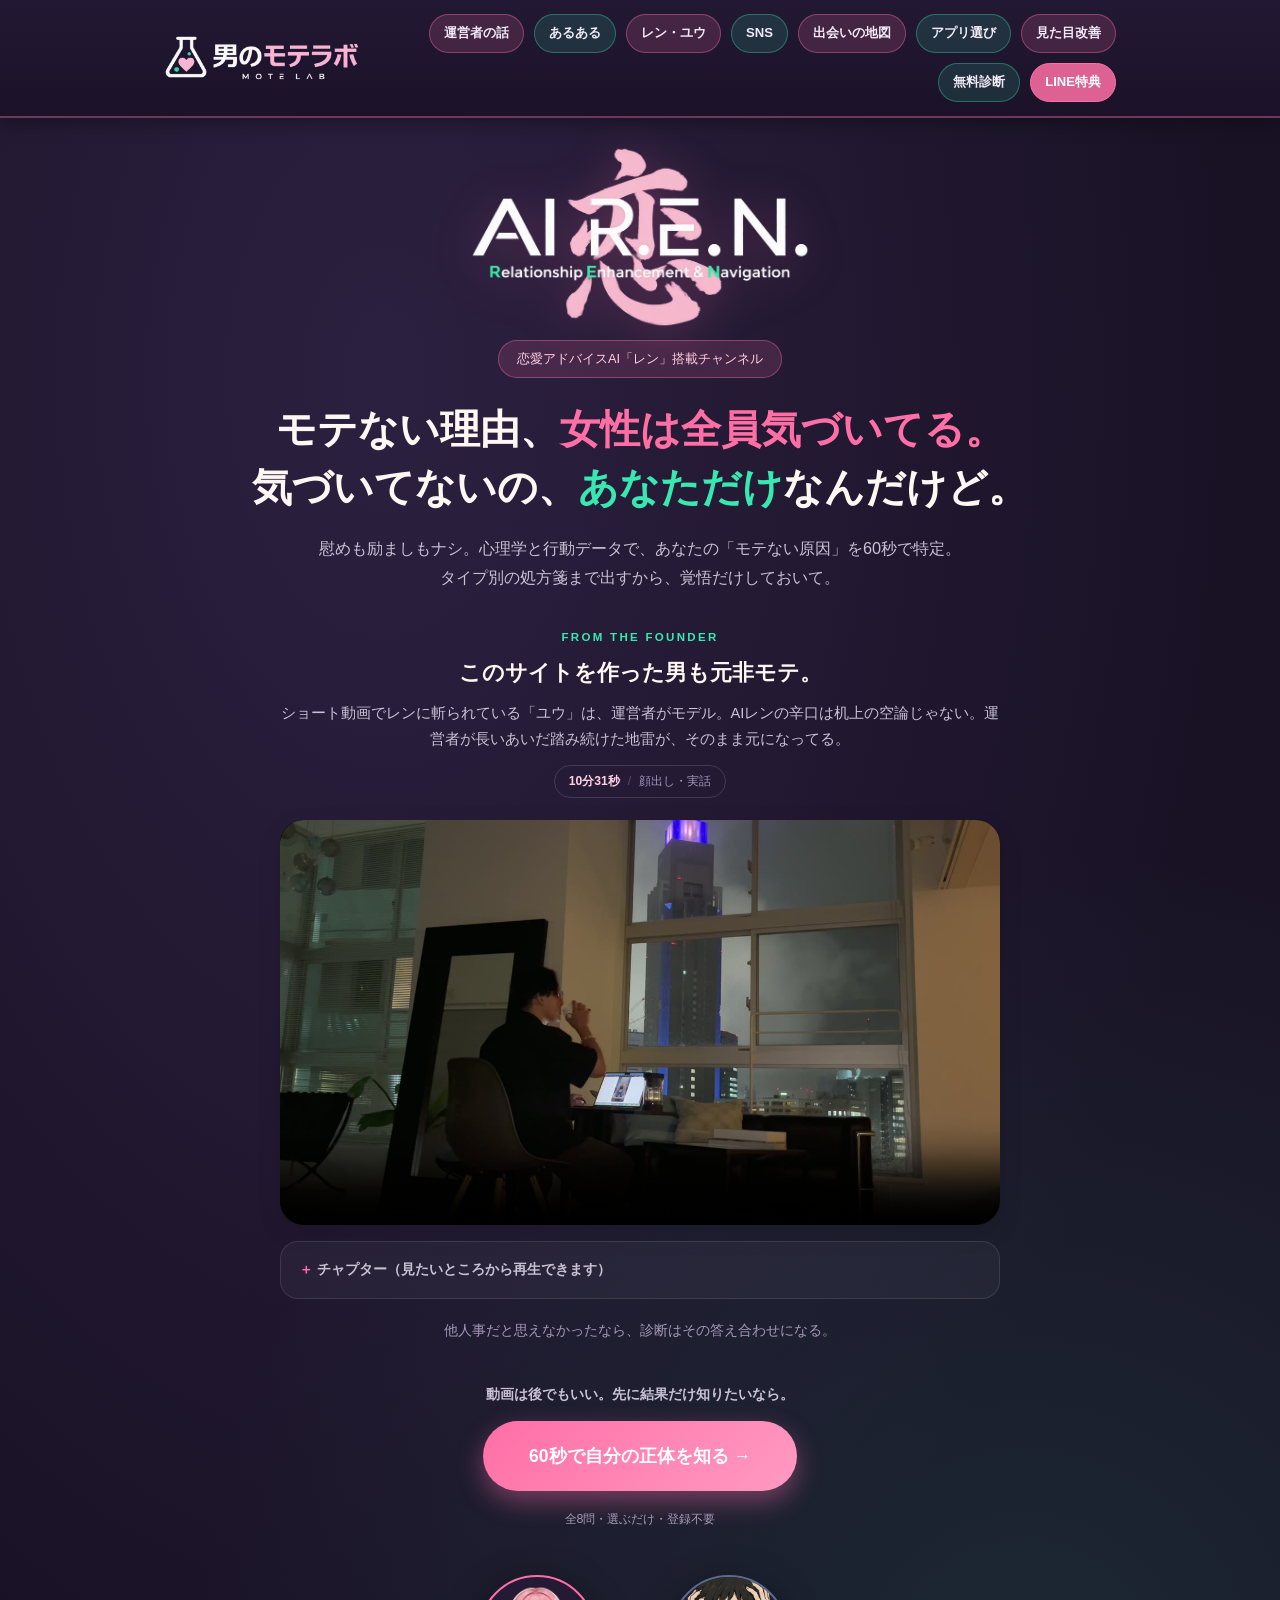
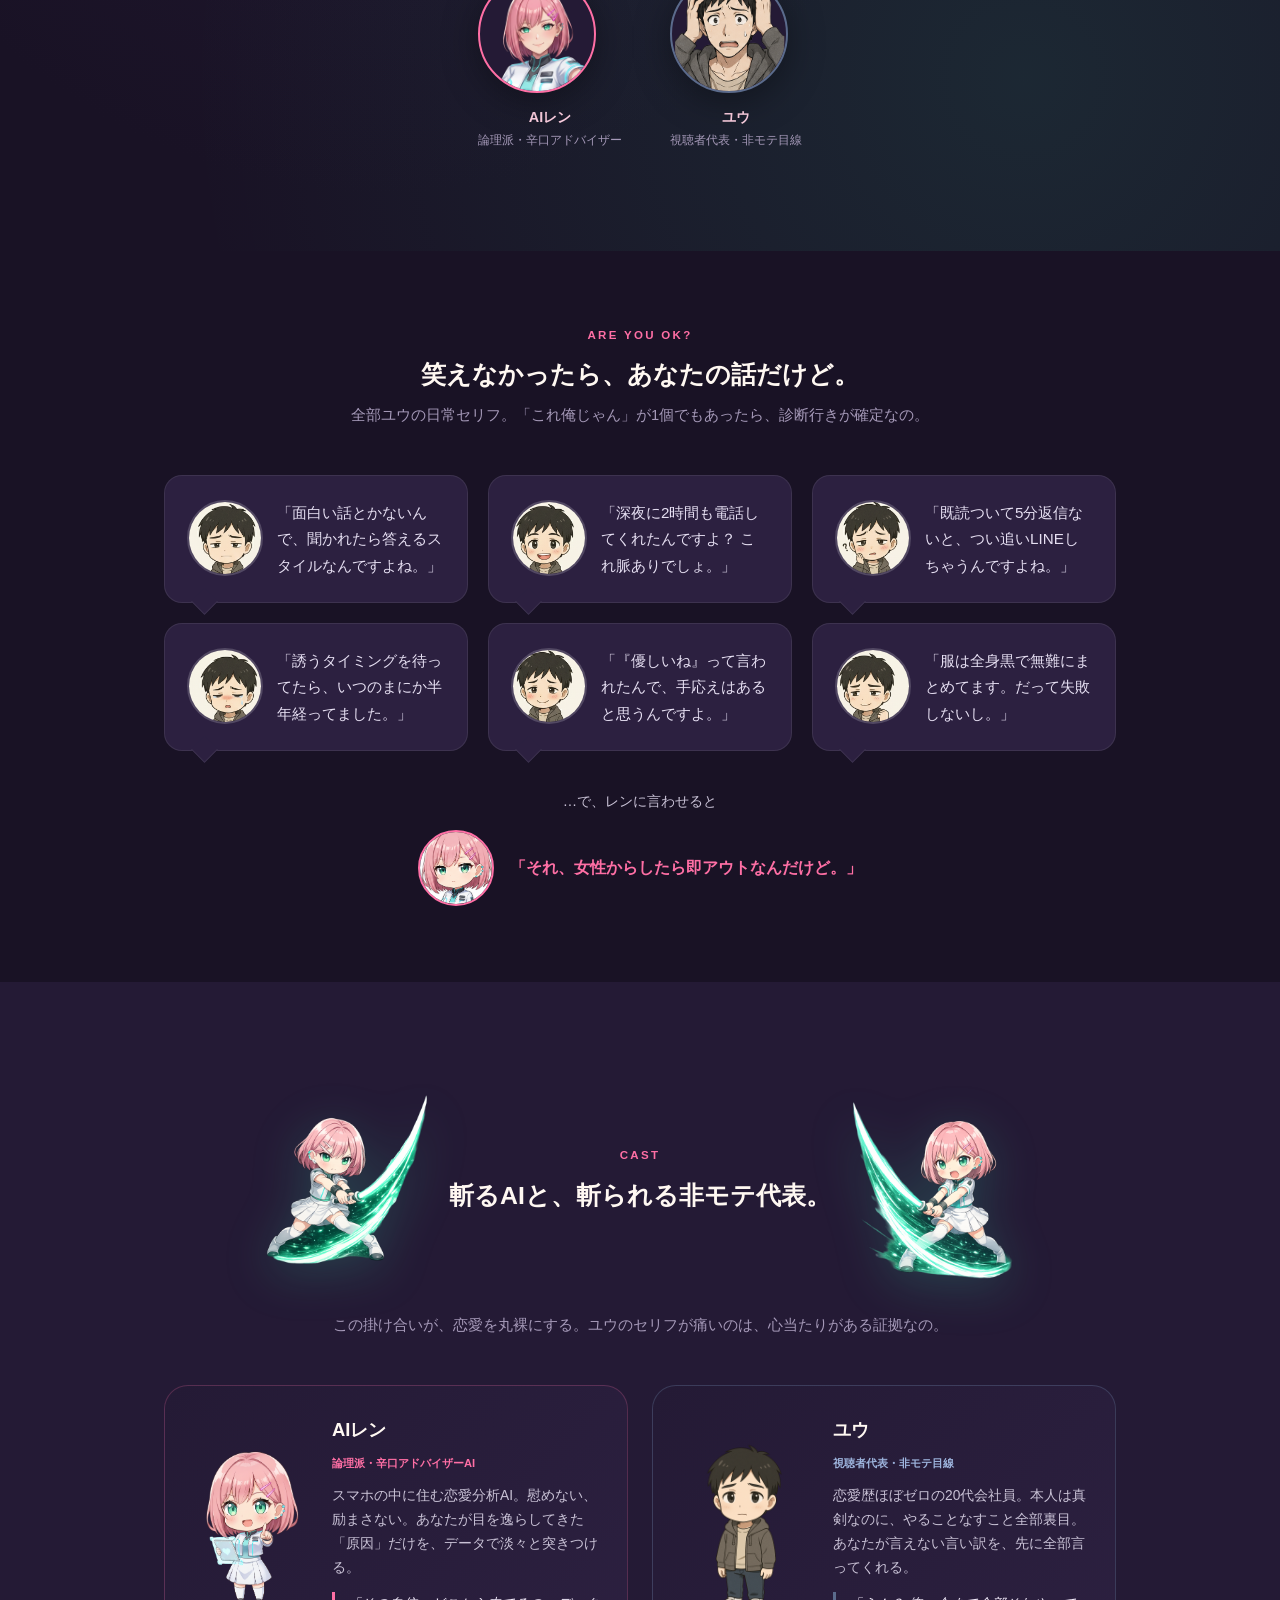
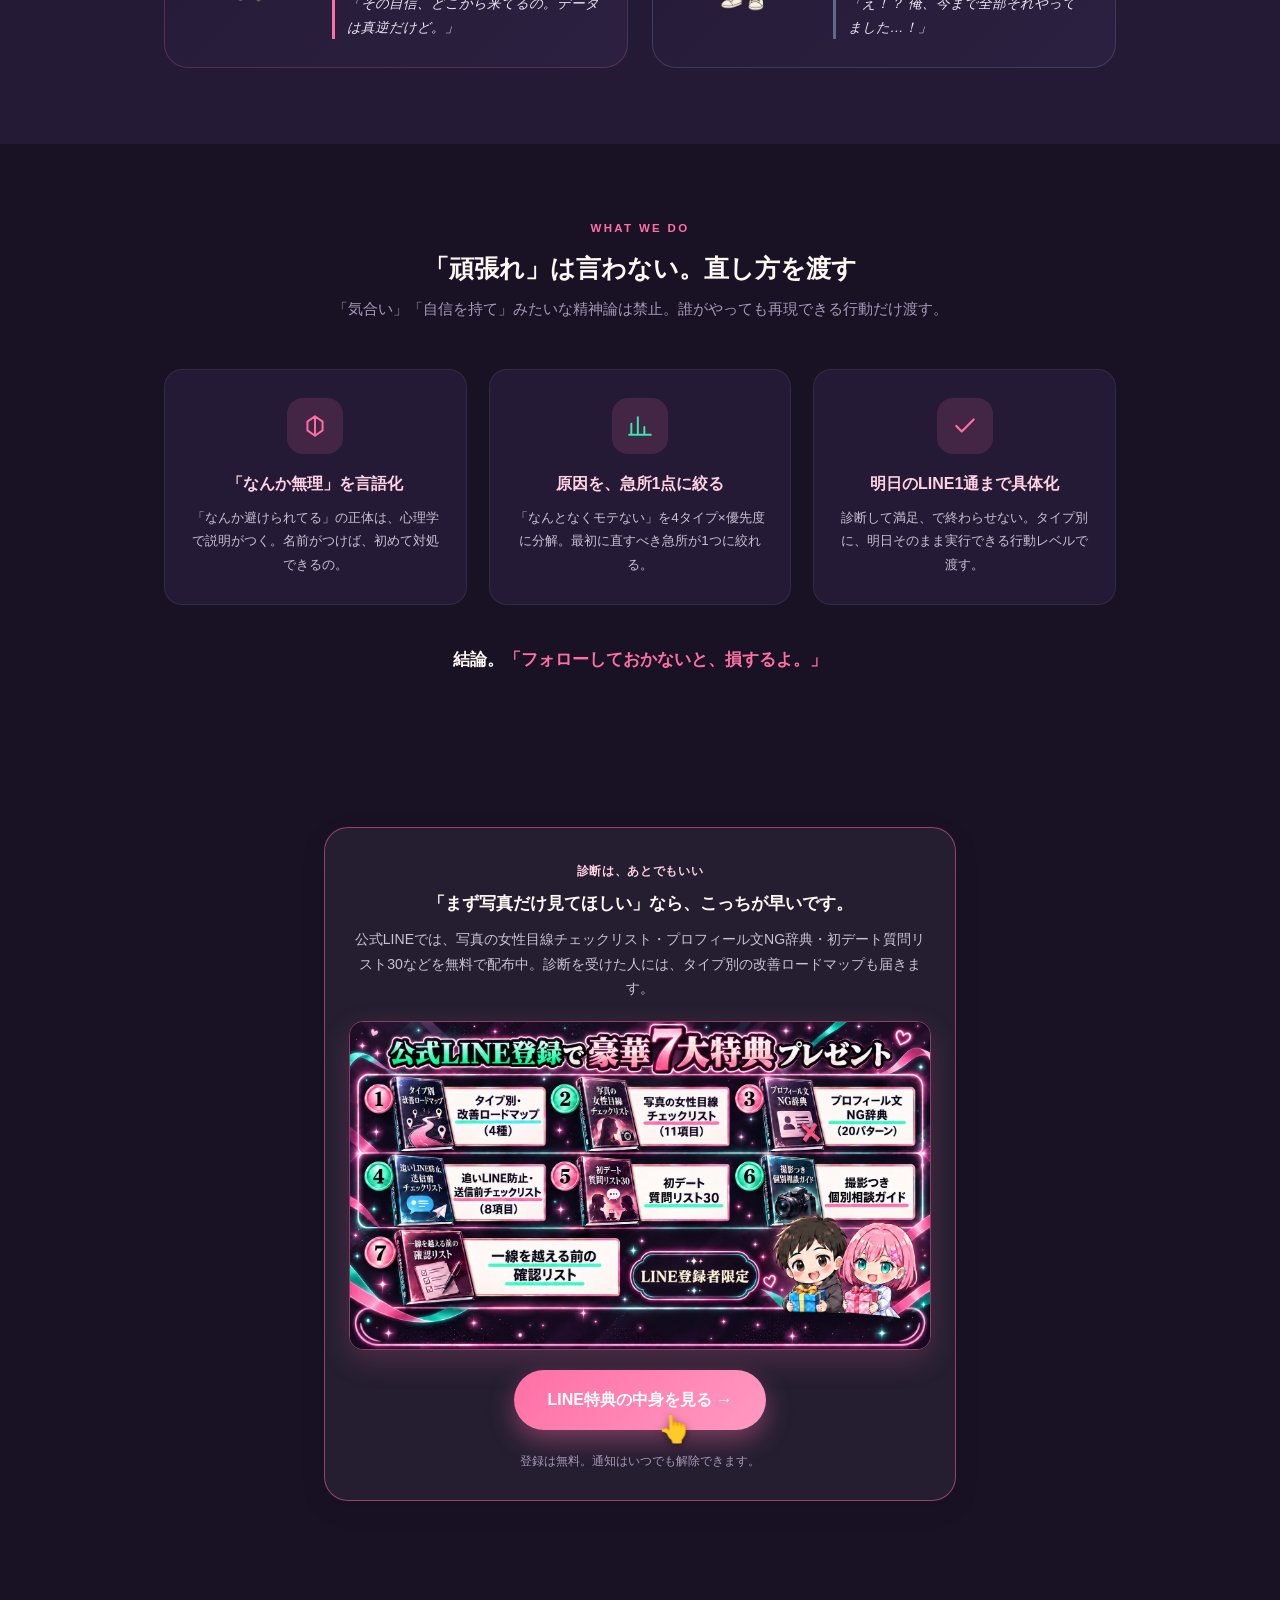
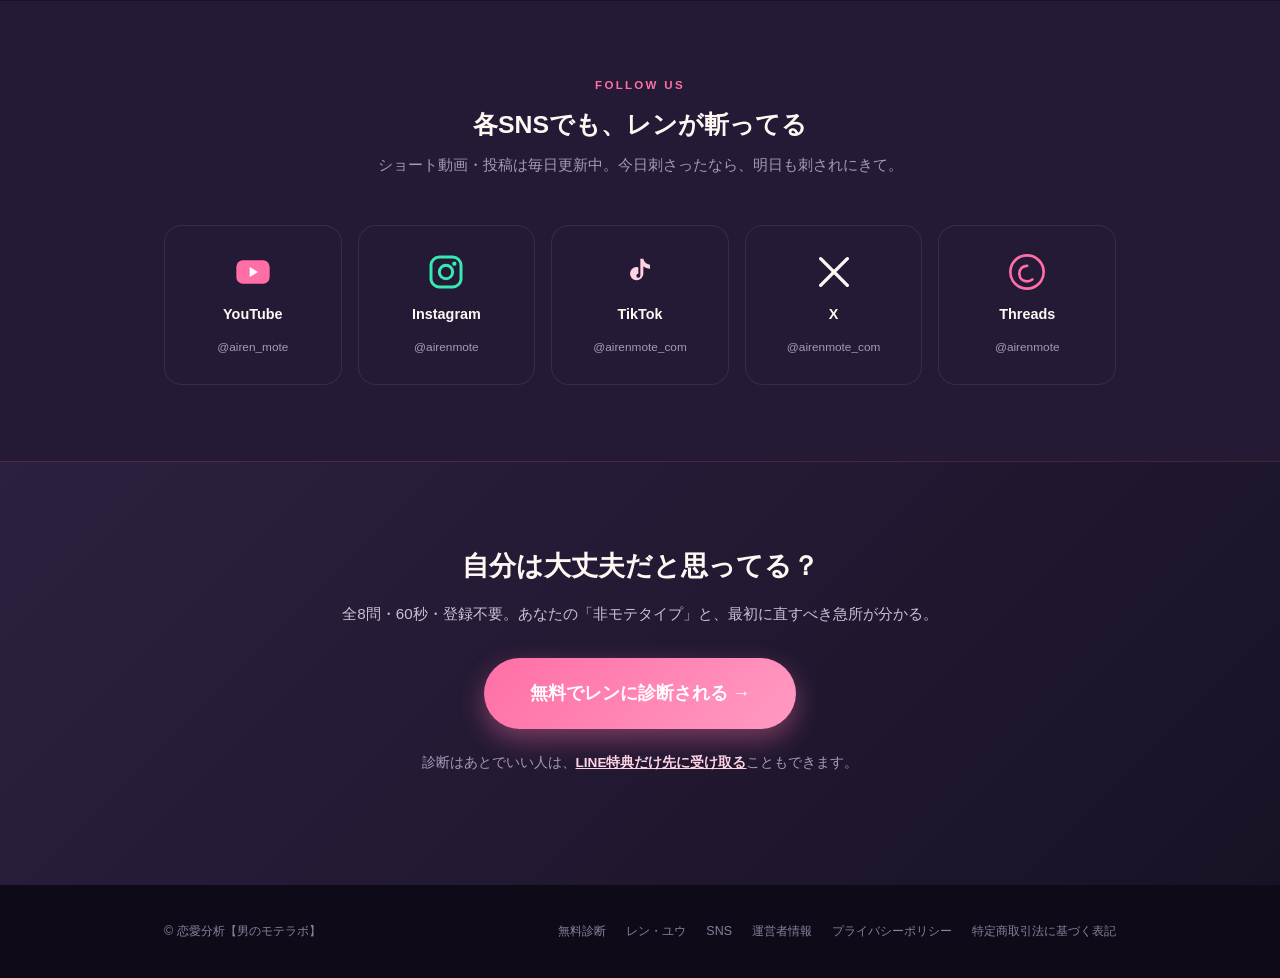
<file: index.html>
<!DOCTYPE html>
<html lang="ja">
<head>
<meta charset="UTF-8">
<meta name="viewport" content="width=device-width, initial-scale=1.0">
<title>恋愛分析【男のモテラボ】AIレン｜その非モテ、60秒でズバッと診断</title>
<link rel="canonical" href="https://airenmote.com/">
<meta name="description" content="心理学・行動科学ベースで「なぜモテないか」を言語化。AIレンが辛口で診断・改善アクションまでナビゲート。まずは60秒の無料診断から。">
<link rel="stylesheet" href="style.css?v=20260926b">
<link rel="icon" href="/favicon.ico" sizes="48x48">
<link rel="icon" href="/favicon-96x96.png" type="image/png" sizes="96x96">
<link rel="apple-touch-icon" href="/apple-touch-icon.png">
<link rel="manifest" href="/site.webmanifest">
<meta name="theme-color" content="#191225">
<style>
/* ===== メニューの「押せます」ヒント（2026-10-03）===== */
.nav-links{ position:relative; }
/* 指アイコンを末尾に足すため、LINE特典の色指定を :last-of-type でも当てる（style.css の :last-child と同じ値） */
.nav-links a:last-of-type{ background:rgba(255,111,165,.85); border:1px solid var(--c-pink); color:#fff; }
.nav-links a:last-of-type:hover{ background:rgba(255,111,165,.35); color:#fff; }
.nav-links a{ position:relative; overflow:hidden; }
.nav-links a.nav-hint{ animation:navPop .55s ease-out; box-shadow:0 0 0 2px rgba(255,255,255,.55), 0 0 16px rgba(255,111,165,.75); color:#fff; }
.nav-links a.nav-hint::after{ content:""; position:absolute; top:0; bottom:0; left:-60%; width:50%; background:linear-gradient(110deg,transparent,rgba(255,255,255,.6),transparent); animation:navShine .55s ease-out forwards; pointer-events:none; }
@keyframes navPop{ 0%{ transform:scale(1); } 35%{ transform:scale(1.09); } 100%{ transform:scale(1); } }
@keyframes navShine{ to{ left:120%; } }
.nav-finger{ position:absolute; z-index:60; left:0; top:0; font-size:22px; line-height:1; pointer-events:none; opacity:0; filter:drop-shadow(0 2px 4px rgba(0,0,0,.55)); transition:left .32s ease, top .32s ease, opacity .3s; }
.nav-finger.on{ opacity:1; }
.nav-finger.tap{ animation:navTap .32s ease-out; }
@keyframes navTap{ 0%{ transform:translateY(0); } 45%{ transform:translateY(-6px) scale(.9); } 100%{ transform:translateY(0); } }
@media (max-width:560px){ .nav-finger{ font-size:18px; } }
@media (prefers-reduced-motion: reduce){ .nav-finger{ display:none; } .nav-links a.nav-hint{ animation:none; } .nav-links a.nav-hint::after{ display:none; } }
</style>
</head>
<body>

<header class="site-header">
  <div class="container">
    <a href="/" class="logo logo-img" aria-label="男のモテラボ トップへ">
      <picture>
        <source srcset="images/logo-motelab.webp?v=20260926" type="image/webp">
        <img src="images/logo-motelab.png?v=20260926" alt="男のモテラボ MOTE LAB" width="640" height="150">
      </picture>
    </a>
    <nav class="nav-links">
      <a href="#video">運営者の話</a>
      <a href="#aruaru">あるある</a>
      <a href="#character">レン・ユウ</a>
      <a href="#sns">SNS</a>
      <a href="/deai-guide">出会いの地図</a>
      <a href="/apps">アプリ選び</a>
      <a href="/mitame">見た目改善</a>
      <a href="/diagnosis">無料診断</a>
      <a href="/line-tokuten">LINE特典</a>
    </nav>
  </div>
</header>

<!-- ヒーロー -->
<section class="hero hero--logo">
  <div class="container">
    <div class="hero-airen">
      <picture>
        <source srcset="images/logo-airen.webp?v=20260928" type="image/webp">
        <img src="images/logo-airen.png?v=20260928" alt="AI R.E.N. 恋 Relationship Enhancement &amp; Navigation" width="720" height="385">
      </picture>
    </div>
    <span class="tagline">恋愛アドバイスAI「レン」搭載チャンネル</span>
    <h1>モテない理由、<span class="accent">女性は全員気づいてる。</span><br>気づいてないの、<span class="em">あなただけ</span>なんだけど。</h1>
    <p class="sub">慰めも励ましもナシ。心理学と行動データで、あなたの「モテない原因」を60秒で特定。<br>タイプ別の処方箋まで出すから、覚悟だけしておいて。</p>

    <div class="hero-video" id="video">
      <div class="hero-video-head">
        <small>FROM THE FOUNDER</small>
        <h2>このサイトを作った男も元非モテ。</h2>
        <p class="hero-video-lead">ショート動画でレンに斬られている「ユウ」は、運営者がモデル。AIレンの辛口は机上の空論じゃない。運営者が長いあいだ踏み続けた地雷が、そのまま元になってる。</p>
        <p class="video-meta"><span class="video-dur">10分31秒</span><span class="video-sep">/</span>顔出し・実話</p>
      </div>

      <div class="video-embed">
        <video id="founderVideo" controls playsinline preload="none" poster="images/video-poster.jpg?v=20260915" title="運営者が語る、男のモテラボを作った理由">
          <source src="https://videos.airenmote.com/web-intro-720p-v2.mp4" type="video/mp4">
          お使いのブラウザは動画の再生に対応していません。
        </video>
      </div>

      <details class="video-chapters">
        <summary>チャプター（見たいところから再生できます）</summary>
        <ul id="chapterList">
          <li><button type="button" data-t="0">0:00</button><span>ごあいさつ／この動画で話すこと</span></li>
          <li><button type="button" data-t="140">2:20</button><span>① 私の敗北の歴史</span></li>
          <li><button type="button" data-t="254">4:14</button><span>② 戦歴と、今の実際の成果</span></li>
          <li><button type="button" data-t="330">5:30</button><span>運営者ユウのマッチングアプリの管理画面公開</span></li>
          <li><button type="button" data-t="408">6:48</button><span>③ 既存の恋愛サロン・学習コンテンツとの違い</span></li>
          <li><button type="button" data-t="568">9:28</button><span>モテラボとAIレンが目指すもの</span></li>
          <li><button type="button" data-t="592">9:52</button><span>まずは無料60秒診断から</span></li>
        </ul>
      </details>

      <p class="video-note">他人事だと思えなかったなら、診断はその答え合わせになる。</p>
    </div>

    <p class="hero-fork-label">動画は後でもいい。先に結果だけ知りたいなら。</p>
    <div class="hero-cta">
      <a href="/diagnosis" class="btn-primary big">60秒で自分の正体を知る →</a>
    </div>
    <p class="hero-note">全8問・選ぶだけ・登録不要</p>

    <div class="hero-avatars">
      <div class="avatar-card">
        <img src="images/ren-avatar.png" alt="AIレン" class="avatar-img">
        <div class="avatar-name">AIレン</div>
        <div class="avatar-role">論理派・辛口アドバイザー</div>
      </div>
      <div class="avatar-card">
        <img src="images/yuu-avatar.png" alt="ユウ" class="avatar-img">
        <div class="avatar-name">ユウ</div>
        <div class="avatar-role">視聴者代表・非モテ目線</div>
      </div>
    </div>
  </div>
</section>

<!-- あるある(共感) -->
<section class="section" id="aruaru">
  <div class="container">
    <div class="section-title"><small>ARE YOU OK?</small>笑えなかったら、あなたの話だけど。</div>
    <p class="section-lead">全部ユウの日常セリフ。「これ俺じゃん」が1個でもあったら、診断行きが確定なの。</p>
    <div class="speech-grid">
      <div class="speech-bubble">
        <img class="bubble-face" src="images/yuu-face1.png" alt="ユウ">
        <p>「面白い話とかないんで、聞かれたら答えるスタイルなんですよね。」</p>
      </div>
      <div class="speech-bubble">
        <img class="bubble-face" src="images/yuu-face2.png" alt="ユウ">
        <p>「深夜に2時間も電話してくれたんですよ？ これ脈ありでしょ。」</p>
      </div>
      <div class="speech-bubble">
        <img class="bubble-face" src="images/yuu-face3.png" alt="ユウ">
        <p>「既読ついて5分返信ないと、つい追いLINEしちゃうんですよね。」</p>
      </div>
      <div class="speech-bubble">
        <img class="bubble-face" src="images/yuu-face4.png" alt="ユウ">
        <p>「誘うタイミングを待ってたら、いつのまにか半年経ってました。」</p>
      </div>
      <div class="speech-bubble">
        <img class="bubble-face" src="images/yuu-face5.png" alt="ユウ">
        <p>「『優しいね』って言われたんで、手応えはあると思うんですよ。」</p>
      </div>
      <div class="speech-bubble">
        <img class="bubble-face" src="images/yuu-face6.png" alt="ユウ">
        <p>「服は全身黒で無難にまとめてます。だって失敗しないし。」</p>
      </div>
    </div>
    <p class="aruaru-foot">…で、レンに言わせると</p>
    <div class="aruaru-ren">
      <img class="bubble-face ren" src="images/ren-face.png" alt="AIレン">
      <b>「それ、女性からしたら即アウトなんだけど。」</b>
    </div>
  </div>
</section>

<!-- キャラ紹介 -->
<section class="section section-alt" id="character">
  <div class="container">
    <div class="cast-title-row">
      <img class="cast-deco" src="images/ren-slash-right.png" alt="">
      <div class="section-title"><small>CAST</small>斬るAIと、斬られる非モテ代表。</div>
      <img class="cast-deco" src="images/ren-slash-left.png" alt="">
    </div>
    <p class="section-lead">この掛け合いが、恋愛を丸裸にする。ユウのセリフが痛いのは、心当たりがある証拠なの。</p>
    <div class="char-grid">
      <div class="char-card">
        <img src="images/ren-chibi.png" alt="AIレン" class="char-card-img">
        <div>
          <h3>AIレン</h3>
          <span class="tag">論理派・辛口アドバイザーAI</span>
          <p>スマホの中に住む恋愛分析AI。慰めない、励まさない。あなたが目を逸らしてきた「原因」だけを、データで淡々と突きつける。</p>
          <p class="quote">「その自信、どこから来てるの。データは真逆だけど。」</p>
        </div>
      </div>
      <div class="char-card yuu">
        <img src="images/yuu-chibi.png" alt="ユウ" class="char-card-img">
        <div>
          <h3>ユウ</h3>
          <span class="tag">視聴者代表・非モテ目線</span>
          <p>恋愛歴ほぼゼロの20代会社員。本人は真剣なのに、やることなすこと全部裏目。あなたが言えない言い訳を、先に全部言ってくれる。</p>
          <p class="quote">「え！？ 俺、今まで全部それやってました…！」</p>
        </div>
      </div>
    </div>
  </div>
</section>

<!-- 提供価値 -->
<section class="section" id="value">
  <div class="container">
    <div class="section-title"><small>WHAT WE DO</small>「頑張れ」は言わない。直し方を渡す</div>
    <p class="section-lead">「気合い」「自信を持て」みたいな精神論は禁止。誰がやっても再現できる行動だけ渡す。</p>
    <div class="value-grid">
      <div class="value-item">
        <div class="ico">
          <svg width="26" height="26" viewBox="0 0 24 24" fill="none"><path d="M12 3v18M5 8l7-5 7 5M5 8v8l7 5 7-5V8" stroke="#ff6fa5" stroke-width="1.8" stroke-linejoin="round" stroke-linecap="round"/></svg>
        </div>
        <h4>「なんか無理」を言語化</h4>
        <p>「なんか避けられてる」の正体は、心理学で説明がつく。名前がつけば、初めて対処できるの。</p>
      </div>
      <div class="value-item">
        <div class="ico">
          <svg width="26" height="26" viewBox="0 0 24 24" fill="none"><path d="M4 20V10M10 20V4M16 20v-7M22 20H2" stroke="#37e8b0" stroke-width="1.8" stroke-linecap="round"/></svg>
        </div>
        <h4>原因を、急所1点に絞る</h4>
        <p>「なんとなくモテない」を4タイプ×優先度に分解。最初に直すべき急所が1つに絞れる。</p>
      </div>
      <div class="value-item">
        <div class="ico">
          <svg width="26" height="26" viewBox="0 0 24 24" fill="none"><path d="M20 6L9 17l-5-5" stroke="#ff6fa5" stroke-width="2" stroke-linecap="round" stroke-linejoin="round"/></svg>
        </div>
        <h4>明日のLINE1通まで具体化</h4>
        <p>診断して満足、で終わらせない。タイプ別に、明日そのまま実行できる行動レベルで渡す。</p>
      </div>
    </div>
    <p class="value-quote">結論。<span>「フォローしておかないと、損するよ。」</span></p>
  </div>
</section>

<!-- LINE導線 -->
<section class="section">
  <div class="container narrow">
    <div class="line-cta on-dark">
      <span class="line-cta-tag">診断は、あとでもいい</span>
      <h3>「まず写真だけ見てほしい」なら、こっちが早いです。</h3>
      <p>公式LINEでは、写真の女性目線チェックリスト・プロフィール文NG辞典・初デート質問リスト30などを無料で配布中。診断を受けた人には、タイプ別の改善ロードマップも届きます。</p>
      <a href="/line-tokuten" class="tokuten-banner" aria-label="公式LINE登録で7大特典を受け取る">
        <picture>
          <source srcset="/images/line-tokuten-banner.webp" type="image/webp">
          <img src="/images/line-tokuten-banner.jpg" alt="公式LINE登録で豪華7大特典プレゼント" width="1672" height="941" loading="lazy" decoding="async">
        </picture>
      </a>
      <a href="/line-tokuten" class="btn-primary" data-hint="finger">LINE特典の中身を見る →</a>
      <p class="line-cta-note">登録は無料。通知はいつでも解除できます。</p>
    </div>
  </div>
</section>

<!-- SNSリンク -->
<section class="section section-alt" id="sns">
  <div class="container">
    <div class="section-title"><small>FOLLOW US</small>各SNSでも、レンが斬ってる</div>
    <p class="section-lead">ショート動画・投稿は毎日更新中。今日刺さったなら、明日も刺されにきて。</p>
    <div class="sns-grid" id="snsGrid">
      <a class="sns-card" href="#" data-sns="youtube" data-url="https://www.youtube.com/@airen_mote" target="_blank" rel="noopener">
        <svg class="sns-ico" viewBox="0 0 24 24" fill="none"><rect x="2" y="5" width="20" height="14" rx="4" fill="#ff6fa5"/><path d="M10 9l5 3-5 3V9z" fill="#fff"/></svg>
        <span class="sns-name">YouTube</span>
        <span class="sns-handle">@airen_mote</span>
      </a>
      <a class="sns-card" href="#" data-sns="instagram" data-url="https://instagram.com/airenmote" target="_blank" rel="noopener">
        <svg class="sns-ico" viewBox="0 0 24 24" fill="none"><rect x="3" y="3" width="18" height="18" rx="5" stroke="#37e8b0" stroke-width="1.8"/><circle cx="12" cy="12" r="4" stroke="#37e8b0" stroke-width="1.8"/><circle cx="17" cy="7" r="1.3" fill="#37e8b0"/></svg>
        <span class="sns-name">Instagram</span>
        <span class="sns-handle">@airenmote</span>
      </a>
      <a class="sns-card" href="#" data-sns="tiktok" data-url="https://www.tiktok.com/@airenmote_com" target="_blank" rel="noopener">
        <svg class="sns-ico" viewBox="0 0 24 24" fill="none"><path d="M14 4v9a4 4 0 1 1-3-3.9V13a1.2 1.2 0 1 0 1.2 1.2V4H14c.4 2 1.7 3.3 4 3.6V10c-1.5-.1-2.9-.6-4-1.5" fill="#ffd1e3"/></svg>
        <span class="sns-name">TikTok</span>
        <span class="sns-handle">@airenmote_com</span>
      </a>
      <a class="sns-card" href="#" data-sns="x" data-url="https://x.com/airenmote_com" target="_blank" rel="noopener">
        <svg class="sns-ico" viewBox="0 0 24 24" fill="none"><path d="M4 4l16 16M20 4L4 20" stroke="#fff8f2" stroke-width="2" stroke-linecap="round"/></svg>
        <span class="sns-name">X</span>
        <span class="sns-handle">@airenmote_com</span>
      </a>
      <a class="sns-card" href="#" data-sns="threads" data-url="https://www.threads.com/@airenmote" target="_blank" rel="noopener">
        <svg class="sns-ico" viewBox="0 0 24 24" fill="none"><path d="M12 2a10 10 0 1 0 0 20 10 10 0 0 0 0-20zm3.2 14.4c-.8.8-1.9 1.2-3.2 1.2-2.6 0-4.4-1.7-4.6-4.3-.1-1.5.4-2.8 1.3-3.7.8-.8 1.9-1.2 3.1-1.3.1 0 .2 0 .3 0" stroke="#ff6fa5" stroke-width="1.6" stroke-linecap="round" fill="none"/></svg>
        <span class="sns-name">Threads</span>
        <span class="sns-handle">@airenmote</span>
      </a>
    </div>
  </div>
</section>

<!-- CTAバンド -->
<section class="cta-band">
  <div class="container narrow">
    <h2>自分は大丈夫だと思ってる？</h2>
    <p>全8問・60秒・登録不要。あなたの「非モテタイプ」と、最初に直すべき急所が分かる。</p>
    <a href="/diagnosis" class="btn-primary big">無料でレンに診断される →</a>
    <p style="margin-top:22px; font-size:.85rem; color:var(--c-muted);">診断はあとでいい人は、<a href="/line-tokuten" style="color:var(--c-pink-light); text-decoration:underline; font-weight:800;">LINE特典だけ先に受け取る</a>こともできます。</p>
  </div>
</section>

<footer class="site-footer">
  <div class="container">
    <div>© 恋愛分析【男のモテラボ】</div>
    <div class="foot-links">
      <a href="/diagnosis">無料診断</a>
      <a href="#character">レン・ユウ</a>
      <a href="#sns">SNS</a>
      <a href="/about">運営者情報</a>
      <a href="/privacy">プライバシーポリシー</a>
      <a href="/tokushoho">特定商取引法に基づく表記</a>
    </div>
  </div>
</footer>

<script>
  // SNSリンクは data-url に実URLを差し込むだけで有効化される構造
  document.querySelectorAll('#snsGrid .sns-card').forEach(function(el){
    var url = el.getAttribute('data-url');
    if(url){ el.setAttribute('href', url); }
  });

  // チャプター：クリックでその時間から再生
  (function(){
    var v = document.getElementById('founderVideo');
    var list = document.getElementById('chapterList');
    if(!v || !list) return;
    list.addEventListener('click', function(e){
      var b = e.target.closest('button[data-t]');
      if(!b) return;
      var t = parseFloat(b.getAttribute('data-t'));
      if(v.readyState === 0){ v.load(); }
      var seek = function(){ v.currentTime = t; v.play().catch(function(){}); };
      if(v.readyState >= 1){ seek(); }
      else { v.addEventListener('loadedmetadata', seek, { once:true }); }
      v.scrollIntoView({ behavior:'smooth', block:'center' });
    });
  })();
</script>

<script>
/* メニューが押せることを知らせるヒント：指が順番にタップ＆ボタンが光る（2周で停止・操作したら即停止・1セッション1回） */
(function(){
  try{ if(window.matchMedia && matchMedia('(prefers-reduced-motion: reduce)').matches) return; }catch(e){}
  try{ if(sessionStorage.getItem('navHintShown')) return; }catch(e){}
  var nav=document.querySelector('.nav-links'); if(!nav) return;
  var links=[].slice.call(nav.querySelectorAll('a')); if(!links.length) return;
  var finger=document.createElement('span'); finger.className='nav-finger'; finger.setAttribute('aria-hidden','true'); finger.textContent='👆';
  nav.appendChild(finger);
  var i=0, cycles=2, timer=null, stopped=false;
  function clear(){ links.forEach(function(a){ a.classList.remove('nav-hint'); }); }
  function stop(){ if(stopped) return; stopped=true; clearTimeout(timer); clear(); finger.classList.remove('on');
    setTimeout(function(){ if(finger.parentNode) finger.parentNode.removeChild(finger); },400);
    ['scroll','pointerdown','keydown','touchstart'].forEach(function(t){ window.removeEventListener(t,onUser,true); }); }
  function onUser(e){ if(e.type==='scroll' && window.scrollY<40) return; stop(); }
  function step(){
    if(stopped) return;
    if(i>=links.length*cycles){ stop(); return; }
    var a=links[i%links.length]; clear();
    finger.style.left=(a.offsetLeft+a.offsetWidth/2-9)+'px';
    finger.style.top=(a.offsetTop+a.offsetHeight-8)+'px';
    finger.classList.add('on');
    setTimeout(function(){ if(stopped) return; void a.offsetWidth; a.classList.add('nav-hint'); finger.classList.remove('tap'); void finger.offsetWidth; finger.classList.add('tap'); },320);
    i++; timer=setTimeout(step,700);
  }
  ['scroll','pointerdown','keydown','touchstart'].forEach(function(t){ window.addEventListener(t,onUser,{capture:true,passive:true}); });
  timer=setTimeout(function(){ try{ sessionStorage.setItem('navHintShown','1'); }catch(e){} step(); },1200);
})();
</script>
<script src="cta-hint.js?v=20261003" defer></script>
<script src="analytics.js?v=20260916" defer></script>
</body>
</html>
</file>
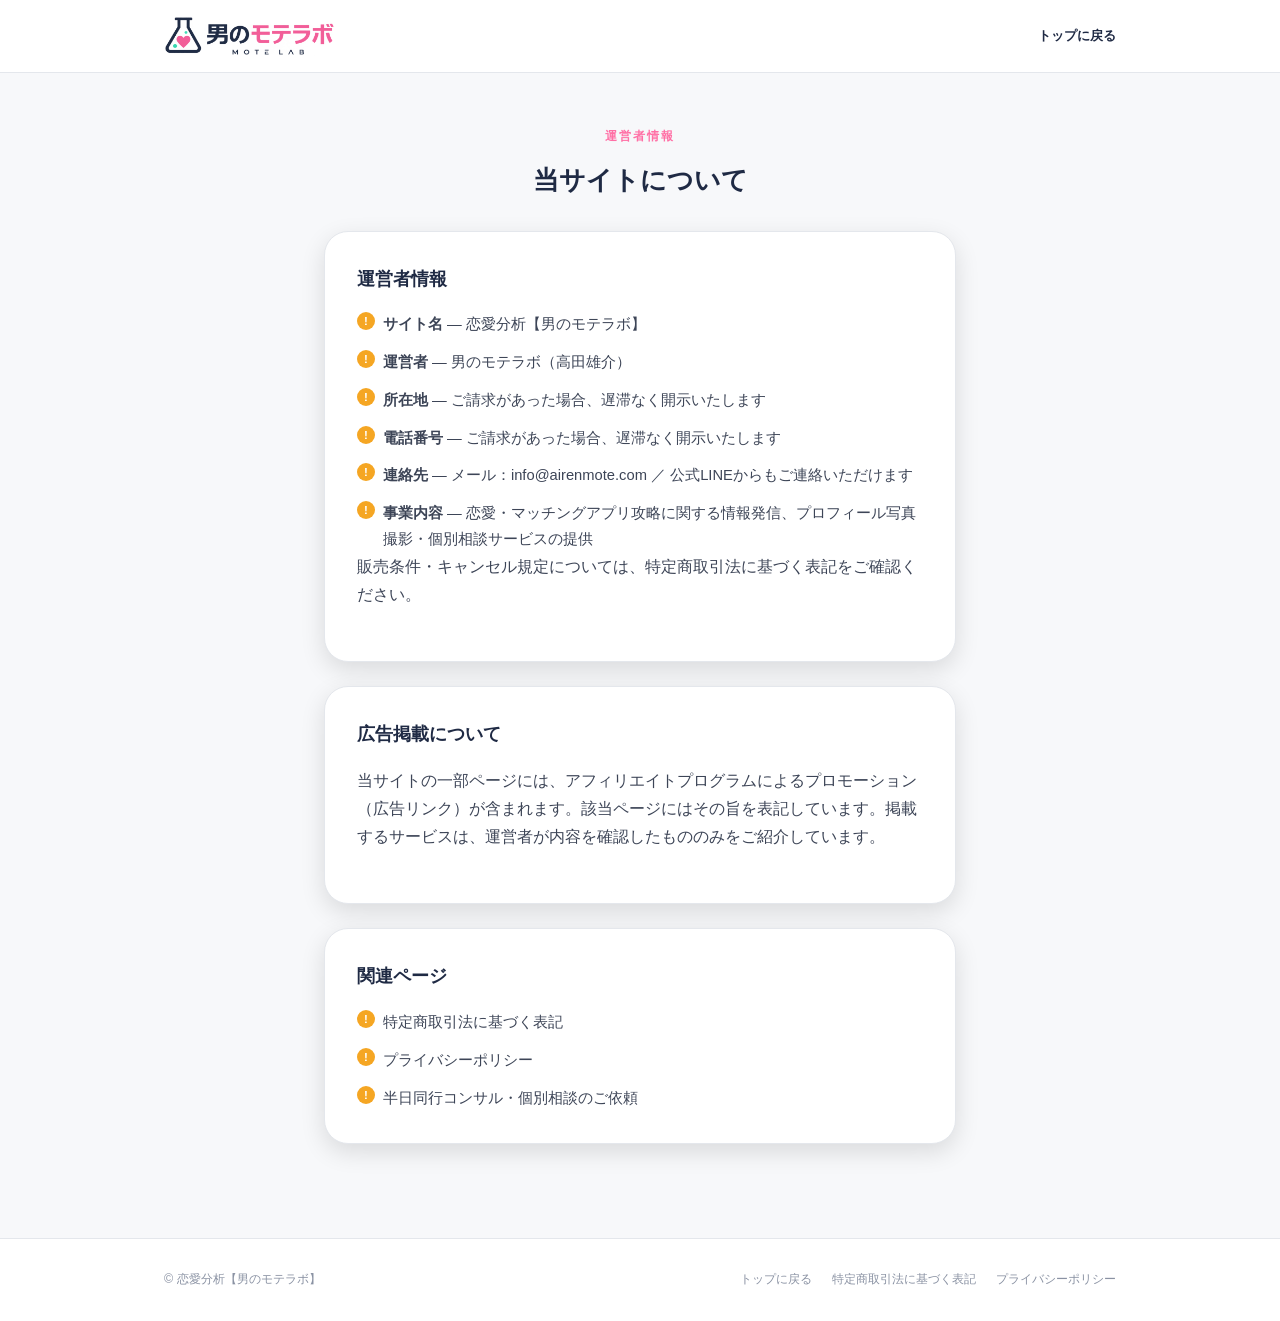
<file: about.html>
<!DOCTYPE html>
<html lang="ja">
<head>
<meta charset="UTF-8">
<meta name="viewport" content="width=device-width, initial-scale=1.0">
<title>運営者情報｜恋愛分析【男のモテラボ】AIレン</title>
<link rel="canonical" href="https://airenmote.com/about">
<meta name="description" content="恋愛分析【男のモテラボ】の運営者情報。運営元・連絡先・事業内容のご案内。">
<link rel="stylesheet" href="style.css?v=20260926b">
<link rel="icon" href="/favicon.ico" sizes="48x48">
<link rel="icon" href="/favicon-96x96.png" type="image/png" sizes="96x96">
<link rel="apple-touch-icon" href="/apple-touch-icon.png">
<link rel="manifest" href="/site.webmanifest">
</head>
<body class="result-body">

<header class="result-header">
  <div class="container">
    <a href="/" class="logo-r logo-img" aria-label="男のモテラボ トップへ">
      <picture>
        <source srcset="images/logo-motelab-navy.webp?v=20260926" type="image/webp">
        <img src="images/logo-motelab-navy.png?v=20260926" alt="男のモテラボ MOTE LAB" width="640" height="150">
      </picture>
    </a>
    <a href="/" class="link-r">トップに戻る</a>
  </div>
</header>

<main class="result-main">
  <div class="container narrow">

    <section class="result-hero">
      <span class="result-eyebrow">運営者情報</span>
      <h1 class="result-type" style="font-size:1.6rem;">当サイトについて</h1>
    </section>

    <section class="result-card">
      <h2 class="result-h2">運営者情報</h2>
      <ul class="points-list">
        <li><b>サイト名</b> — 恋愛分析【男のモテラボ】</li>
        <li><b>運営者</b> — 男のモテラボ（高田雄介）</li>
        <li><b>所在地</b> — ご請求があった場合、遅滞なく開示いたします</li>
        <li><b>電話番号</b> — ご請求があった場合、遅滞なく開示いたします</li>
        <li><b>連絡先</b> — メール：<!--email_off-->info@airenmote.com<!--/email_off--> ／ <a href="/line-tokuten">公式LINE</a>からもご連絡いただけます</li>
        <li><b>事業内容</b> — 恋愛・マッチングアプリ攻略に関する情報発信、プロフィール写真撮影・個別相談サービスの提供</li>
      </ul>
      <p class="result-lead">販売条件・キャンセル規定については、<a href="/tokushoho">特定商取引法に基づく表記</a>をご確認ください。</p>
    </section>

    <section class="result-card">
      <h2 class="result-h2">広告掲載について</h2>
      <p class="result-lead">当サイトの一部ページには、アフィリエイトプログラムによるプロモーション（広告リンク）が含まれます。該当ページにはその旨を表記しています。掲載するサービスは、運営者が内容を確認したもののみをご紹介しています。</p>
    </section>

    <section class="result-card">
      <h2 class="result-h2">関連ページ</h2>
      <ul class="points-list">
        <li><a href="/tokushoho">特定商取引法に基づく表記</a></li>
        <li><a href="/privacy">プライバシーポリシー</a></li>
        <li><a href="/consultation">半日同行コンサル・個別相談のご依頼</a></li>
      </ul>
    </section>

  </div>
</main>

<footer class="result-footer">
  <div class="container">
    <div>© 恋愛分析【男のモテラボ】</div>
    <div class="foot-links">
      <a href="/">トップに戻る</a>
      <a href="/tokushoho">特定商取引法に基づく表記</a>
      <a href="/privacy">プライバシーポリシー</a>
    </div>
  </div>
</footer>

<script src="analytics.js?v=20260916" defer></script>
</body>
</html>
</file>
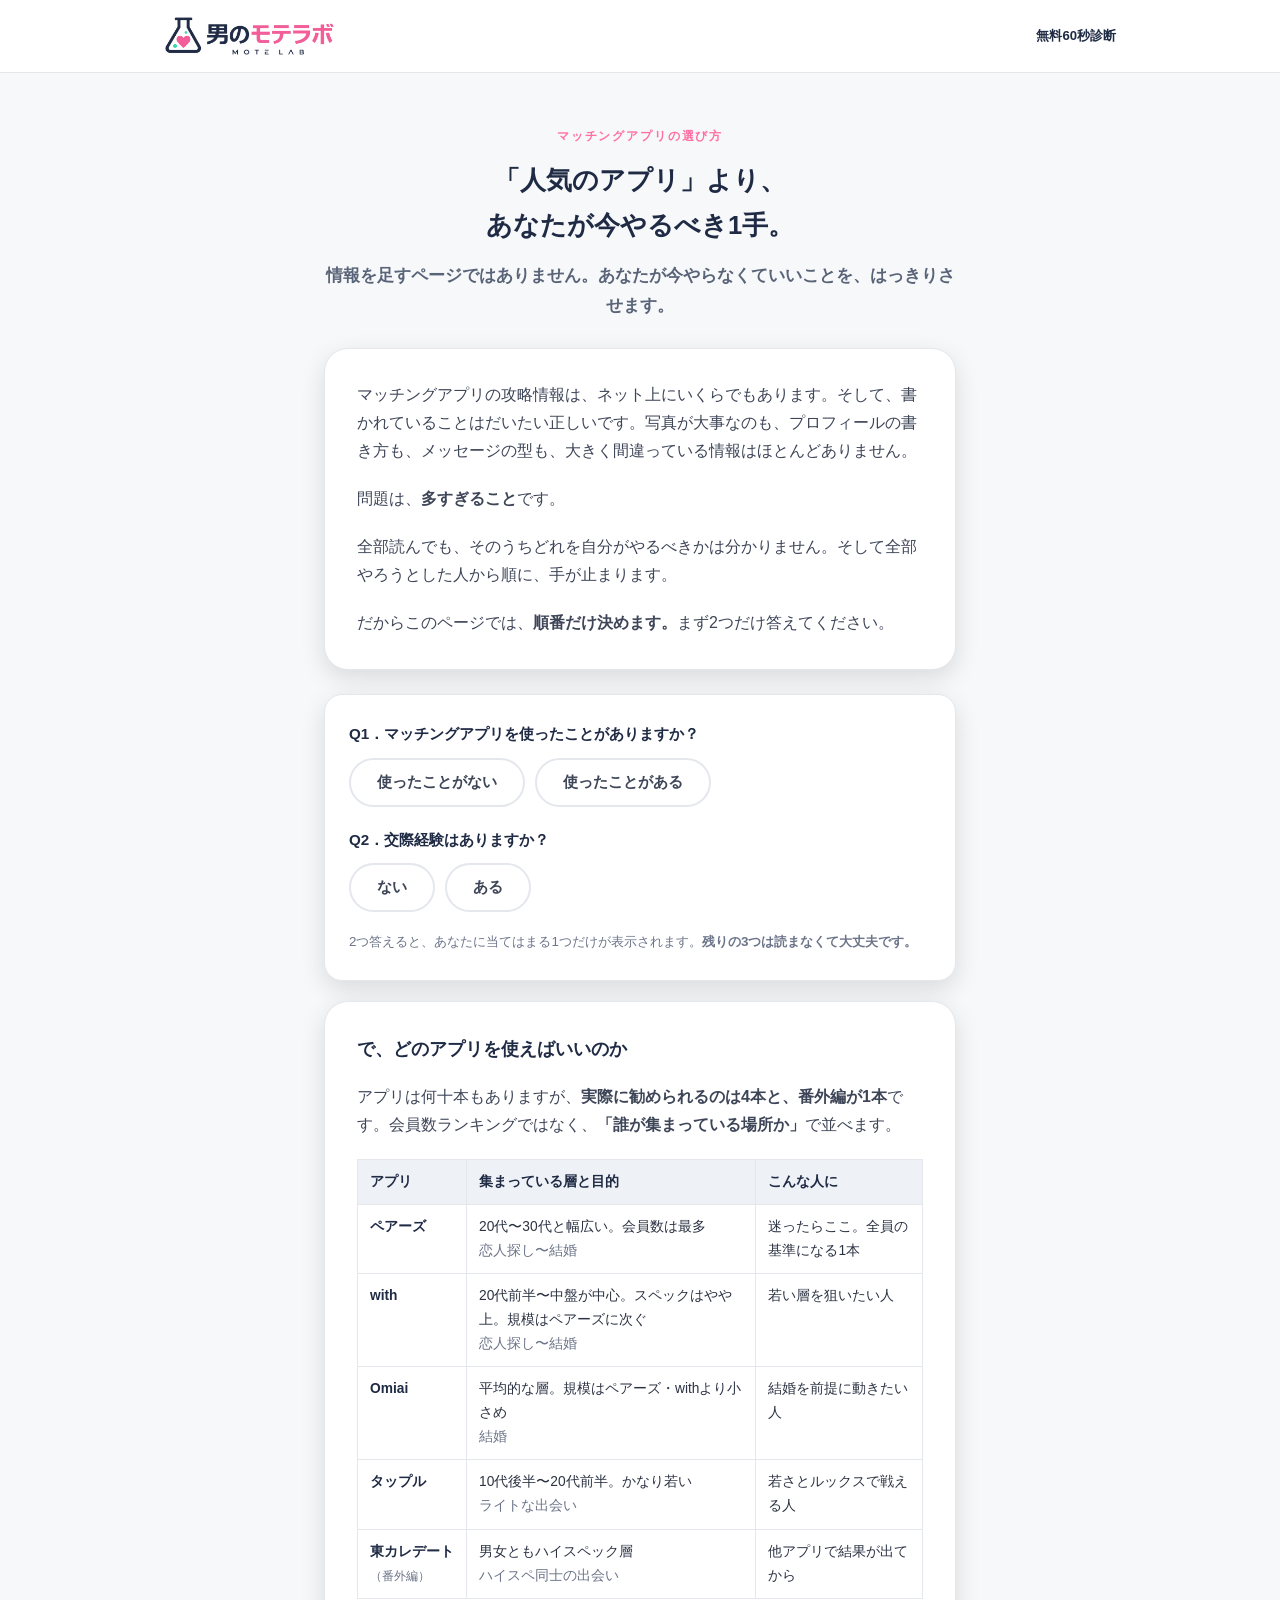
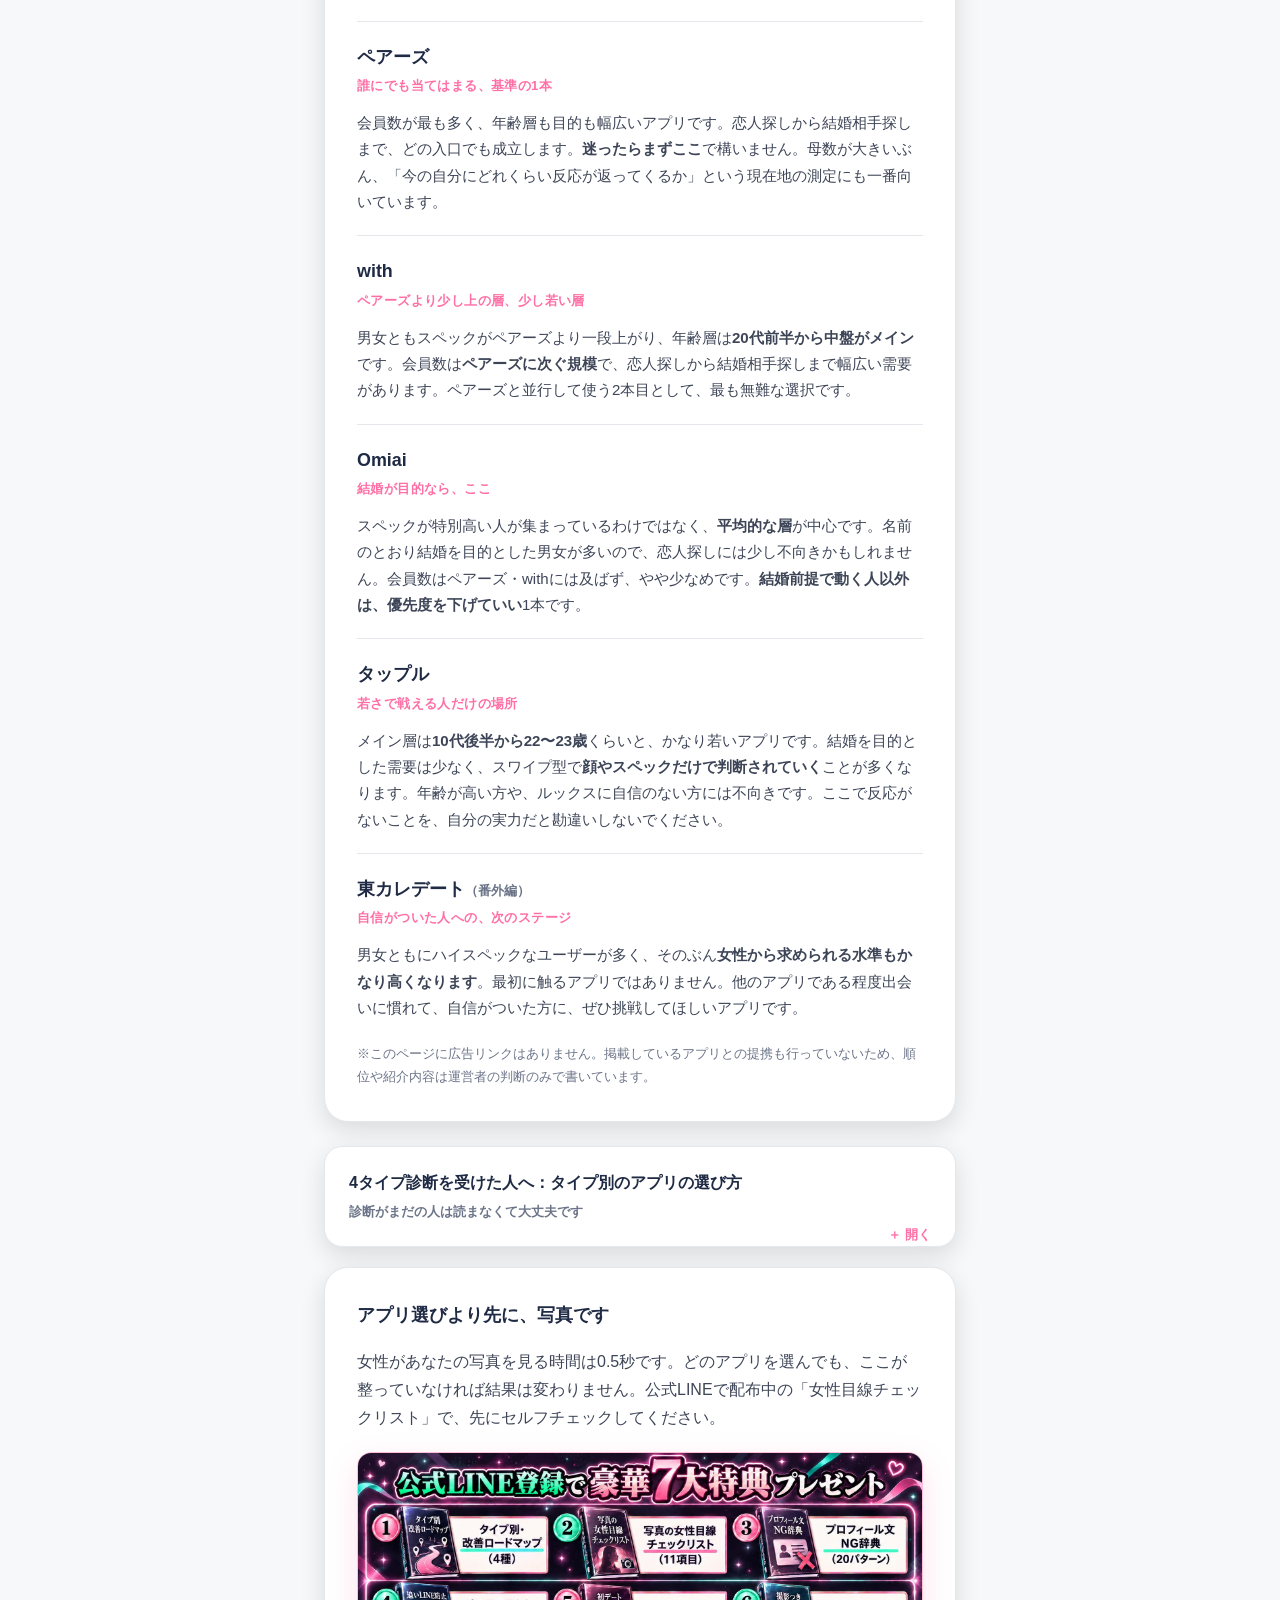
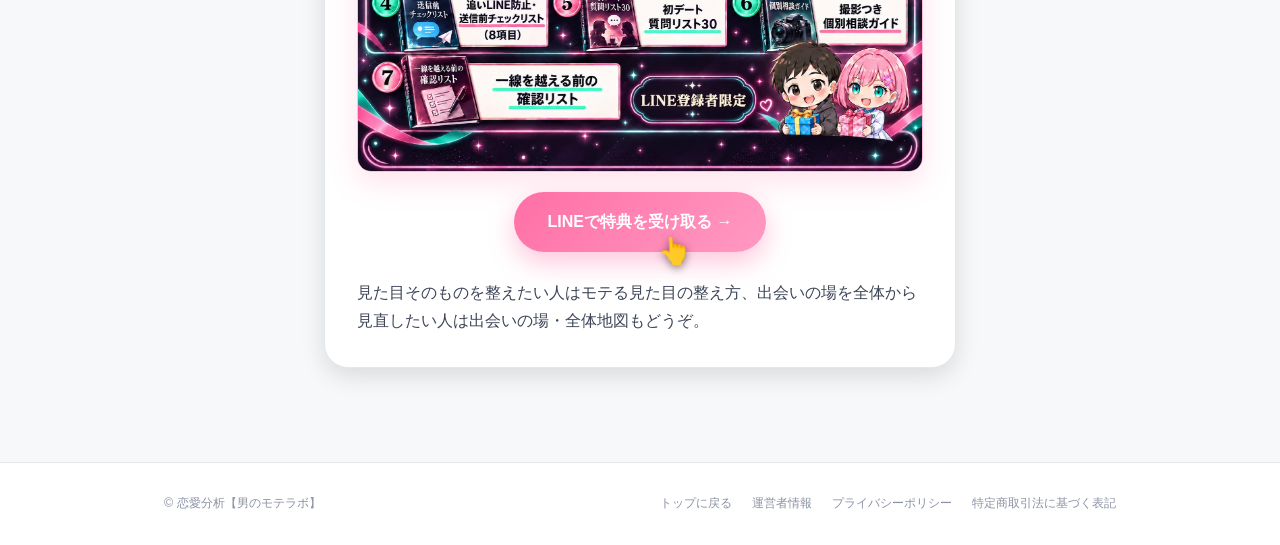
<file: apps.html>
<!DOCTYPE html>
<html lang="ja">
<head>
<meta charset="UTF-8">
<meta name="viewport" content="width=device-width, initial-scale=1.0">
<title>マッチングアプリの選び方｜今のあなたがやるべき1手【男のモテラボ】AIレン</title>
<link rel="canonical" href="https://airenmote.com/apps">
<meta name="description" content="人気ランキングではなく、アプリ経験と交際経験の2問から、今のあなたがやるべき1手を決めるページ。ペアーズ・with・Omiai・タップル・東カレデートの位置づけも解説します。">
<link rel="stylesheet" href="style.css?v=20260926b">
<link rel="icon" href="/favicon.ico" sizes="48x48">
<link rel="icon" href="/favicon-96x96.png" type="image/png" sizes="96x96">
<link rel="apple-touch-icon" href="/apple-touch-icon.png">
<link rel="manifest" href="/site.webmanifest">
<style>
  /* このページ専用（2問分岐・アプリ比較）。style.css には影響しない */
  .q-card{ background:var(--c-trust-card); border:1px solid var(--c-trust-line); border-radius:var(--radius); padding:26px 24px; margin-bottom:20px; box-shadow:var(--shadow-soft); }
  .q-block{ margin-bottom:20px; }
  .q-block:last-of-type{ margin-bottom:0; }
  .q-label{ font-size:.95rem; font-weight:900; color:var(--c-trust-navy); margin-bottom:10px; }
  .q-choices{ display:flex; gap:10px; flex-wrap:wrap; }
  .q-btn{
    border:2px solid var(--c-trust-line); background:#fff; color:#3d4557;
    font-weight:800; font-size:.95rem; padding:12px 26px; border-radius:999px;
    transition:.15s;
  }
  .q-btn:hover{ border-color:var(--c-trust-accent); color:var(--c-trust-accent); }
  .q-btn[aria-pressed="true"]{ background:var(--c-trust-accent); border-color:var(--c-trust-accent); color:#fff; }
  .q-hint{ font-size:.84rem; color:#6b7488; margin-top:18px; }
  .q-reset{ font-size:.8rem; font-weight:800; color:var(--c-trust-accent); text-decoration:underline; margin-top:14px; display:none; }
  .q-reset.on{ display:inline-block; }

  .box{ display:none; }
  .box.on{ display:block; }
  .box-tag{
    display:inline-block; font-size:.72rem; font-weight:900; letter-spacing:.04em;
    color:#fff; background:var(--c-trust-navy); border-radius:999px; padding:5px 14px; margin-bottom:14px;
  }
  .do-grid{ display:grid; grid-template-columns:1fr 1fr; gap:14px; margin:18px 0 4px; }
  .do-item{ border-radius:14px; padding:16px 18px; font-size:.9rem; }
  .do-yes{ background:rgba(47,191,133,.08); border:1px solid rgba(47,191,133,.35); }
  .do-no{ background:rgba(224,90,90,.06); border:1px solid rgba(224,90,90,.3); }
  .do-item h4{ font-size:.8rem; font-weight:900; margin-bottom:6px; letter-spacing:.03em; }
  .do-yes h4{ color:#1c8b60; }
  .do-no h4{ color:#c04a4a; }
  .do-item p{ color:#3d4557; }
  @media(max-width:640px){ .do-grid{ grid-template-columns:1fr; } }

  .exit{
    margin-top:20px; border-left:4px solid var(--c-trust-accent);
    background:#fdf3f7; border-radius:0 12px 12px 0; padding:16px 18px;
  }
  .exit h4{ font-size:.82rem; font-weight:900; color:var(--c-trust-accent); margin-bottom:6px; letter-spacing:.03em; }
  .exit p{ font-size:.92rem; color:#3d4557; margin-bottom:12px; }
  .exit .btn-primary, .exit .btn-outline{ display:inline-block; font-size:.88rem; padding:12px 22px; margin:0 8px 8px 0; }

  .tbl-wrap{ overflow-x:auto; -webkit-overflow-scrolling:touch; margin-bottom:22px; }
  table.cmp{ border-collapse:collapse; width:100%; min-width:520px; font-size:.86rem; }
  table.cmp th, table.cmp td{ border:1px solid var(--c-trust-line); padding:10px 12px; text-align:left; vertical-align:top; }
  table.cmp th{ background:#eef1f6; color:var(--c-trust-navy); font-weight:900; white-space:nowrap; }
  table.cmp td b{ color:var(--c-trust-navy); }
  table.cmp td:first-child{ white-space:nowrap; }

  .app-block{ border-top:1px solid var(--c-trust-line); padding-top:20px; margin-top:20px; }
  .app-block:first-of-type{ border-top:none; padding-top:0; margin-top:0; }
  .app-block p{ font-size:.94rem; color:#3d4557; margin-bottom:10px; }
  .app-block p.app-name{ font-size:1.12rem; font-weight:900; color:var(--c-trust-navy); margin-bottom:2px; }
  .app-block p.app-role{ font-size:.82rem; font-weight:900; color:var(--c-trust-accent); margin-bottom:12px; letter-spacing:.03em; }

  details.fold{ background:var(--c-trust-card); border:1px solid var(--c-trust-line); border-radius:var(--radius); box-shadow:var(--shadow-soft); margin-bottom:20px; }
  details.fold > summary{
    cursor:pointer; list-style:none; padding:22px 24px;
    font-size:1rem; font-weight:900; color:var(--c-trust-navy);
  }
  details.fold > summary::-webkit-details-marker{ display:none; }
  details.fold > summary::after{ content:"＋ 開く"; float:right; font-size:.8rem; color:var(--c-trust-accent); }
  details.fold[open] > summary::after{ content:"− 閉じる"; }
  details.fold > summary small{ display:block; font-size:.8rem; font-weight:700; color:#6b7488; margin-top:4px; }
  .fold-body{ padding:0 24px 24px; }
  .fold-body h3{ font-size:.98rem; color:var(--c-trust-navy); margin:20px 0 8px; }
  .fold-body p{ font-size:.92rem; color:#3d4557; }
  .no-ad{ font-size:.82rem; color:#6b7488; }
</style>
</head>
<body class="result-body">

<header class="result-header">
  <div class="container">
    <a href="/" class="logo-r logo-img" aria-label="男のモテラボ トップへ">
      <picture>
        <source srcset="images/logo-motelab-navy.webp?v=20260926" type="image/webp">
        <img src="images/logo-motelab-navy.png?v=20260926" alt="男のモテラボ MOTE LAB" width="640" height="150">
      </picture>
    </a>
    <a href="/diagnosis" class="link-r">無料60秒診断</a>
  </div>
</header>

<main class="result-main">
  <div class="container narrow">

    <section class="result-hero">
      <span class="result-eyebrow">マッチングアプリの選び方</span>
      <h1 class="result-type" style="font-size:1.6rem;">「人気のアプリ」より、<br>あなたが今やるべき1手。</h1>
      <p class="result-catch">情報を足すページではありません。あなたが今やらなくていいことを、はっきりさせます。</p>
    </section>

    <section class="result-card">
      <p class="result-lead">マッチングアプリの攻略情報は、ネット上にいくらでもあります。そして、書かれていることはだいたい正しいです。写真が大事なのも、プロフィールの書き方も、メッセージの型も、大きく間違っている情報はほとんどありません。</p>
      <p class="result-lead">問題は、<b>多すぎること</b>です。</p>
      <p class="result-lead">全部読んでも、そのうちどれを自分がやるべきかは分かりません。そして全部やろうとした人から順に、手が止まります。</p>
      <p class="result-lead" style="margin-bottom:0;">だからこのページでは、<b>順番だけ決めます。</b>まず2つだけ答えてください。</p>
    </section>

    <!-- ===== 2問分岐 ===== -->
    <section class="q-card" id="qCard">
      <div class="q-block">
        <p class="q-label">Q1．マッチングアプリを使ったことがありますか？</p>
        <div class="q-choices">
          <button type="button" class="q-btn" data-q="app" data-v="no" aria-pressed="false">使ったことがない</button>
          <button type="button" class="q-btn" data-q="app" data-v="yes" aria-pressed="false">使ったことがある</button>
        </div>
      </div>
      <div class="q-block">
        <p class="q-label">Q2．交際経験はありますか？</p>
        <div class="q-choices">
          <button type="button" class="q-btn" data-q="love" data-v="no" aria-pressed="false">ない</button>
          <button type="button" class="q-btn" data-q="love" data-v="yes" aria-pressed="false">ある</button>
        </div>
      </div>
      <p class="q-hint" id="qHint">2つ答えると、あなたに当てはまる1つだけが表示されます。<b>残りの3つは読まなくて大丈夫です。</b></p>
      <a href="#" class="q-reset" id="qReset">答えを選び直す</a>
    </section>

    <!-- 箱① 未経験 × 交際なし -->
    <section class="result-card box" id="box-no-no">
      <span class="box-tag">アプリ未経験 × 交際経験なし</span>
      <h2 class="result-h2">最初の目的は、「出会うこと」ではありません</h2>
      <p class="result-lead">まず、いきなり彼女を作ろうとしないでください。</p>
      <p class="result-lead">最初の1〜2週間は、成果を出す期間ではなく、<b>調べる期間</b>です。ここを間違えると、反応がないことを失敗だと感じて、そこで終わってしまいます。</p>
      <ul class="points-list">
        <li>女性が、どんな雰囲気でプロフィールを作っているか</li>
        <li>実際にメッセージを送ったとき、どんな会話になるか</li>
        <li>今の自分に、どのくらい反応が返ってくるか</li>
      </ul>
      <p class="result-lead" style="margin-top:16px;"><b>3つ目が一番大事です。</b>これがあなたの現在地です。ここが分からないまま対策記事を読んでも、どれが自分に必要かを判断できません。</p>
      <div class="do-grid">
        <div class="do-item do-yes">
          <h4>やること</h4>
          <p>登録する。写真を1枚だけまともにする。いいねを送ってみる。<b>それだけです。</b></p>
        </div>
        <div class="do-item do-no">
          <h4>やらなくていいこと</h4>
          <p>メッセージの型、デートの誘い方、プロフィール文の作り込み。全部あとで効いてきますが、<b>反応が返ってこない段階では使う場面が来ません。</b></p>
        </div>
      </div>
      <p class="result-lead" style="margin-top:18px;">最初の1本は<b>ペアーズ</b>で構いません。母数が一番大きいので、「自分にどのくらい反応が返るか」を測るには一番向いています。</p>
      <div class="exit">
        <h4>次の1手</h4>
        <p>写真だけは最初から効きます。公式LINEの「女性目線チェックリスト」で、登録する前に1枚目を確認してください。</p>
        <a href="/line-tokuten" class="btn-primary">LINEでチェックリストを受け取る →</a>
      </div>
    </section>

    <!-- 箱② 未経験 × 交際あり -->
    <section class="result-card box" id="box-no-yes">
      <span class="box-tag">アプリ未経験 × 交際経験あり</span>
      <h2 class="result-h2">あなたは、ゼロからのスタートではありません</h2>
      <p class="result-lead">交際経験があるということは、女性への対応にある程度慣れているということです。<b>その資産を最初から使ってください。</b></p>
      <p class="result-lead">最初に狙うのは、<b>過去にうまくいった相手像に近いタイプ</b>の女性です。理由は単純で、会話のテンポも距離の詰め方も、すでに体が知っているからです。</p>
      <p class="result-lead">ただし、そこで止まらないでください。慣れた相手だけを追い続けると、選択肢が狭いままになります。</p>
      <p class="result-lead">慣れてきたら、<b>あえて違うタイプの女性ともメッセージとデートを重ねてください。</b>そこで初めて「自分はどういう女性が得意で、どこが苦手か」が見えてきます。ここが分かると、以降のアプリ選びも写真の方向性も、判断が一気に楽になります。</p>
      <div class="do-grid">
        <div class="do-item do-yes">
          <h4>やること</h4>
          <p>まず勝てる相手から。慣れたら幅を広げて、自分の得意・不得意を見極める。</p>
        </div>
        <div class="do-item do-no">
          <h4>やらなくていいこと</h4>
          <p>初心者向けの基礎講座。<b>あなたはその段階を過ぎています。</b></p>
        </div>
      </div>
      <p class="result-lead" style="margin-top:18px;">アプリは<b>ペアーズ</b>か<b>with</b>。幅を測るなら母数の大きいペアーズ、20代前半〜中盤を狙うならwithが向いています。</p>
      <div class="exit">
        <h4>次の1手</h4>
        <p>プロフィール文は、慣れている人ほど手を抜きがちなところです。「プロフィール文NG辞典」で、書き方の型だけ先に押さえておいてください。</p>
        <a href="/line-tokuten" class="btn-primary">LINEでNG辞典を受け取る →</a>
      </div>
    </section>

    <!-- 箱③ 経験あり × 交際なし -->
    <section class="result-card box" id="box-yes-no">
      <span class="box-tag">アプリ経験あり × 交際経験なし</span>
      <h2 class="result-h2">交際経験がないことは、まったく問題になりません</h2>
      <p class="result-lead">先に断っておきます。アプリ上で、交際経験の有無は相手に伝わりません。相手が見ているのは、写真とプロフィールと会話だけです。<b>気にするだけ損です。</b></p>
      <p class="result-lead">そのうえで、この段階の人が一番多く抱えているのは、<b>そもそもマッチしない</b>という状態です。</p>
      <h2 class="result-h2" style="margin-top:26px;">マッチしない原因は、1つではありません</h2>
      <ul class="points-list">
        <li><b>写真</b> — 1枚目だけで判断されている</li>
        <li><b>プロフィール文</b> — 読まれる前に閉じられている</li>
        <li><b>いいねの送り方</b> — 数と、送る相手の選び方</li>
        <li><b>アプリと自分の層が合っていない</b> — そもそも土俵が違う</li>
      </ul>
      <p class="result-lead" style="margin-top:16px;">厄介なのは、<b>どれが原因かは人によって違う</b>ということです。写真の記事を読めば写真が原因に思えるし、プロフィールの記事を読めばプロフィールに思える。<b>自分では切り分けられません。</b></p>
      <div class="do-grid">
        <div class="do-item do-yes">
          <h4>まずできること</h4>
          <p>写真から確認する。1枚目で判断されるので影響が一番大きく、<b>ここだけは自分でも直せます。</b></p>
        </div>
        <div class="do-item do-no">
          <h4>それでも変わらなかったら</h4>
          <p>原因の切り分けが必要です。ここから先は、<b>あなたの実際の画面と数字を見ないと答えが出せません。</b></p>
        </div>
      </div>
      <p class="result-lead" style="margin-top:18px;">「土俵が違う」だけのケースもあります。20代後半以降で<b>タップル</b>だけを使っているなら、それは実力ではなく場所の問題です。<b>ペアーズ</b>か<b>Omiai</b>を試してから判断してください。</p>
      <div class="exit">
        <h4>次の1手</h4>
        <p>まず「女性目線チェックリスト」で写真を確認してください。それでも反応が変わらないときは、そのまま公式LINEから相談を受け付けています。原因の切り分けは、実際の画面と数字を見ながらのほうが早いです。</p>
        <a href="/line-tokuten" class="btn-primary">LINEでチェックリストを受け取る →</a>
        <p style="font-size:.8rem; color:#6b7488; margin:6px 0 0;">登録は無料。相談もLINEから受け付けています。</p>
      </div>
    </section>

    <!-- 箱④ 経験あり × 交際あり -->
    <section class="result-card box" id="box-yes-yes">
      <span class="box-tag">アプリ経験あり × 交際経験あり</span>
      <h2 class="result-h2">次に超えるのは、「2回目」です</h2>
      <p class="result-lead">この段階の人は、女性にかなり慣れています。マッチもするし、会うところまでは行く。</p>
      <p class="result-lead">そのうえで一番多いのが、<b>会えるけれど2回目がない</b>という状態です。</p>
      <p class="result-lead">これは初心者のつまずきとは質が違います。写真もプロフィールも機能しているということですから、詰まっているのは<b>会ってからの部分</b>です。</p>
      <h2 class="result-h2" style="margin-top:26px;">ここが、一番自力で直しにくい領域です</h2>
      <ul class="points-list">
        <li><b>相手からフィードバックが返ってこない。</b>断られる理由は、まず言われません</li>
        <li><b>自分の苦手な部分は、自分では見えない。</b>見えていたら、とっくに直っています</li>
      </ul>
      <p class="result-lead" style="margin-top:16px;">ただ、この段階まで来ている人は、<b>自分の弱点がうっすら分かっていることが多い</b>です。「たぶん自分は◯◯が弱い」という感覚。次にやるのは、その感覚が当たっているかを確かめて、直せる形にすることです。</p>
      <p class="result-lead">アプリを増やすなら、ここで初めて<b>東カレデート</b>が選択肢に入ります。求められる水準は上がりますが、今のあなたなら挑戦する価値があります。</p>
      <div class="exit">
        <h4>次の1手</h4>
        <p>ここは記事では進めません。まず公式LINEに登録して、直近のデートの状況を送ってください。1件ずつ振り返って、どこで温度が下がったかを特定します。</p>
        <a href="/line-tokuten" class="btn-primary">LINEでデートの振り返りを相談する →</a>
        <p style="font-size:.8rem; color:#6b7488; margin:6px 0 0;">登録は無料。いきなり申し込みではなく、まず状況を聞かせてください。</p>
      </div>
    </section>

    <!-- ===== アプリ5本の位置づけ ===== -->
    <section class="result-card">
      <h2 class="result-h2">で、どのアプリを使えばいいのか</h2>
      <p class="result-lead">アプリは何十本もありますが、<b>実際に勧められるのは4本と、番外編が1本</b>です。会員数ランキングではなく、<b>「誰が集まっている場所か」</b>で並べます。</p>
      <div class="tbl-wrap">
        <table class="cmp">
          <thead>
            <tr><th>アプリ</th><th>集まっている層と目的</th><th>こんな人に</th></tr>
          </thead>
          <tbody>
            <tr><td><b>ペアーズ</b></td><td>20代〜30代と幅広い。会員数は最多<br><span style="color:#6b7488;">恋人探し〜結婚</span></td><td>迷ったらここ。全員の基準になる1本</td></tr>
            <tr><td><b>with</b></td><td>20代前半〜中盤が中心。スペックはやや上。規模はペアーズに次ぐ<br><span style="color:#6b7488;">恋人探し〜結婚</span></td><td>若い層を狙いたい人</td></tr>
            <tr><td><b>Omiai</b></td><td>平均的な層。規模はペアーズ・withより小さめ<br><span style="color:#6b7488;">結婚</span></td><td>結婚を前提に動きたい人</td></tr>
            <tr><td><b>タップル</b></td><td>10代後半〜20代前半。かなり若い<br><span style="color:#6b7488;">ライトな出会い</span></td><td>若さとルックスで戦える人</td></tr>
            <tr><td><b>東カレデート</b><br><span style="font-size:.78rem; color:#6b7488;">（番外編）</span></td><td>男女ともハイスペック層<br><span style="color:#6b7488;">ハイスペ同士の出会い</span></td><td>他アプリで結果が出てから</td></tr>
          </tbody>
        </table>
      </div>

      <div class="app-block">
        <p class="app-name">ペアーズ</p>
        <p class="app-role">誰にでも当てはまる、基準の1本</p>
        <p>会員数が最も多く、年齢層も目的も幅広いアプリです。恋人探しから結婚相手探しまで、どの入口でも成立します。<b>迷ったらまずここ</b>で構いません。母数が大きいぶん、「今の自分にどれくらい反応が返ってくるか」という現在地の測定にも一番向いています。</p>
      </div>

      <div class="app-block">
        <p class="app-name">with</p>
        <p class="app-role">ペアーズより少し上の層、少し若い層</p>
        <p>男女ともスペックがペアーズより一段上がり、年齢層は<b>20代前半から中盤がメイン</b>です。会員数は<b>ペアーズに次ぐ規模</b>で、恋人探しから結婚相手探しまで幅広い需要があります。ペアーズと並行して使う2本目として、最も無難な選択です。</p>
      </div>

      <div class="app-block">
        <p class="app-name">Omiai</p>
        <p class="app-role">結婚が目的なら、ここ</p>
        <p>スペックが特別高い人が集まっているわけではなく、<b>平均的な層</b>が中心です。名前のとおり結婚を目的とした男女が多いので、恋人探しには少し不向きかもしれません。会員数はペアーズ・withには及ばず、やや少なめです。<b>結婚前提で動く人以外は、優先度を下げていい</b>1本です。</p>
      </div>

      <div class="app-block">
        <p class="app-name">タップル</p>
        <p class="app-role">若さで戦える人だけの場所</p>
        <p>メイン層は<b>10代後半から22〜23歳</b>くらいと、かなり若いアプリです。結婚を目的とした需要は少なく、スワイプ型で<b>顔やスペックだけで判断されていく</b>ことが多くなります。年齢が高い方や、ルックスに自信のない方には不向きです。ここで反応がないことを、自分の実力だと勘違いしないでください。</p>
      </div>

      <div class="app-block">
        <p class="app-name">東カレデート<span style="font-size:.8rem; color:#6b7488; font-weight:700;">（番外編）</span></p>
        <p class="app-role">自信がついた人への、次のステージ</p>
        <p>男女ともにハイスペックなユーザーが多く、そのぶん<b>女性から求められる水準もかなり高くなります</b>。最初に触るアプリではありません。他のアプリである程度出会いに慣れて、自信がついた方に、ぜひ挑戦してほしいアプリです。</p>
      </div>

      <p class="no-ad" style="margin-top:22px;">※このページに広告リンクはありません。掲載しているアプリとの提携も行っていないため、順位や紹介内容は運営者の判断のみで書いています。</p>
    </section>

    <!-- ===== 4タイプ別（折りたたみ） ===== -->
    <details class="fold">
      <summary>
        4タイプ診断を受けた人へ：タイプ別のアプリの選び方
        <small>診断がまだの人は読まなくて大丈夫です</small>
      </summary>
      <div class="fold-body">
        <p style="font-size:.92rem; color:#3d4557;">会員数が多いアプリが、あなたに合うアプリとは限りません。ライバルの男性も多く、埋もれやすくなるからです。大事なのは、<b>自分のつまずき方（タイプ）と、アプリの設計の相性</b>。ここを合わせるだけで、同じ顔・同じプロフィールでも結果が変わります。</p>
        <p style="font-size:.92rem; color:#3d4557; margin-top:10px;">まだ診断していない人は、先に<a href="/diagnosis">無料60秒診断</a>で自分のタイプを特定してください。</p>

        <h3>ぐいぐい空回り型 → with</h3>
        <p>行動力が空回りするタイプは、<b>会話のテンポが穏やかに設計されたアプリ</b>が向いています。スワイプで大量にマッチして大量に即レスする環境は、事故率を上げるだけです。性格診断や共通点からじっくり始まるwithで、1人ずつ丁寧に進めてください。</p>

        <h3>安全運転ビビり型 → ペアーズ</h3>
        <p>動き出しが重いタイプは、<b>「いいね」以外の軽い接点があるアプリ</b>が向いています。ペアーズはコミュニティ機能で共通点から入れるので、いきなり告白レベルの勇気を要求されません。母数が大きく、1通あたりの重みが下がるのも効きます。</p>

        <h3>自分軸ズレ型 → Omiai</h3>
        <p>会話が自分の話に寄るタイプは、<b>相手の希望や条件が明確に見えるアプリ</b>が向いています。Omiaiは結婚目的で相手の条件がはっきりしているぶん、自分本位のまま進めない仕組みになっています。写真だけで判断が進むスワイプ特化型は、あなたの強みを消します。</p>

        <h3>ポジティブ勘違い型 → ペアーズ</h3>
        <p>脈の読み違いが起きるタイプは、<b>反応が数として見える環境</b>が向いています。会員数が多いペアーズは、いいねや既読の温度差が可視化されやすく、脳内補正抜きの現実の反応と向き合う練習になります。曖昧なサインが多い場は、時間を溶かすだけです。</p>
      </div>
    </details>

    <!-- ===== 締め ===== -->
    <section class="result-card">
      <h2 class="result-h2">アプリ選びより先に、写真です</h2>
      <p class="result-lead">女性があなたの写真を見る時間は0.5秒です。どのアプリを選んでも、ここが整っていなければ結果は変わりません。公式LINEで配布中の「女性目線チェックリスト」で、先にセルフチェックしてください。</p>
      <a href="/line-tokuten" class="tokuten-banner" aria-label="公式LINE登録で7大特典を受け取る">
        <picture>
          <source srcset="/images/line-tokuten-banner.webp" type="image/webp">
          <img src="/images/line-tokuten-banner.jpg" alt="公式LINE登録で豪華7大特典プレゼント" width="1672" height="941" loading="lazy" decoding="async">
        </picture>
      </a>
      <p style="text-align:center; margin:18px 0;"><a href="/line-tokuten" class="btn-primary" style="display:inline-block;" data-hint="finger">LINEで特典を受け取る →</a></p>
      <p class="result-lead" style="margin-bottom:0;">見た目そのものを整えたい人は<a href="/mitame">モテる見た目の整え方</a>、出会いの場を全体から見直したい人は<a href="/deai-guide">出会いの場・全体地図</a>もどうぞ。</p>
    </section>

  </div>
</main>

<footer class="result-footer">
  <div class="container">
    <div>© 恋愛分析【男のモテラボ】</div>
    <div class="foot-links">
      <a href="/">トップに戻る</a>
      <a href="/about">運営者情報</a>
      <a href="/privacy">プライバシーポリシー</a>
      <a href="/tokushoho">特定商取引法に基づく表記</a>
    </div>
  </div>
</footer>

<script>
(function () {
  var ans = { app: null, love: null };
  var btns = document.querySelectorAll(".q-btn");
  var hint = document.getElementById("qHint");
  var reset = document.getElementById("qReset");

  function boxId() { return "box-" + ans.app + "-" + ans.love; }

  function apply() {
    document.querySelectorAll(".box").forEach(function (b) { b.classList.remove("on"); });
    if (!ans.app || !ans.love) { reset.classList.remove("on"); return; }
    var el = document.getElementById(boxId());
    if (!el) return;
    el.classList.add("on");
    hint.innerHTML = "あなたに当てはまるのは、下の1つだけです。<b>他の3つは読まなくて大丈夫です。</b>";
    reset.classList.add("on");
    if (window.matchMedia("(max-width:900px)").matches) {
      setTimeout(function () { el.scrollIntoView({ behavior: "smooth", block: "start" }); }, 80);
    }
  }

  btns.forEach(function (b) {
    b.addEventListener("click", function () {
      var q = b.dataset.q;
      ans[q] = b.dataset.v;
      document.querySelectorAll('.q-btn[data-q="' + q + '"]').forEach(function (o) {
        o.setAttribute("aria-pressed", String(o === b));
      });
      apply();
    });
  });

  reset.addEventListener("click", function (e) {
    e.preventDefault();
    ans = { app: null, love: null };
    btns.forEach(function (b) { b.setAttribute("aria-pressed", "false"); });
    hint.innerHTML = "2つ答えると、あなたに当てはまる1つだけが表示されます。<b>残りの3つは読まなくて大丈夫です。</b>";
    apply();
    document.getElementById("qCard").scrollIntoView({ behavior: "smooth", block: "center" });
  });
})();
</script>
<script src="cta-hint.js?v=20261003" defer></script>
<script src="analytics.js?v=20260916" defer></script>
</body>
</html>
</file>
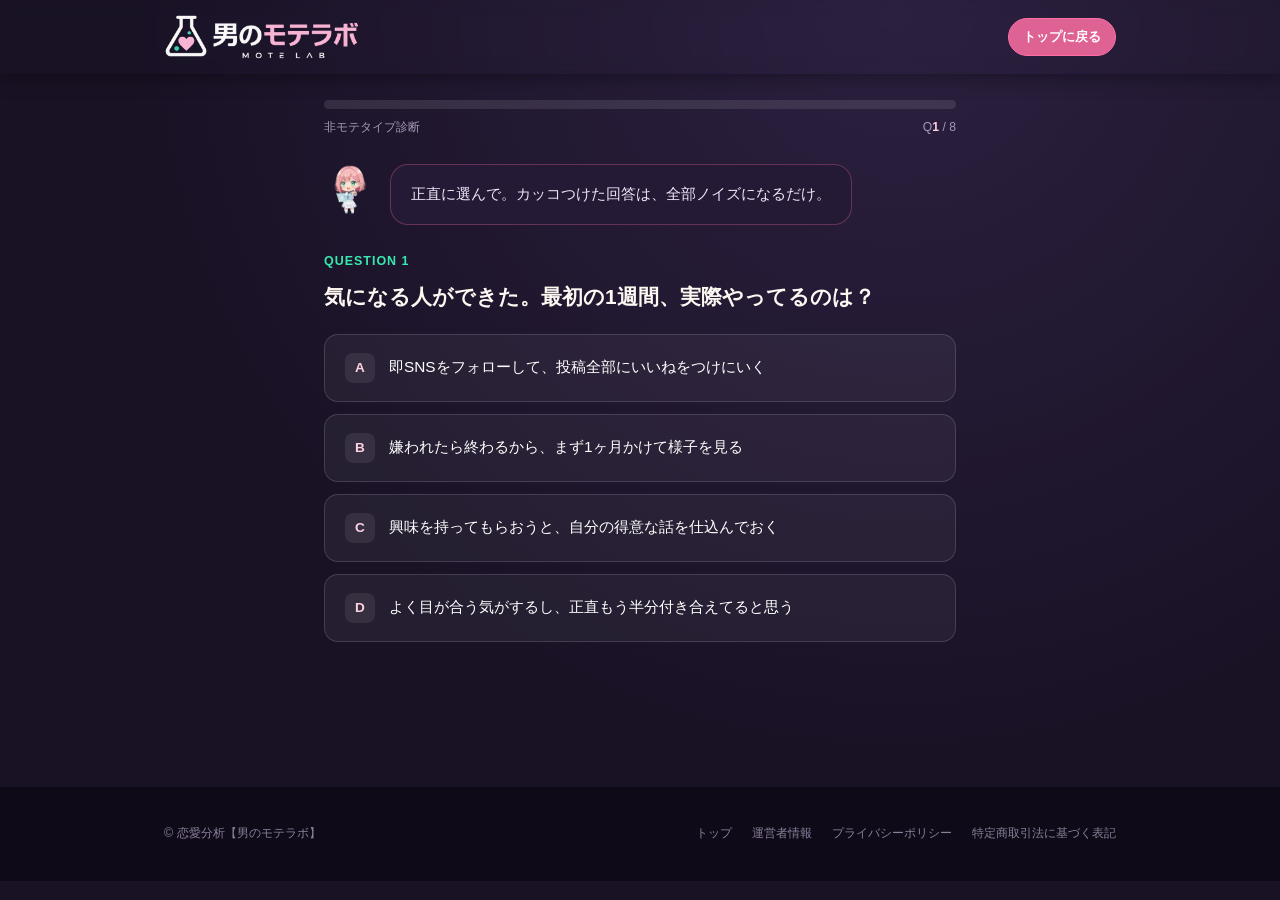
<file: diagnosis.html>
<!DOCTYPE html>
<html lang="ja">
<head>
<meta charset="UTF-8">
<meta name="viewport" content="width=device-width, initial-scale=1.0">
<title>無料タイプ診断｜恋愛分析【男のモテラボ】AIレン</title>
<link rel="canonical" href="https://airenmote.com/diagnosis">
<meta name="description" content="全8問・約60秒。あなたの非モテタイプをAIレンが辛口診断。選ぶだけでOK。">
<link rel="stylesheet" href="style.css?v=20260926b">
<link rel="icon" href="/favicon.ico" sizes="48x48">
<link rel="icon" href="/favicon-96x96.png" type="image/png" sizes="96x96">
<link rel="apple-touch-icon" href="/apple-touch-icon.png">
<link rel="manifest" href="/site.webmanifest">
<meta name="theme-color" content="#191225">
</head>
<body class="diag-body">

<header class="site-header" style="background:transparent; border:none;">
  <div class="container">
    <a href="/" class="logo logo-img" aria-label="男のモテラボ トップへ">
      <picture>
        <source srcset="images/logo-motelab.webp?v=20260926" type="image/webp">
        <img src="images/logo-motelab.png?v=20260926" alt="男のモテラボ MOTE LAB" width="640" height="150">
      </picture>
    </a>
    <nav class="nav-links">
      <a href="/">トップに戻る</a>
    </nav>
  </div>
</header>

<main class="diag-main">
  <div class="container narrow">

    <!-- 進捗 -->
    <div class="progress-wrap">
      <div class="progress-track"><div class="progress-fill" id="progressFill"></div></div>
      <div class="progress-label">
        <span>非モテタイプ診断</span>
        <span>Q<b id="qCurrent">1</b> / <span id="qTotal">8</span></span>
      </div>
    </div>

    <!-- レンのナビ -->
    <div class="ren-nav">
      <img class="mini-avatar" src="images/ren-chibi.png" alt="AIレン">
      <div class="bubble" id="renNav">正直に選んで。カッコつけた回答は、全部ノイズになるだけ。</div>
    </div>

    <!-- 質問(JSで描画) -->
    <div class="q-card" id="qCard">
      <div class="q-num" id="qNum">QUESTION 1</div>
      <div class="q-text" id="qText"></div>
      <div class="choice-list" id="choiceList"></div>
    </div>

    <!-- 操作 -->
    <div class="diag-controls">
      <button class="btn-ghost" id="backBtn" style="visibility:hidden;">← 戻る</button>
      <div class="spacer"></div>
    </div>

    <!-- 完了 -->
    <div class="diag-finish" id="finishScreen" style="display:none;">
      <img class="mini-avatar" src="images/ren-chibi.png" alt="AIレン">
      <div class="spinner"></div>
      <h2>はい、全部見えた。今から言語化するね。</h2>
      <p>8問の回答パターンから、非モテタイプと直すべき急所を解析中…</p>
    </div>

  </div>
</main>

<footer class="site-footer">
  <div class="container">
    <div>© 恋愛分析【男のモテラボ】</div>
    <div class="foot-links"><a href="/">トップ</a><a href="/about">運営者情報</a><a href="/privacy">プライバシーポリシー</a><a href="/tokushoho">特定商取引法に基づく表記</a></div>
  </div>
</footer>

<script src="script.js"></script>
<script src="analytics.js?v=20260916" defer></script>
</body>
</html>
</file>
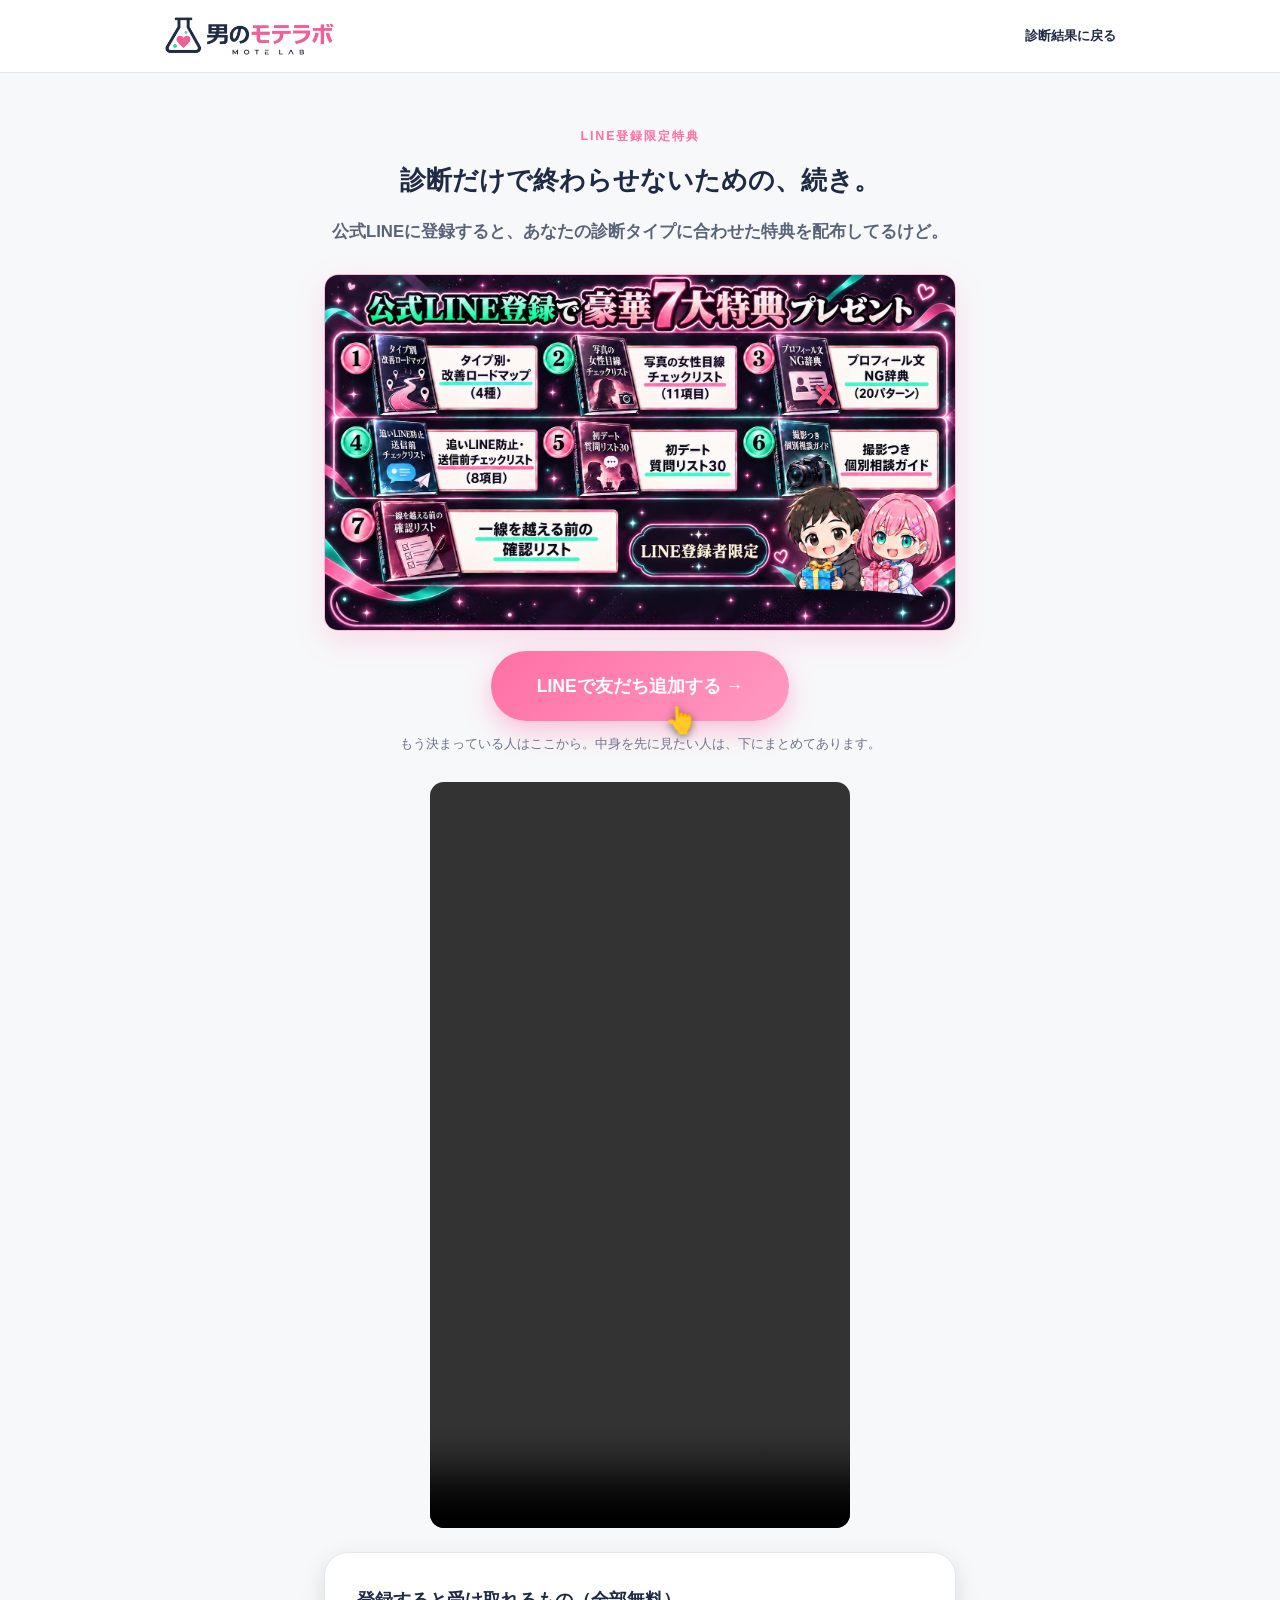
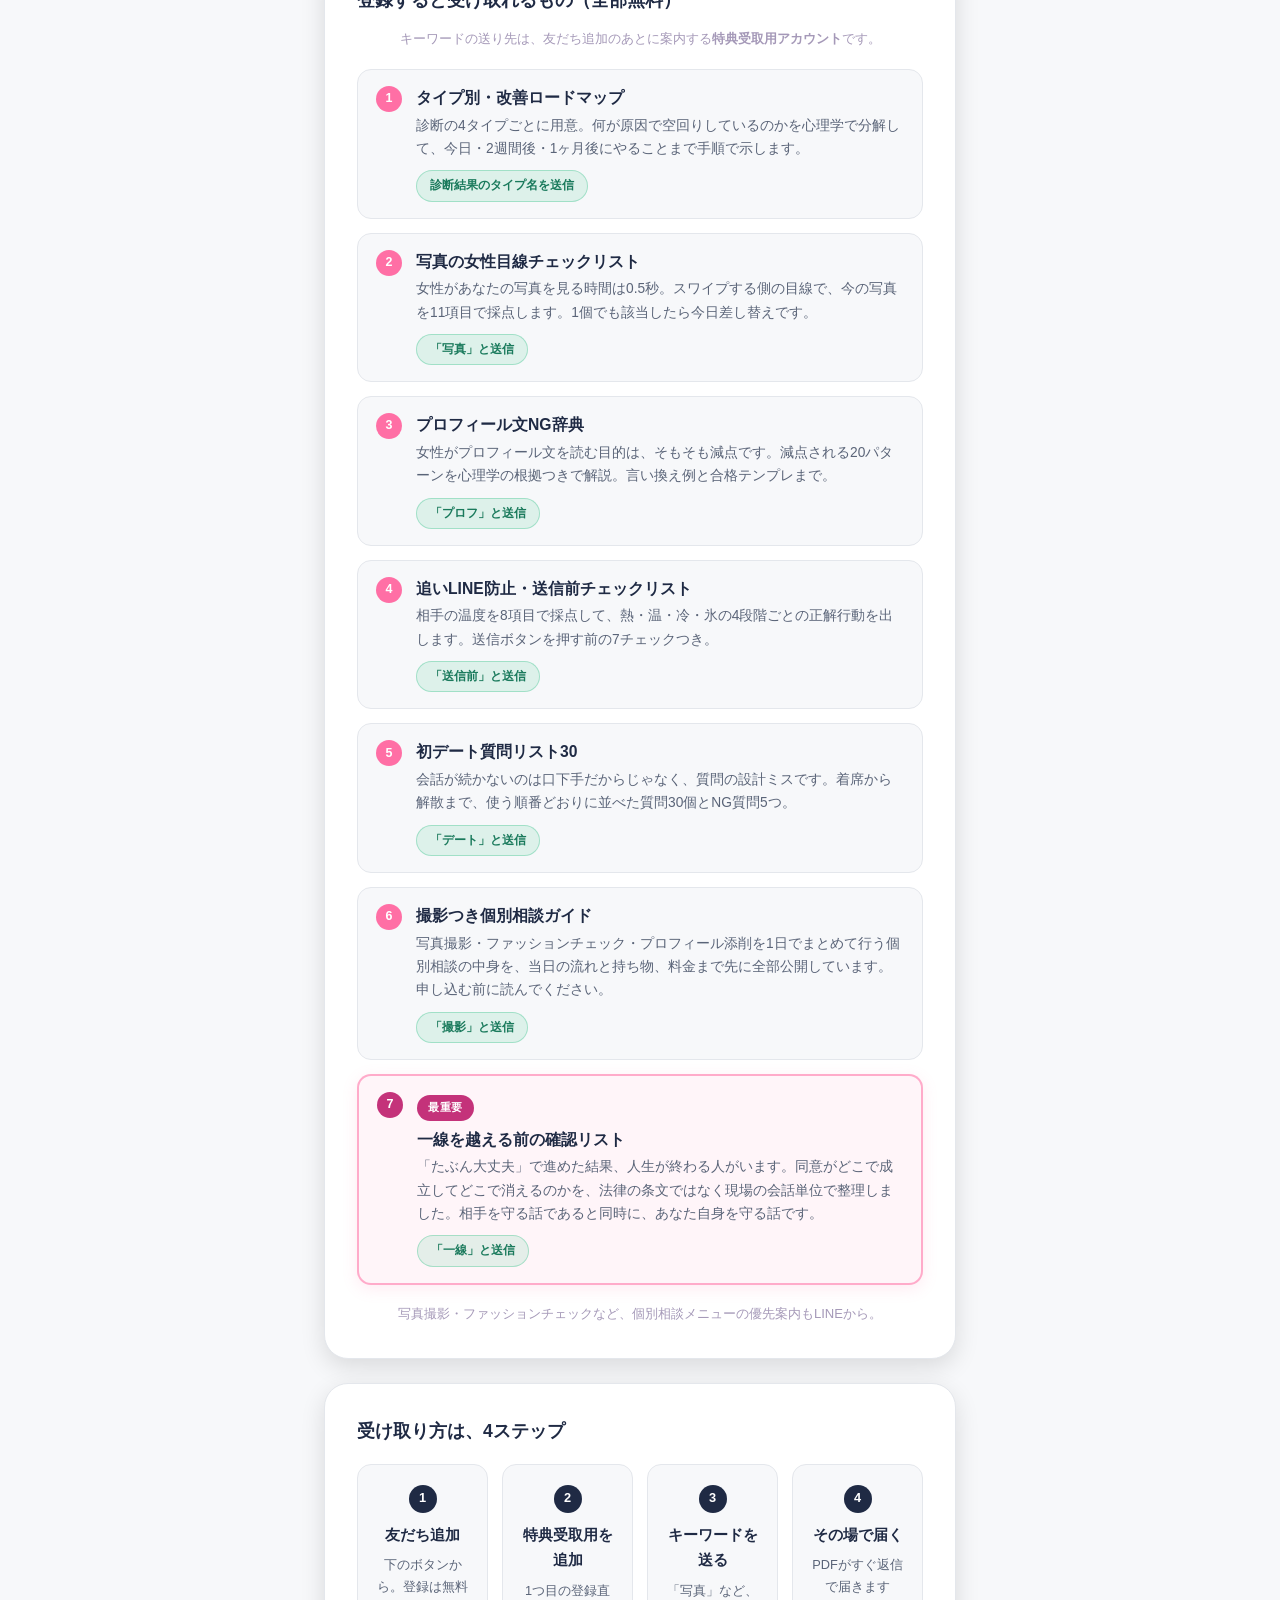
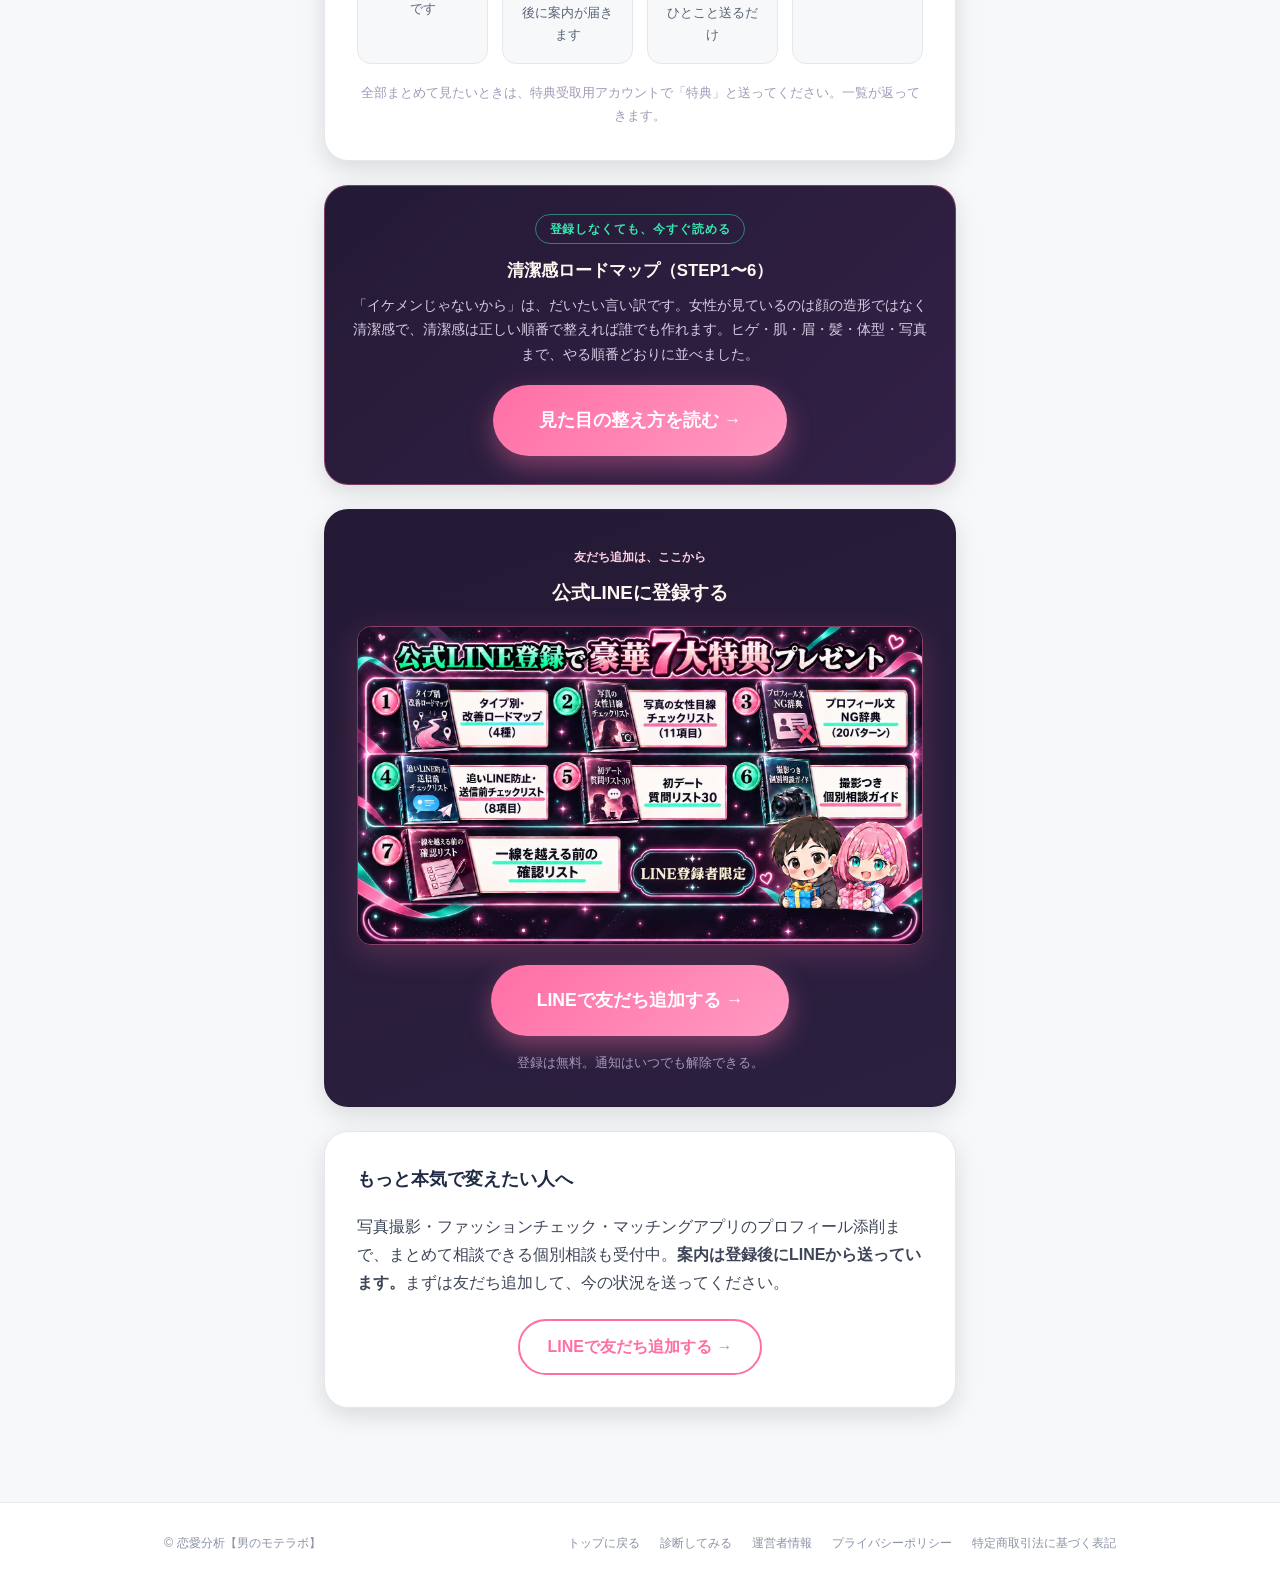
<file: line-tokuten.html>
<!DOCTYPE html>
<html lang="ja">
<head>
<meta charset="UTF-8">
<meta name="viewport" content="width=device-width, initial-scale=1.0">
<title>LINE登録特典｜恋愛分析【男のモテラボ】AIレン</title>
<link rel="canonical" href="https://airenmote.com/line-tokuten">
<meta name="description" content="公式LINE登録で7つの特典を無料配布中。タイプ別・改善ロードマップ、写真の女性目線チェックリスト、プロフィール文NG辞典、追いLINE防止チェックリスト、初デート質問リスト30、一線を越える前の確認リスト、撮影つき個別相談ガイド。個別相談（写真撮影・プロフィール添削）の案内もLINEから。">
<link rel="stylesheet" href="style.css?v=20260926b">
<link rel="icon" href="/favicon.ico" sizes="48x48">
<link rel="icon" href="/favicon-96x96.png" type="image/png" sizes="96x96">
<link rel="apple-touch-icon" href="/apple-touch-icon.png">
<link rel="manifest" href="/site.webmanifest">
<style>
  /* このページ専用（特典一覧・受け取り方）。style.cssには影響しない */
  .tokuten-list{ display:flex; flex-direction:column; gap:14px; }
  .tokuten-item{
    display:flex; gap:14px; align-items:flex-start;
    background:var(--c-trust-bg); border:1px solid var(--c-trust-line);
    border-radius:14px; padding:16px 18px;
  }
  .tokuten-no{
    flex:none; width:26px; height:26px; border-radius:50%;
    background:var(--c-trust-accent); color:#fff;
    font-size:.78rem; font-weight:900;
    display:flex; align-items:center; justify-content:center;
  }
  .tokuten-body{ flex:1; }
  .tokuten-body h3{
    font-size:.98rem; font-weight:900; color:var(--c-trust-navy);
    margin:0 0 4px; line-height:1.5;
  }
  .tokuten-body p{ font-size:.86rem; color:#5a6478; margin:0 0 10px; line-height:1.7; }
  .tokuten-key{
    display:inline-block; font-size:.76rem; font-weight:800;
    color:#1a7a5c; background:rgba(47,191,133,.13);
    border:1px solid rgba(47,191,133,.34);
    border-radius:60px; padding:4px 13px;
  }
  .tokuten-note{
    margin-top:18px; font-size:.82rem; color:var(--c-muted);
    text-align:center;
  }
  /* 目玉特典（不同意性交防止マニュアル）を1件だけ強調する */
  .tokuten-item.is-feature{
    background:#fff5f9;
    border:2px solid rgba(255,111,165,.55);
    box-shadow:0 4px 16px rgba(255,111,165,.14);
  }
  .tokuten-item.is-feature .tokuten-no{ background:#c4327a; }
  .tokuten-flag{
    display:inline-block; font-size:.7rem; font-weight:900; letter-spacing:.06em;
    color:#fff; background:#c4327a; border-radius:60px;
    padding:3px 11px; margin-bottom:7px;
  }
  /* 見た目改善ページへの導線カード */
  .mitame-card{
    background:linear-gradient(140deg,#241a35,#332147);
    border:1px solid rgba(255,111,165,.4);
    border-radius:var(--radius-lg); padding:28px 24px; text-align:center;
    color:var(--c-cream);
    margin-bottom:24px;
    box-shadow:var(--shadow-soft);
  }
  .mitame-card h3{ font-size:1.05rem; font-weight:900; margin:0 0 8px; color:#fff8f2; }
  .mitame-card p{ font-size:.85rem; line-height:1.8; color:#d6cee4; margin:0 0 18px; }
  .mitame-card .tag{
    display:inline-block; font-size:.72rem; font-weight:900; letter-spacing:.08em;
    color:#37e8b0; border:1px solid rgba(55,232,176,.5);
    border-radius:60px; padding:4px 14px; margin-bottom:12px;
  }
  /* flexのwrapで幅に応じて3列⇔1列。狭い画面では自動的に縦積みになる */
  .howto{ display:flex; flex-wrap:wrap; gap:14px; }
  .howto-step{
    flex:1 1 0; min-width:0;
    background:var(--c-trust-bg); border:1px solid var(--c-trust-line);
    border-radius:14px; padding:18px 16px; text-align:center;
  }
  .howto-num{
    display:inline-flex; align-items:center; justify-content:center;
    width:28px; height:28px; border-radius:50%;
    background:var(--c-trust-navy); color:#fff;
    font-size:.8rem; font-weight:900; margin-bottom:10px;
  }
  .howto-step strong{
    display:block; font-size:.92rem; color:var(--c-trust-navy);
    font-weight:900; margin-bottom:6px;
  }
  .howto-step span{ display:block; font-size:.8rem; color:#5a6478; line-height:1.7; }
  /* 診断済みの人だけに出るタイプ別の案内（JSで表示切替） */
  .type-hint{
    display:none;
    background:#fff5f9; border:1px solid rgba(255,111,165,.42);
    border-radius:14px; padding:16px 18px; margin-bottom:24px;
    font-size:.88rem; line-height:1.8; color:#3d4557;
  }
  .type-hint.is-on{ display:block; }
  .type-hint b{ color:var(--c-trust-navy); font-weight:900; }
  .type-hint .kw{ color:#c4327a; font-weight:900; }
  @media (max-width:600px){
    .howto-step{ flex-basis:100%; }
    .tokuten-item{ padding:14px 15px; }
  }
</style>
</head>
<body class="result-body">

<header class="result-header">
  <div class="container">
    <a href="/" class="logo-r logo-img" aria-label="男のモテラボ トップへ">
      <picture>
        <source srcset="images/logo-motelab-navy.webp?v=20260926" type="image/webp">
        <img src="images/logo-motelab-navy.png?v=20260926" alt="男のモテラボ MOTE LAB" width="640" height="150">
      </picture>
    </a>
    <a href="/result" class="link-r">診断結果に戻る</a>
  </div>
</header>

<main class="result-main">
  <div class="container narrow">

    <section class="result-hero">
      <span class="result-eyebrow">LINE登録限定特典</span>
      <h1 class="result-type" style="font-size:1.6rem;">診断だけで終わらせないための、続き。</h1>
      <p class="result-catch">公式LINEに登録すると、あなたの診断タイプに合わせた特典を配布してるけど。</p>
    </section>

    <div style="text-align:center; margin:0 0 26px;">
      <a href="#" class="line-add tokuten-banner" data-url="https://line.me/R/ti/p/%40098hktfn" target="_blank" rel="noopener" aria-label="公式LINEに友だち追加して7大特典を受け取る">
        <picture>
          <source srcset="/images/line-tokuten-banner.webp" type="image/webp">
          <img src="/images/line-tokuten-banner.jpg" alt="公式LINE登録で豪華7大特典プレゼント" width="1672" height="941" loading="eager" fetchpriority="high" decoding="async">
        </picture>
      </a>
      <a href="#" class="line-add btn-primary big" data-url="https://line.me/R/ti/p/%40098hktfn" target="_blank" rel="noopener" data-hint="finger">LINEで友だち追加する →</a>
      <p style="margin-top:12px; font-size:.8rem; color:#6b7488;">もう決まっている人はここから。中身を先に見たい人は、下にまとめてあります。</p>
    </div>

    <video controls playsinline preload="metadata" style="width:100%; max-width:420px; aspect-ratio:9 / 16; display:block; margin:0 auto 24px; border-radius:14px;">
      <source src="https://videos.airenmote.com/special-00A.mp4#t=0.5" type="video/mp4">
    </video>

    <div class="type-hint" id="typeHint">
      あなたの診断結果は <b id="typeHintName">――</b> でした。<br>
      友だち追加すると、<b>特典受取用アカウント</b>の案内が届きます。<br>
      そこで <span class="kw" id="typeHintKw">――</span> と送れば、あなた専用の改善ロードマップがその場で届きます。
    </div>

    <section class="result-card">
      <h2 class="result-h2">登録すると受け取れるもの（全部無料）</h2>
      <p class="tokuten-note" style="margin:-6px 0 18px;">キーワードの送り先は、友だち追加のあとに案内する<b>特典受取用アカウント</b>です。</p>

      <div class="tokuten-list">

        <div class="tokuten-item">
          <div class="tokuten-no">1</div>
          <div class="tokuten-body">
            <h3>タイプ別・改善ロードマップ</h3>
            <p>診断の4タイプごとに用意。何が原因で空回りしているのかを心理学で分解して、今日・2週間後・1ヶ月後にやることまで手順で示します。</p>
            <span class="tokuten-key">診断結果のタイプ名を送信</span>
          </div>
        </div>

        <div class="tokuten-item">
          <div class="tokuten-no">2</div>
          <div class="tokuten-body">
            <h3>写真の女性目線チェックリスト</h3>
            <p>女性があなたの写真を見る時間は0.5秒。スワイプする側の目線で、今の写真を11項目で採点します。1個でも該当したら今日差し替えです。</p>
            <span class="tokuten-key">「写真」と送信</span>
          </div>
        </div>

        <div class="tokuten-item">
          <div class="tokuten-no">3</div>
          <div class="tokuten-body">
            <h3>プロフィール文NG辞典</h3>
            <p>女性がプロフィール文を読む目的は、そもそも減点です。減点される20パターンを心理学の根拠つきで解説。言い換え例と合格テンプレまで。</p>
            <span class="tokuten-key">「プロフ」と送信</span>
          </div>
        </div>

        <div class="tokuten-item">
          <div class="tokuten-no">4</div>
          <div class="tokuten-body">
            <h3>追いLINE防止・送信前チェックリスト</h3>
            <p>相手の温度を8項目で採点して、熱・温・冷・氷の4段階ごとの正解行動を出します。送信ボタンを押す前の7チェックつき。</p>
            <span class="tokuten-key">「送信前」と送信</span>
          </div>
        </div>

        <div class="tokuten-item">
          <div class="tokuten-no">5</div>
          <div class="tokuten-body">
            <h3>初デート質問リスト30</h3>
            <p>会話が続かないのは口下手だからじゃなく、質問の設計ミスです。着席から解散まで、使う順番どおりに並べた質問30個とNG質問5つ。</p>
            <span class="tokuten-key">「デート」と送信</span>
          </div>
        </div>

        <div class="tokuten-item">
          <div class="tokuten-no">6</div>
          <div class="tokuten-body">
            <h3>撮影つき個別相談ガイド</h3>
            <p>写真撮影・ファッションチェック・プロフィール添削を1日でまとめて行う個別相談の中身を、当日の流れと持ち物、料金まで先に全部公開しています。申し込む前に読んでください。</p>
            <span class="tokuten-key">「撮影」と送信</span>
          </div>
        </div>

        <!-- 特典7：一線を越える前の確認リスト（不同意性交防止マニュアル） -->
        <div class="tokuten-item is-feature">
          <div class="tokuten-no">7</div>
          <div class="tokuten-body">
            <span class="tokuten-flag">最重要</span>
            <h3>一線を越える前の確認リスト</h3>
            <p>「たぶん大丈夫」で進めた結果、人生が終わる人がいます。同意がどこで成立してどこで消えるのかを、法律の条文ではなく現場の会話単位で整理しました。相手を守る話であると同時に、あなた自身を守る話です。</p>
            <span class="tokuten-key">「一線」と送信</span>
          </div>
        </div>

      </div>

      <p class="tokuten-note">写真撮影・ファッションチェックなど、個別相談メニューの優先案内もLINEから。</p>
    </section>

    <section class="result-card">
      <h2 class="result-h2">受け取り方は、4ステップ</h2>
      <div class="howto">
        <div class="howto-step">
          <div class="howto-num">1</div>
          <strong>友だち追加</strong>
          <span>下のボタンから。登録は無料です</span>
        </div>
        <div class="howto-step">
          <div class="howto-num">2</div>
          <strong>特典受取用を追加</strong>
          <span>1つ目の登録直後に案内が届きます</span>
        </div>
        <div class="howto-step">
          <div class="howto-num">3</div>
          <strong>キーワードを送る</strong>
          <span>「写真」など、ひとこと送るだけ</span>
        </div>
        <div class="howto-step">
          <div class="howto-num">4</div>
          <strong>その場で届く</strong>
          <span>PDFがすぐ返信で届きます</span>
        </div>
      </div>
      <p class="tokuten-note">全部まとめて見たいときは、特典受取用アカウントで「特典」と送ってください。一覧が返ってきます。</p>
    </section>

    <section class="mitame-card">
      <span class="tag">登録しなくても、今すぐ読める</span>
      <h3>清潔感ロードマップ（STEP1〜6）</h3>
      <p>「イケメンじゃないから」は、だいたい言い訳です。女性が見ているのは顔の造形ではなく清潔感で、清潔感は正しい順番で整えれば誰でも作れます。ヒゲ・肌・眉・髪・体型・写真まで、やる順番どおりに並べました。</p>
      <a href="/mitame" class="btn-primary big">見た目の整え方を読む →</a>
    </section>

    <section class="result-card branch-card-accent" id="add" style="text-align:center;">
      <span class="branch-tag branch-tag-accent">友だち追加は、ここから</span>
      <h3 style="margin-bottom:16px;">公式LINEに登録する</h3>
      <a href="#" class="line-add tokuten-banner" data-url="https://line.me/R/ti/p/%40098hktfn" target="_blank" rel="noopener" aria-label="公式LINEに友だち追加して7大特典を受け取る">
        <picture>
          <source srcset="/images/line-tokuten-banner.webp" type="image/webp">
          <img src="/images/line-tokuten-banner.jpg" alt="公式LINE登録で豪華7大特典プレゼント" width="1672" height="941" loading="lazy" decoding="async">
        </picture>
      </a>
      <a href="#" id="lineAddBtn" class="line-add btn-primary big" data-url="https://line.me/R/ti/p/%40098hktfn" target="_blank" rel="noopener">LINEで友だち追加する →</a>
      <p style="margin-top:16px; font-size:.8rem; color:var(--c-muted);">登録は無料。通知はいつでも解除できる。</p>
    </section>

    <section class="result-card">
      <h2 class="result-h2">もっと本気で変えたい人へ</h2>
      <p class="result-lead" style="margin-bottom:0;">写真撮影・ファッションチェック・マッチングアプリのプロフィール添削まで、まとめて相談できる個別相談も受付中。<b>案内は登録後にLINEから送っています。</b>まずは友だち追加して、今の状況を送ってください。</p>
      <div style="text-align:center; margin-top:22px;">
        <a href="#" class="line-add btn-outline" data-url="https://line.me/R/ti/p/%40098hktfn" target="_blank" rel="noopener">LINEで友だち追加する →</a>
      </div>
    </section>

  </div>
</main>

<footer class="result-footer">
  <div class="container">
    <div>© 恋愛分析【男のモテラボ】</div>
    <div class="foot-links">
      <a href="/">トップに戻る</a>
      <a href="/diagnosis">診断してみる</a>
      <a href="/about">運営者情報</a>
      <a href="/privacy">プライバシーポリシー</a>
      <a href="/tokushoho">特定商取引法に基づく表記</a>
    </div>
  </div>
</footer>

<script>
  /* data-url を持つLINE追加ボタンすべてに href を差し込む（ページ内に複数設置あり） */
  Array.prototype.forEach.call(document.querySelectorAll(".line-add[data-url]"), function (btn) {
    var url = btn.getAttribute("data-url");
    if (url) { btn.setAttribute("href", url); }
  });

  /* 診断済みの人にだけ、タイプ名と送るキーワードを出す。
     ?type=xxx（result.htmlのリンクが付与）→ localStorage の順で判定する。
     タイプ定義の正は result.js。ここは表示用の最小マップ（増減時は両方直すこと） */
  (function () {
    var TYPES = {
      gungun:    { name: "ぐいぐい空回り型",     keyword: "空回り" },
      bibiri:    { name: "安全運転ビビり型",     keyword: "ビビり" },
      jibun:     { name: "自分軸ズレ型",         keyword: "ズレ" },
      kanchigai: { name: "ポジティブ勘違い型",   keyword: "勘違い" }
    };

    var type = new URLSearchParams(window.location.search).get("type");
    if (!TYPES[type]) {
      try {
        var saved = JSON.parse(localStorage.getItem("moteLabo_diag") || "null");
        if (saved && TYPES[saved.type]) { type = saved.type; }
      } catch (e) { /* noop */ }
    }
    if (!TYPES[type]) { return; }  /* 未診断の人には出さない */

    document.getElementById("typeHintName").textContent = TYPES[type].name;
    document.getElementById("typeHintKw").textContent = "「" + TYPES[type].keyword + "」";
    document.getElementById("typeHint").classList.add("is-on");
  })();
</script>

<script src="cta-hint.js?v=20261003" defer></script>
<script src="analytics.js?v=20260916" defer></script>
</body>
</html>
</file>
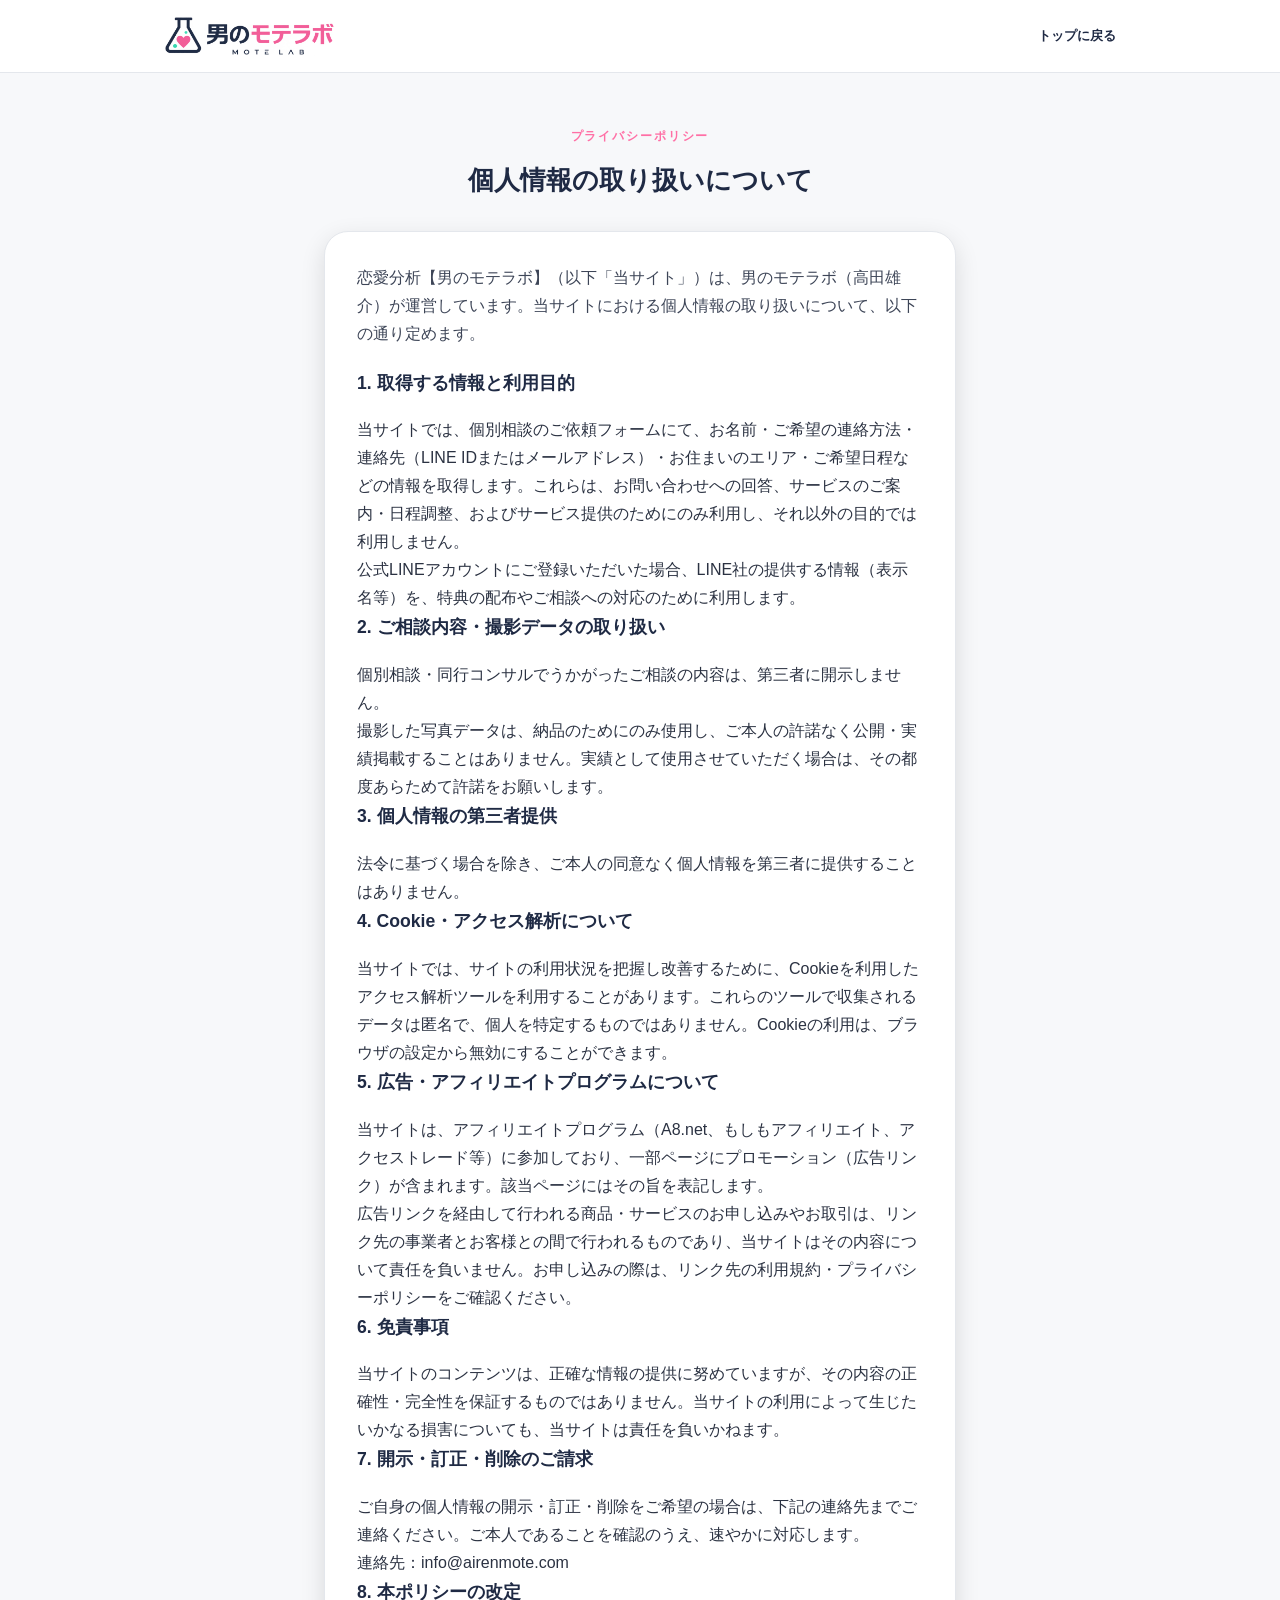
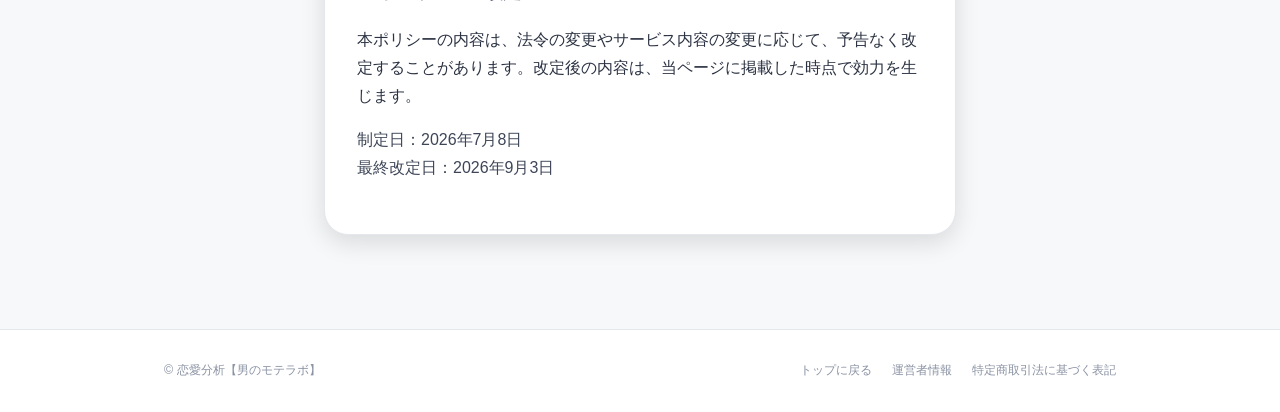
<file: privacy.html>
<!DOCTYPE html>
<html lang="ja">
<head>
<meta charset="UTF-8">
<meta name="viewport" content="width=device-width, initial-scale=1.0">
<title>プライバシーポリシー｜恋愛分析【男のモテラボ】AIレン</title>
<link rel="canonical" href="https://airenmote.com/privacy">
<meta name="description" content="恋愛分析【男のモテラボ】のプライバシーポリシー。個人情報の取り扱い・Cookie・アフィリエイトプログラムについて。">
<link rel="stylesheet" href="style.css?v=20260926b">
<link rel="icon" href="/favicon.ico" sizes="48x48">
<link rel="icon" href="/favicon-96x96.png" type="image/png" sizes="96x96">
<link rel="apple-touch-icon" href="/apple-touch-icon.png">
<link rel="manifest" href="/site.webmanifest">
</head>
<body class="result-body">

<header class="result-header">
  <div class="container">
    <a href="/" class="logo-r logo-img" aria-label="男のモテラボ トップへ">
      <picture>
        <source srcset="images/logo-motelab-navy.webp?v=20260926" type="image/webp">
        <img src="images/logo-motelab-navy.png?v=20260926" alt="男のモテラボ MOTE LAB" width="640" height="150">
      </picture>
    </a>
    <a href="/" class="link-r">トップに戻る</a>
  </div>
</header>

<main class="result-main">
  <div class="container narrow">

    <section class="result-hero">
      <span class="result-eyebrow">プライバシーポリシー</span>
      <h1 class="result-type" style="font-size:1.6rem;">個人情報の取り扱いについて</h1>
    </section>

    <section class="result-card">
      <p class="result-lead">恋愛分析【男のモテラボ】（以下「当サイト」）は、男のモテラボ（高田雄介）が運営しています。当サイトにおける個人情報の取り扱いについて、以下の通り定めます。</p>

      <h2 class="result-h2">1. 取得する情報と利用目的</h2>
      <p>当サイトでは、個別相談のご依頼フォームにて、お名前・ご希望の連絡方法・連絡先（LINE IDまたはメールアドレス）・お住まいのエリア・ご希望日程などの情報を取得します。これらは、お問い合わせへの回答、サービスのご案内・日程調整、およびサービス提供のためにのみ利用し、それ以外の目的では利用しません。</p>
      <p>公式LINEアカウントにご登録いただいた場合、LINE社の提供する情報（表示名等）を、特典の配布やご相談への対応のために利用します。</p>

      <h2 class="result-h2">2. ご相談内容・撮影データの取り扱い</h2>
      <p>個別相談・同行コンサルでうかがったご相談の内容は、第三者に開示しません。</p>
      <p>撮影した写真データは、納品のためにのみ使用し、ご本人の許諾なく公開・実績掲載することはありません。実績として使用させていただく場合は、その都度あらためて許諾をお願いします。</p>

      <h2 class="result-h2">3. 個人情報の第三者提供</h2>
      <p>法令に基づく場合を除き、ご本人の同意なく個人情報を第三者に提供することはありません。</p>

      <h2 class="result-h2">4. Cookie・アクセス解析について</h2>
      <p>当サイトでは、サイトの利用状況を把握し改善するために、Cookieを利用したアクセス解析ツールを利用することがあります。これらのツールで収集されるデータは匿名で、個人を特定するものではありません。Cookieの利用は、ブラウザの設定から無効にすることができます。</p>

      <h2 class="result-h2">5. 広告・アフィリエイトプログラムについて</h2>
      <p>当サイトは、アフィリエイトプログラム（A8.net、もしもアフィリエイト、アクセストレード等）に参加しており、一部ページにプロモーション（広告リンク）が含まれます。該当ページにはその旨を表記します。</p>
      <p>広告リンクを経由して行われる商品・サービスのお申し込みやお取引は、リンク先の事業者とお客様との間で行われるものであり、当サイトはその内容について責任を負いません。お申し込みの際は、リンク先の利用規約・プライバシーポリシーをご確認ください。</p>

      <h2 class="result-h2">6. 免責事項</h2>
      <p>当サイトのコンテンツは、正確な情報の提供に努めていますが、その内容の正確性・完全性を保証するものではありません。当サイトの利用によって生じたいかなる損害についても、当サイトは責任を負いかねます。</p>

      <h2 class="result-h2">7. 開示・訂正・削除のご請求</h2>
      <p>ご自身の個人情報の開示・訂正・削除をご希望の場合は、下記の連絡先までご連絡ください。ご本人であることを確認のうえ、速やかに対応します。</p>
      <p>連絡先：<!--email_off-->info@airenmote.com<!--/email_off--></p>

      <h2 class="result-h2">8. 本ポリシーの改定</h2>
      <p>本ポリシーの内容は、法令の変更やサービス内容の変更に応じて、予告なく改定することがあります。改定後の内容は、当ページに掲載した時点で効力を生じます。</p>

      <p class="result-lead" style="margin-top:16px;">制定日：2026年7月8日<br>最終改定日：2026年9月3日</p>
    </section>

  </div>
</main>

<footer class="result-footer">
  <div class="container">
    <div>© 恋愛分析【男のモテラボ】</div>
    <div class="foot-links">
      <a href="/">トップに戻る</a>
      <a href="/about">運営者情報</a>
      <a href="/tokushoho">特定商取引法に基づく表記</a>
    </div>
  </div>
</footer>

<script src="analytics.js?v=20260916" defer></script>
</body>
</html>
</file>
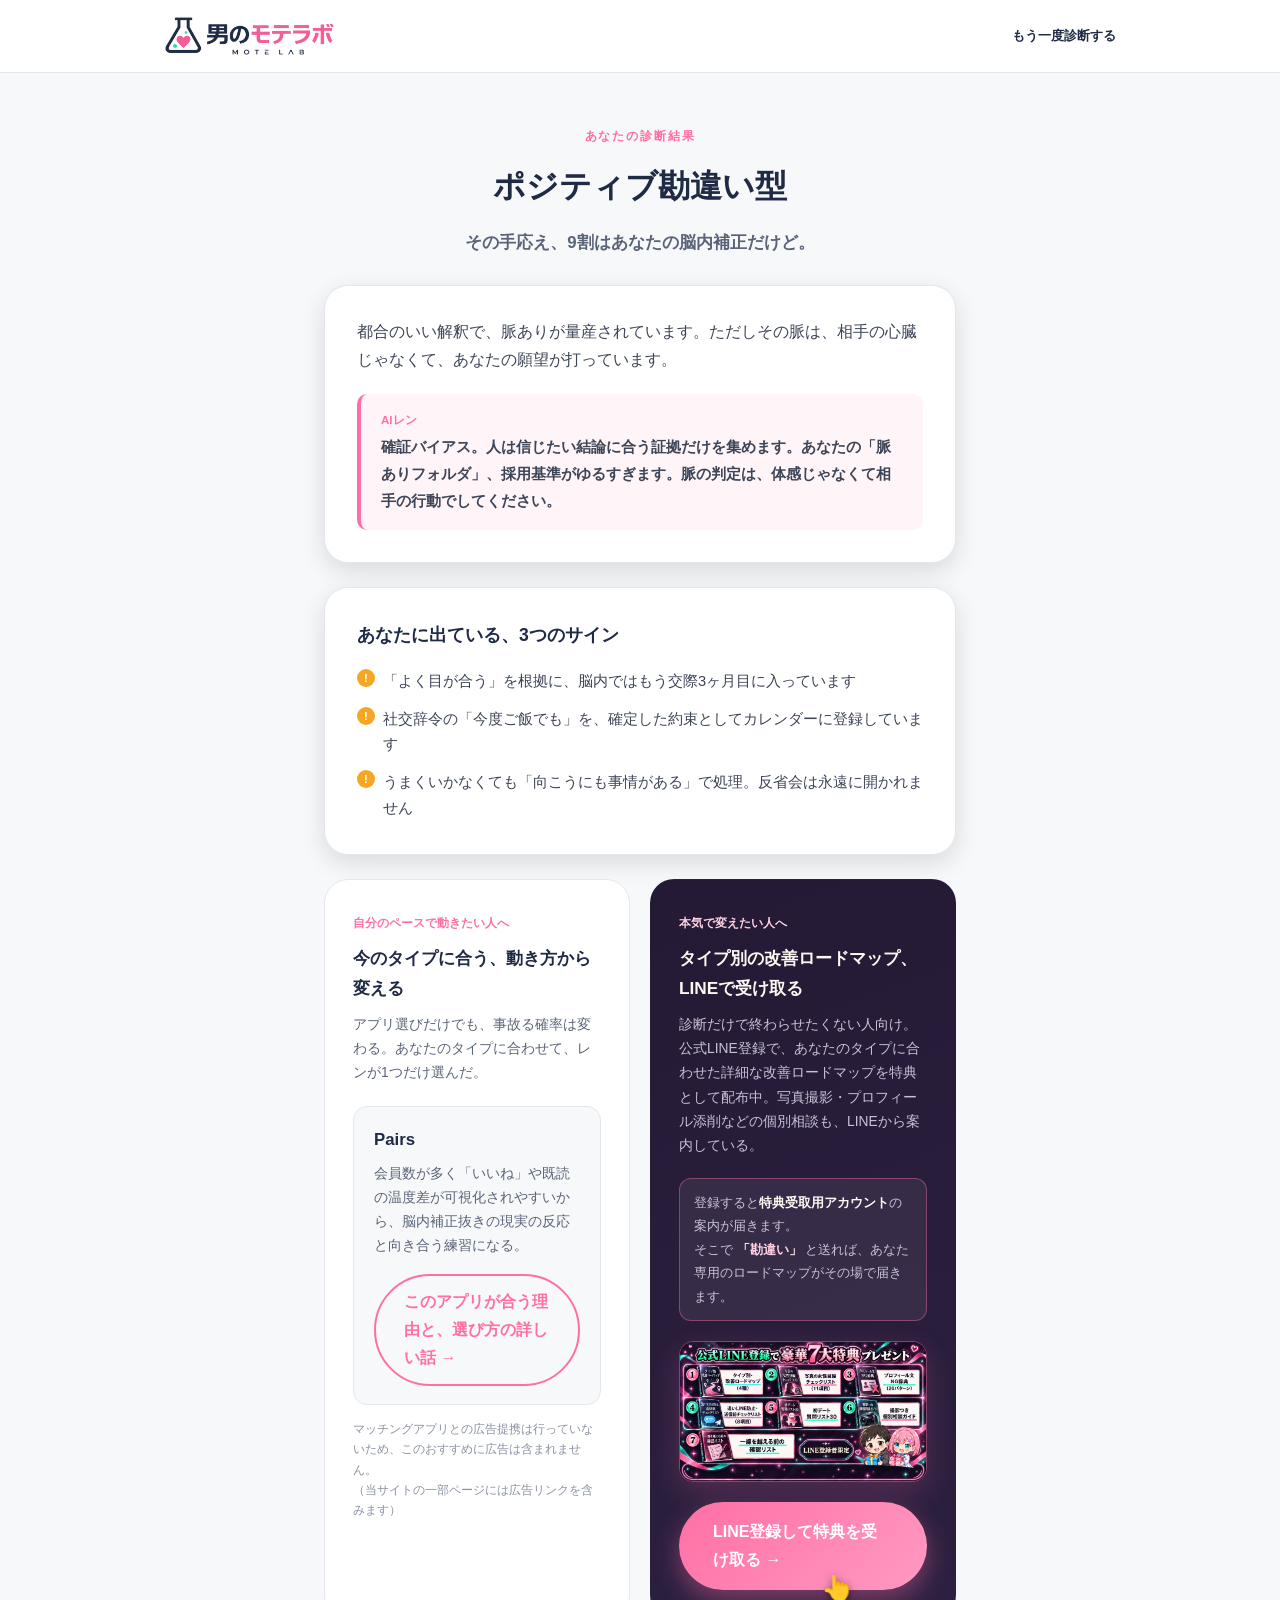
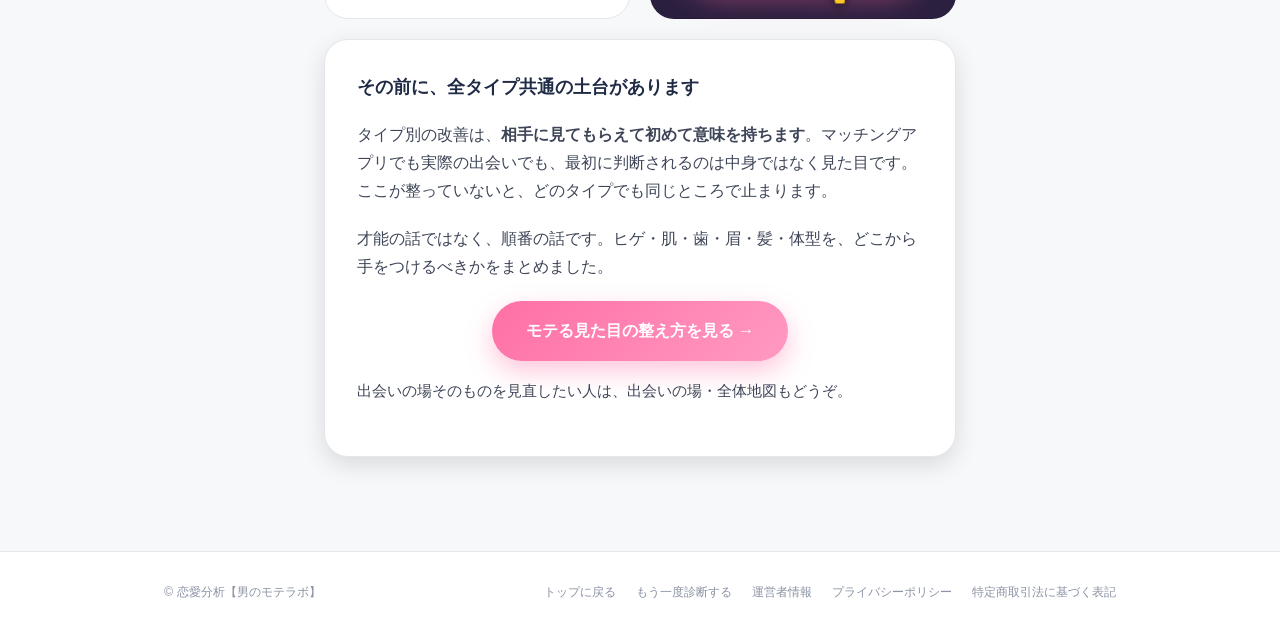
<file: result.html>
<!DOCTYPE html>
<html lang="ja">
<head>
<meta charset="UTF-8">
<meta name="viewport" content="width=device-width, initial-scale=1.0">
<title>診断結果｜恋愛分析【男のモテラボ】AIレン</title>
<link rel="canonical" href="https://airenmote.com/result">
<meta name="description" content="AIレンによる非モテタイプ診断の結果ページ。あなたのタイプ・特徴・改善のための次の一手を提示します。">
<link rel="stylesheet" href="style.css?v=20260926b">
<link rel="icon" href="/favicon.ico" sizes="48x48">
<link rel="icon" href="/favicon-96x96.png" type="image/png" sizes="96x96">
<link rel="apple-touch-icon" href="/apple-touch-icon.png">
<link rel="manifest" href="/site.webmanifest">
<style>
  /* このページ専用（LINEキーワード案内）。style.cssには影響しない */
  .kw-hint{
    background:rgba(255,255,255,.07);
    border:1px solid rgba(255,111,165,.4);
    border-radius:12px; padding:12px 14px; margin-bottom:20px;
    font-size:.84rem; line-height:1.75; color:var(--c-muted2);
  }
  .kw-hint b{ color:var(--c-cream); font-weight:900; }
  .kw-hint #lineKeyword{ color:var(--c-pink-light); }
</style>
</head>
<body class="result-body">

<header class="result-header">
  <div class="container">
    <a href="/" class="logo-r logo-img" aria-label="男のモテラボ トップへ">
      <picture>
        <source srcset="images/logo-motelab-navy.webp?v=20260926" type="image/webp">
        <img src="images/logo-motelab-navy.png?v=20260926" alt="男のモテラボ MOTE LAB" width="640" height="150">
      </picture>
    </a>
    <a href="/diagnosis" class="link-r">もう一度診断する</a>
  </div>
</header>

<main class="result-main">
  <div class="container narrow">

    <section class="result-hero">
      <span class="result-eyebrow">あなたの診断結果</span>
      <h1 class="result-type" id="typeName">――</h1>
      <p class="result-catch" id="typeCatch"></p>
    </section>

    <section class="result-card">
      <p class="result-lead" id="typeLead"></p>
      <div class="ren-quote">
        <span class="ren-quote-label">AIレン</span>
        <p id="renComment"></p>
      </div>
    </section>

    <section class="result-card">
      <h2 class="result-h2">あなたに出ている、3つのサイン</h2>
      <ul class="points-list" id="pointsList"></ul>
    </section>

    <section class="branch-grid">

      <div class="branch-card">
        <span class="branch-tag">自分のペースで動きたい人へ</span>
        <h3>今のタイプに合う、動き方から変える</h3>
        <p class="branch-desc">アプリ選びだけでも、事故る確率は変わる。あなたのタイプに合わせて、レンが1つだけ選んだ。</p>

        <div class="app-reco">
          <div class="app-reco-name" id="appName">―</div>
          <p class="app-reco-reason" id="appReason"></p>
          <a href="/apps" id="appLink" class="btn-outline">このアプリが合う理由と、選び方の詳しい話 →</a>
        </div>

        <p class="pr-disclosure">
          マッチングアプリとの広告提携は行っていないため、このおすすめに広告は含まれません。<br>（当サイトの一部ページには広告リンクを含みます）
        </p>
      </div>

      <div class="branch-card branch-card-accent">
        <span class="branch-tag branch-tag-accent">本気で変えたい人へ</span>
        <h3>タイプ別の改善ロードマップ、LINEで受け取る</h3>
        <p class="branch-desc">診断だけで終わらせたくない人向け。公式LINE登録で、あなたのタイプに合わせた詳細な改善ロードマップを特典として配布中。写真撮影・プロフィール添削などの個別相談も、LINEから案内している。</p>
        <p class="kw-hint">登録すると<b>特典受取用アカウント</b>の案内が届きます。<br>そこで <b>「<span id="lineKeyword">――</span>」</b> と送れば、あなた専用のロードマップがその場で届きます。</p>
        <a href="/line-tokuten" class="tokuten-banner" aria-label="公式LINE登録で7大特典を受け取る">
          <picture>
            <source srcset="/images/line-tokuten-banner.webp" type="image/webp">
            <img src="/images/line-tokuten-banner.jpg" alt="公式LINE登録で豪華7大特典プレゼント" width="1672" height="941" loading="lazy" decoding="async">
          </picture>
        </a>
        <a href="/line-tokuten" id="lineTokutenLink" class="btn-primary" data-hint="finger">LINE登録して特典を受け取る →</a>
      </div>

    </section>

    <section class="result-card" style="margin-top:20px;">
      <h2 class="result-h2">その前に、全タイプ共通の土台があります</h2>
      <p class="result-lead">タイプ別の改善は、<b>相手に見てもらえて初めて意味を持ちます</b>。マッチングアプリでも実際の出会いでも、最初に判断されるのは中身ではなく見た目です。ここが整っていないと、どのタイプでも同じところで止まります。</p>
      <p class="result-lead">才能の話ではなく、順番の話です。ヒゲ・肌・歯・眉・髪・体型を、どこから手をつけるべきかをまとめました。</p>
      <p style="text-align:center; margin-top:14px;"><a href="/mitame" class="btn-primary" style="display:inline-block;">モテる見た目の整え方を見る →</a></p>
      <p class="result-lead" style="margin-top:18px; font-size:.92rem;">出会いの場そのものを見直したい人は、<a href="/deai-guide">出会いの場・全体地図</a>もどうぞ。</p>
    </section>

  </div>
</main>

<footer class="result-footer">
  <div class="container">
    <div>© 恋愛分析【男のモテラボ】</div>
    <div class="foot-links">
      <a href="/">トップに戻る</a>
      <a href="/diagnosis">もう一度診断する</a>
      <a href="/about">運営者情報</a>
      <a href="/privacy">プライバシーポリシー</a>
      <a href="/tokushoho">特定商取引法に基づく表記</a>
    </div>
  </div>
</footer>

<script src="result.js?v=20260727a"></script>
<script src="cta-hint.js?v=20261003" defer></script>
<script src="analytics.js?v=20260916" defer></script>
</body>
</html>
</file>
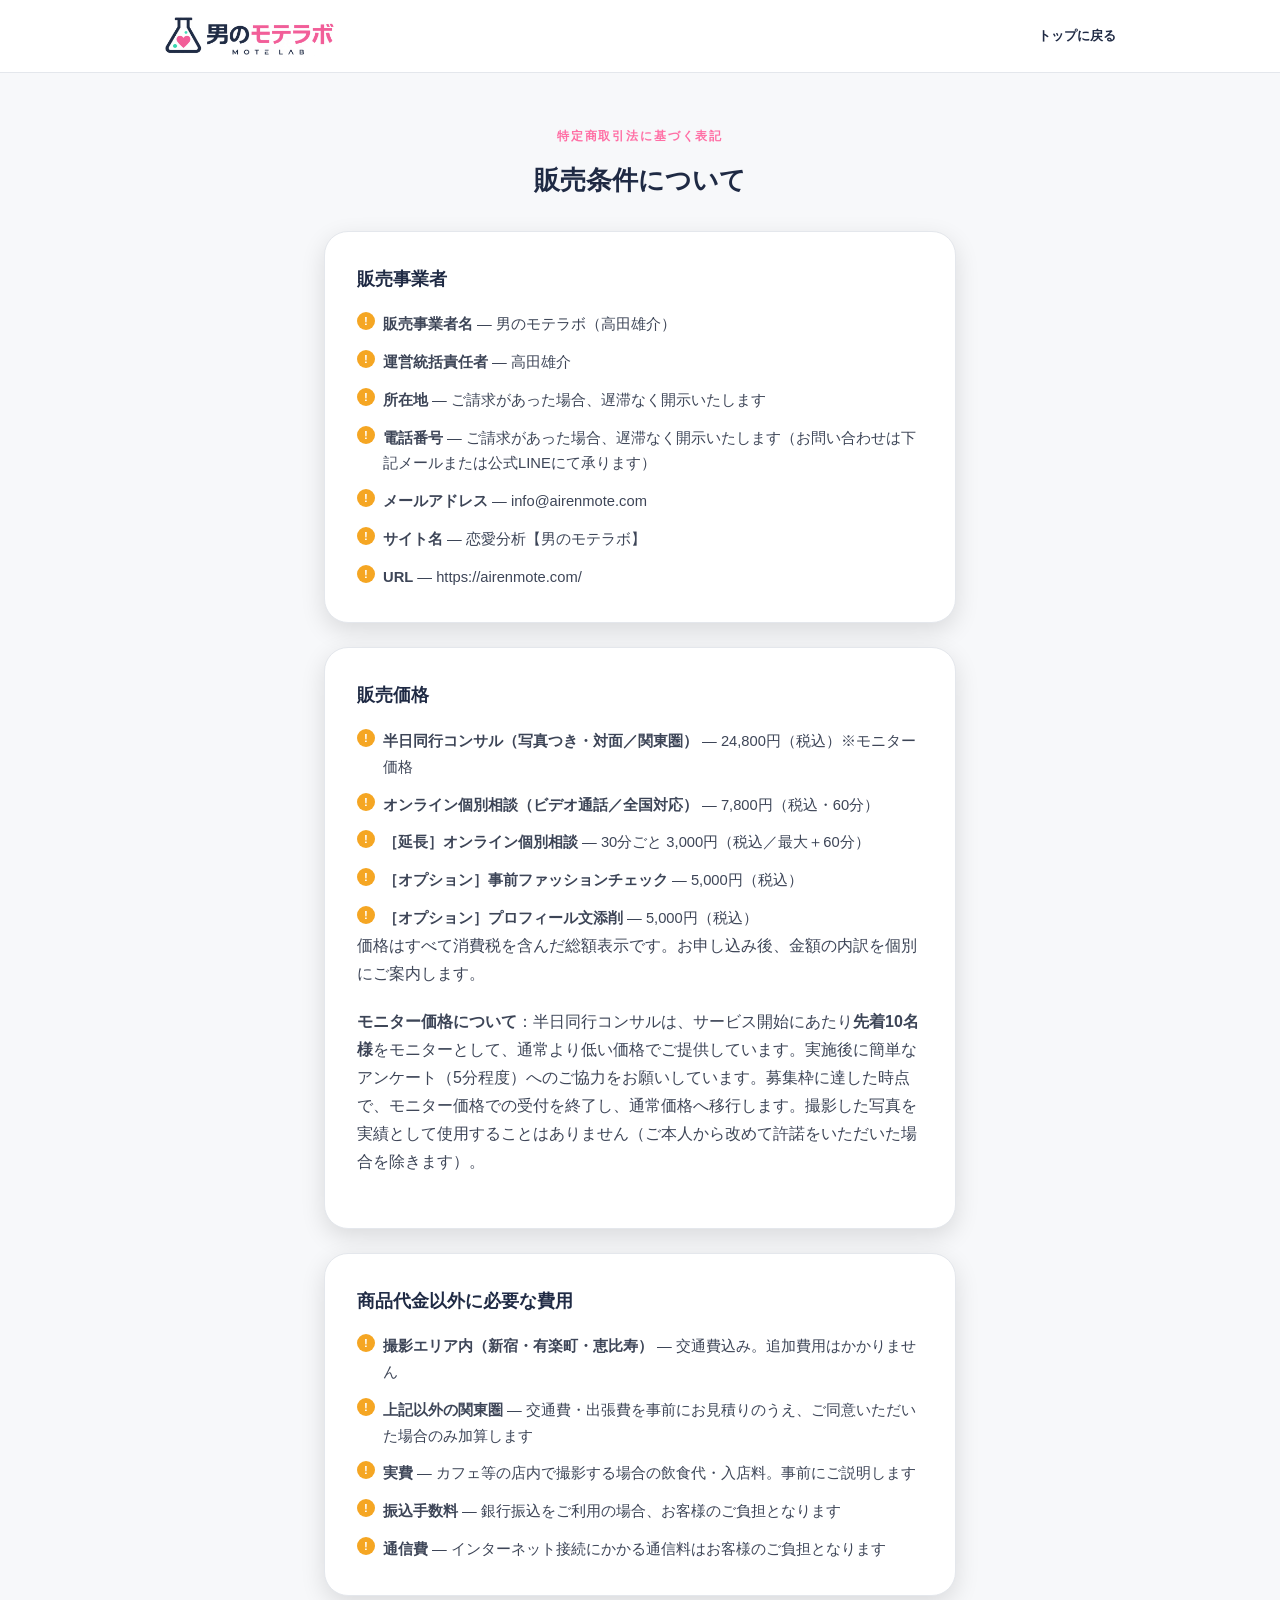
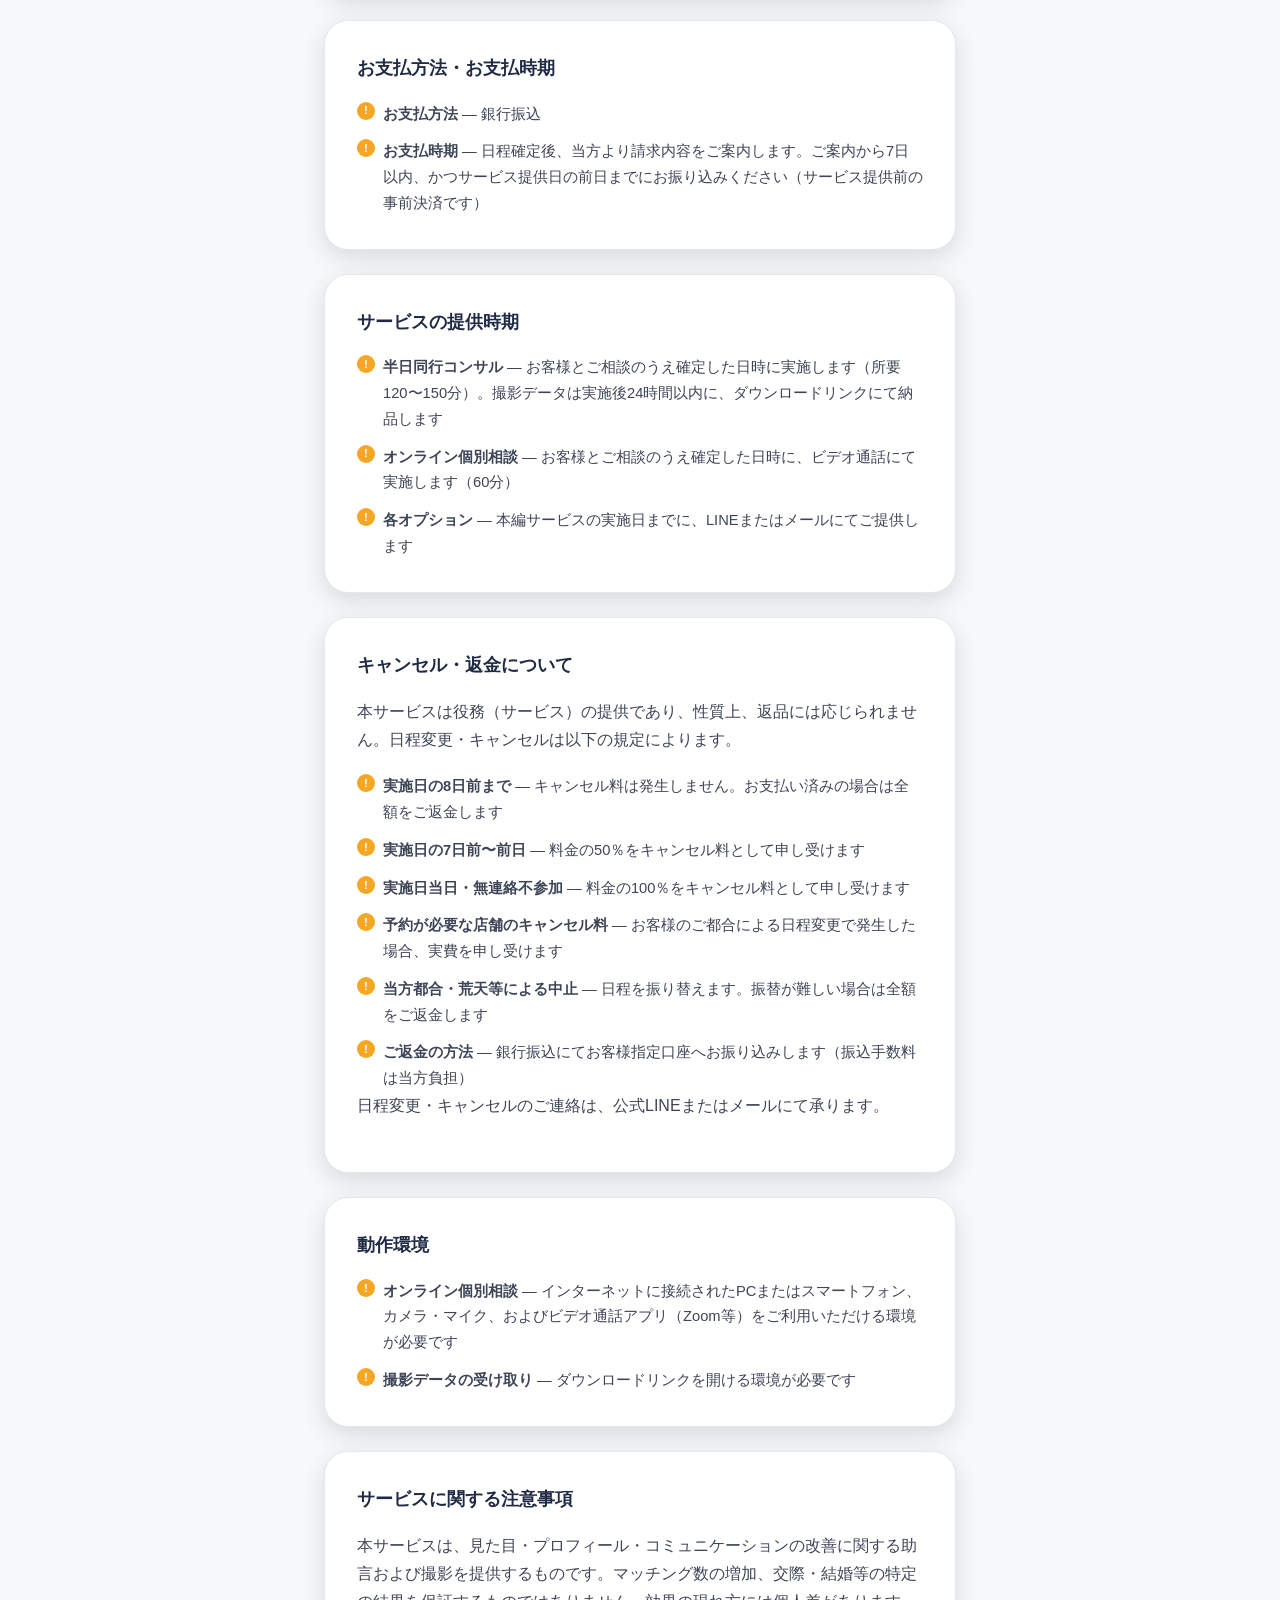
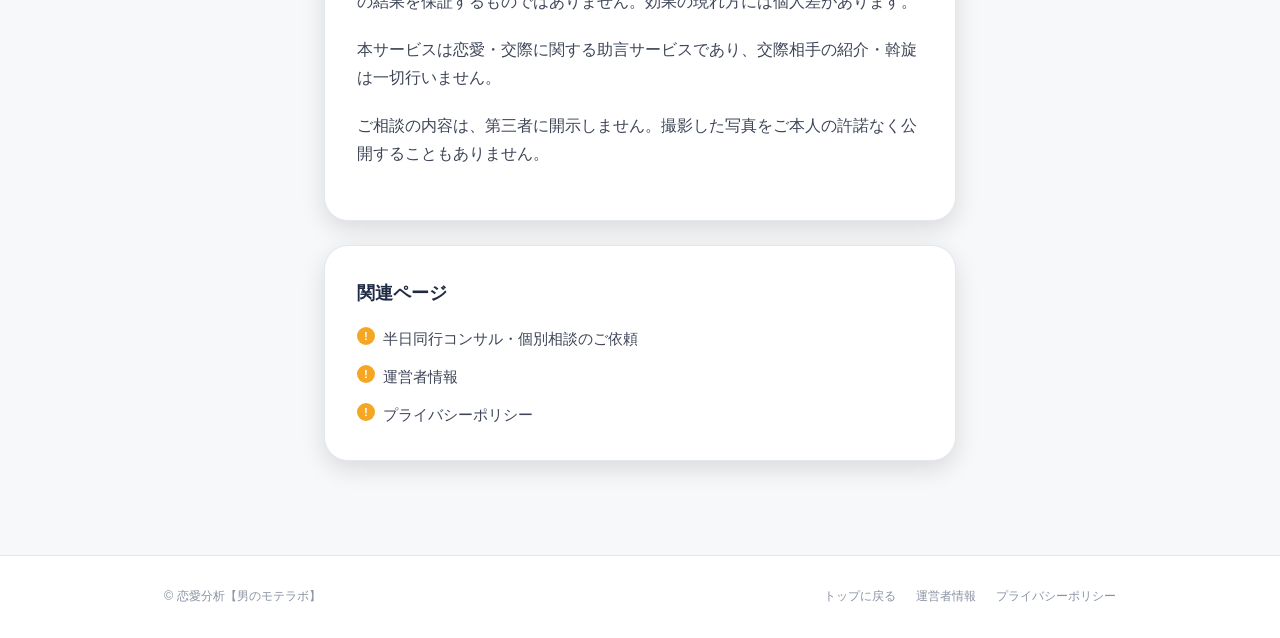
<file: tokushoho.html>
<!DOCTYPE html>
<html lang="ja">
<head>
<meta charset="UTF-8">
<meta name="viewport" content="width=device-width, initial-scale=1.0">
<title>特定商取引法に基づく表記｜恋愛分析【男のモテラボ】AIレン</title>
<link rel="canonical" href="https://airenmote.com/tokushoho">
<meta name="description" content="恋愛分析【男のモテラボ】の特定商取引法に基づく表記。販売事業者・料金・支払方法・提供時期・キャンセル規定のご案内。">
<link rel="stylesheet" href="style.css?v=20260926b">
<link rel="icon" href="/favicon.ico" sizes="48x48">
<link rel="icon" href="/favicon-96x96.png" type="image/png" sizes="96x96">
<link rel="apple-touch-icon" href="/apple-touch-icon.png">
<link rel="manifest" href="/site.webmanifest">
</head>
<body class="result-body">

<header class="result-header">
  <div class="container">
    <a href="/" class="logo-r logo-img" aria-label="男のモテラボ トップへ">
      <picture>
        <source srcset="images/logo-motelab-navy.webp?v=20260926" type="image/webp">
        <img src="images/logo-motelab-navy.png?v=20260926" alt="男のモテラボ MOTE LAB" width="640" height="150">
      </picture>
    </a>
    <a href="/" class="link-r">トップに戻る</a>
  </div>
</header>

<main class="result-main">
  <div class="container narrow">

    <section class="result-hero">
      <span class="result-eyebrow">特定商取引法に基づく表記</span>
      <h1 class="result-type" style="font-size:1.6rem;">販売条件について</h1>
    </section>

    <section class="result-card">
      <h2 class="result-h2">販売事業者</h2>
      <ul class="points-list">
        <li><b>販売事業者名</b> — 男のモテラボ（高田雄介）</li>
        <li><b>運営統括責任者</b> — 高田雄介</li>
        <li><b>所在地</b> — ご請求があった場合、遅滞なく開示いたします</li>
        <li><b>電話番号</b> — ご請求があった場合、遅滞なく開示いたします（お問い合わせは下記メールまたは公式LINEにて承ります）</li>
        <li><b>メールアドレス</b> — <!--email_off-->info@airenmote.com<!--/email_off--></li>
        <li><b>サイト名</b> — 恋愛分析【男のモテラボ】</li>
        <li><b>URL</b> — https://airenmote.com/</li>
      </ul>
    </section>

    <section class="result-card">
      <h2 class="result-h2">販売価格</h2>
      <ul class="points-list">
        <li><b>半日同行コンサル（写真つき・対面／関東圏）</b> — 24,800円（税込）※モニター価格</li>
        <li><b>オンライン個別相談（ビデオ通話／全国対応）</b> — 7,800円（税込・60分）</li>
        <li><b>［延長］オンライン個別相談</b> — 30分ごと 3,000円（税込／最大＋60分）</li>
        <li><b>［オプション］事前ファッションチェック</b> — 5,000円（税込）</li>
        <li><b>［オプション］プロフィール文添削</b> — 5,000円（税込）</li>
      </ul>
      <p class="result-lead">価格はすべて消費税を含んだ総額表示です。お申し込み後、金額の内訳を個別にご案内します。</p>

      <!-- ▼ モニター枠数は 10 で設定。変更する場合はこの段落の「先着10名様」を書き換えてください。
           条件のない「モニター価格」は単なる値引きの言い換えに見えるため、
           何をもってモニターなのかを明示しています。 -->
      <p class="result-lead"><b>モニター価格について</b>：半日同行コンサルは、サービス開始にあたり<b>先着10名様</b>をモニターとして、通常より低い価格でご提供しています。実施後に簡単なアンケート（5分程度）へのご協力をお願いしています。募集枠に達した時点で、モニター価格での受付を終了し、通常価格へ移行します。撮影した写真を実績として使用することはありません（ご本人から改めて許諾をいただいた場合を除きます）。</p>
    </section>

    <section class="result-card">
      <h2 class="result-h2">商品代金以外に必要な費用</h2>
      <ul class="points-list">
        <li><b>撮影エリア内（新宿・有楽町・恵比寿）</b> — 交通費込み。追加費用はかかりません</li>
        <li><b>上記以外の関東圏</b> — 交通費・出張費を事前にお見積りのうえ、ご同意いただいた場合のみ加算します</li>
        <li><b>実費</b> — カフェ等の店内で撮影する場合の飲食代・入店料。事前にご説明します</li>
        <li><b>振込手数料</b> — 銀行振込をご利用の場合、お客様のご負担となります</li>
        <li><b>通信費</b> — インターネット接続にかかる通信料はお客様のご負担となります</li>
      </ul>
    </section>

    <section class="result-card">
      <h2 class="result-h2">お支払方法・お支払時期</h2>

      <!-- ▼ 現在は銀行振込のみ。クレジットカード決済を導入したら、
              下の <ul> をコメントアウト側と入れ替えてください ▼ -->
      <ul class="points-list">
        <li><b>お支払方法</b> — 銀行振込</li>
        <li><b>お支払時期</b> — 日程確定後、当方より請求内容をご案内します。ご案内から7日以内、かつサービス提供日の前日までにお振り込みください（サービス提供前の事前決済です）</li>
      </ul>

      <!-- カード決済導入後は、上を削除してこちらを使用：
      <ul class="points-list">
        <li><b>お支払方法</b> — クレジットカード決済（VISA／Mastercard／JCB／AMEX／Diners）、銀行振込</li>
        <li><b>クレジットカード決済</b> — お申し込み後、当方よりお送りする決済ページからお支払いいただきます。ご請求日はご利用のカード会社の規定によります</li>
        <li><b>銀行振込</b> — ご案内から7日以内、かつサービス提供日の前日までにお振り込みください</li>
        <li><b>お支払時期</b> — いずれもサービス提供前の事前決済です</li>
      </ul>
      -->
    </section>

    <section class="result-card">
      <h2 class="result-h2">サービスの提供時期</h2>
      <ul class="points-list">
        <li><b>半日同行コンサル</b> — お客様とご相談のうえ確定した日時に実施します（所要 120〜150分）。撮影データは実施後24時間以内に、ダウンロードリンクにて納品します</li>
        <li><b>オンライン個別相談</b> — お客様とご相談のうえ確定した日時に、ビデオ通話にて実施します（60分）</li>
        <li><b>各オプション</b> — 本編サービスの実施日までに、LINEまたはメールにてご提供します</li>
      </ul>
    </section>

    <section class="result-card">
      <h2 class="result-h2">キャンセル・返金について</h2>
      <p class="result-lead">本サービスは役務（サービス）の提供であり、性質上、返品には応じられません。日程変更・キャンセルは以下の規定によります。</p>
      <ul class="points-list">
        <li><b>実施日の8日前まで</b> — キャンセル料は発生しません。お支払い済みの場合は全額をご返金します</li>
        <li><b>実施日の7日前〜前日</b> — 料金の50％をキャンセル料として申し受けます</li>
        <li><b>実施日当日・無連絡不参加</b> — 料金の100％をキャンセル料として申し受けます</li>
        <li><b>予約が必要な店舗のキャンセル料</b> — お客様のご都合による日程変更で発生した場合、実費を申し受けます</li>
        <li><b>当方都合・荒天等による中止</b> — 日程を振り替えます。振替が難しい場合は全額をご返金します</li>
        <li><b>ご返金の方法</b> — 銀行振込にてお客様指定口座へお振り込みします（振込手数料は当方負担）</li>
      </ul>
      <p class="result-lead">日程変更・キャンセルのご連絡は、公式LINEまたはメールにて承ります。</p>
    </section>

    <section class="result-card">
      <h2 class="result-h2">動作環境</h2>
      <ul class="points-list">
        <li><b>オンライン個別相談</b> — インターネットに接続されたPCまたはスマートフォン、カメラ・マイク、およびビデオ通話アプリ（Zoom等）をご利用いただける環境が必要です</li>
        <li><b>撮影データの受け取り</b> — ダウンロードリンクを開ける環境が必要です</li>
      </ul>
    </section>

    <section class="result-card">
      <h2 class="result-h2">サービスに関する注意事項</h2>
      <p class="result-lead">本サービスは、見た目・プロフィール・コミュニケーションの改善に関する助言および撮影を提供するものです。マッチング数の増加、交際・結婚等の特定の結果を保証するものではありません。効果の現れ方には個人差があります。</p>
      <p class="result-lead">本サービスは恋愛・交際に関する助言サービスであり、交際相手の紹介・斡旋は一切行いません。</p>
      <p class="result-lead">ご相談の内容は、第三者に開示しません。撮影した写真をご本人の許諾なく公開することもありません。</p>
    </section>

    <section class="result-card">
      <h2 class="result-h2">関連ページ</h2>
      <ul class="points-list">
        <li><a href="/consultation">半日同行コンサル・個別相談のご依頼</a></li>
        <li><a href="/about">運営者情報</a></li>
        <li><a href="/privacy">プライバシーポリシー</a></li>
      </ul>
    </section>

  </div>
</main>

<footer class="result-footer">
  <div class="container">
    <div>© 恋愛分析【男のモテラボ】</div>
    <div class="foot-links">
      <a href="/">トップに戻る</a>
      <a href="/about">運営者情報</a>
      <a href="/privacy">プライバシーポリシー</a>
    </div>
  </div>
</footer>

<script src="analytics.js?v=20260916" defer></script>
</body>
</html>
</file>
<file: style.css>
/* ============================================
   恋愛分析【男のモテラボ】公式サイト 本番スタイル
   トップ(ハブ)・診断ページ = カジュアル/親しみトーン
   カラーパレットは確定ブランドカラー(モックアップ由来)を維持
   ============================================ */

:root{
  /* カジュアルトーン（トップ・診断） */
  --c-bg-dark: #191225;
  --c-bg-dark2: #241a35;
  --c-bg-dark3: #2c2040;
  --c-pink: #ff6fa5;
  --c-pink-light: #ffd1e3;
  --c-emerald: #37e8b0;
  --c-cream: #fff8f2;

  /* 信頼トーン（結果ページ用・将来利用） */
  --c-trust-bg: #f7f8fa;
  --c-trust-card: #ffffff;
  --c-trust-line: #e4e7ec;
  --c-trust-navy: #1f2a44;
  --c-trust-accent: #ff6fa5;
  --c-trust-good: #2fbf85;
  --c-trust-mid: #f5a623;
  --c-trust-bad: #e05a5a;

  --c-muted: #a599b8;
  --c-muted2: #c9c2d6;
  --radius: 18px;
  --radius-lg: 24px;
  --shadow-soft: 0 8px 24px rgba(0,0,0,.12);
  --maxw: 1000px;
}

*{ box-sizing:border-box; margin:0; padding:0; }
html{ scroll-behavior:smooth; }
body{
  font-family:"Hiragino Maru Gothic ProN","Hiragino Sans","Yu Gothic",sans-serif;
  background:var(--c-bg-dark);
  color:var(--c-cream);
  line-height:1.75;
  -webkit-font-smoothing:antialiased;
}
img,svg{ display:block; max-width:100%; height:auto; }
a{ text-decoration:none; color:inherit; }
button{ font-family:inherit; cursor:pointer; border:none; background:none; }
.container{ max-width:var(--maxw); margin:0 auto; padding:0 24px; }
.narrow{ max-width:680px; }

/* ---------- ヘッダー ---------- */
.site-header{
  position:sticky; top:0; z-index:50;
  background:linear-gradient(180deg, #221833, #1b1229);
  backdrop-filter:blur(8px);
  border-bottom:2px solid rgba(255,111,165,.35);
  box-shadow:0 4px 18px rgba(0,0,0,.35);
  padding:14px 0;
}
.site-header .container{ display:flex; align-items:center; justify-content:space-between; }
.logo{ font-weight:900; color:var(--c-cream); font-size:1.15rem; letter-spacing:.02em; }
.logo span{ color:var(--c-pink); }
.nav-links{ display:flex; gap:10px; flex-wrap:wrap; justify-content:flex-end; }
.nav-links a{
  color:#f0eaf8; font-size:.82rem; font-weight:700;
  white-space:nowrap;
  padding:7px 14px; border-radius:999px;
  transition:background .15s, color .15s;
}
.nav-links a:nth-child(odd){
  background:rgba(255,111,165,.16);
  border:1px solid rgba(255,111,165,.4);
}
.nav-links a:nth-child(even){
  background:rgba(55,232,176,.13);
  border:1px solid rgba(55,232,176,.35);
}
.nav-links a:last-child{
  background:rgba(255,111,165,.85);
  border:1px solid var(--c-pink);
  color:#fff;
}
.nav-links a:hover{ background:rgba(255,111,165,.35); color:#fff; }
@media (max-width:560px){
  .site-header{ padding:10px 0; }
  .site-header .container{ flex-wrap:wrap; row-gap:8px; padding:0 12px; }
  .logo{ width:100%; font-size:1rem; }
  .nav-links{ gap:5px; width:100%; max-width:100%; justify-content:flex-start; }
  .nav-links a{ font-size:.7rem; padding:5px 8px; }
}

/* ---------- ボタン ---------- */
.btn-primary{
  display:inline-flex; align-items:center; gap:8px;
  background:linear-gradient(135deg,var(--c-pink),#ff9ac2);
  color:#fff; font-weight:800;
  padding:16px 34px; border-radius:999px;
  box-shadow:0 10px 26px rgba(255,111,165,.4);
  font-size:1rem;
  transition:transform .15s ease, box-shadow .15s ease;
}
.btn-primary:hover{ transform:translateY(-2px); box-shadow:0 14px 30px rgba(255,111,165,.5); }
.btn-primary.big{ padding:20px 46px; font-size:1.1rem; }
.btn-outline{
  display:inline-flex; align-items:center; gap:8px;
  border:2px solid var(--c-pink);
  color:var(--c-pink);
  font-weight:800;
  padding:12px 28px;
  border-radius:999px;
  transition:background .15s, color .15s;
}
.btn-outline:hover{ background:var(--c-pink); color:#fff; }
.btn-outline.big{ padding:18px 34px; font-size:1rem; }
.btn-ghost{
  display:inline-flex; align-items:center; gap:6px;
  color:var(--c-muted2); font-weight:700; font-size:.9rem;
  padding:12px 20px; border-radius:999px;
  border:1px solid rgba(255,255,255,.16);
  transition:.15s;
}
.btn-ghost:hover{ border-color:var(--c-pink); color:#fff; }

/* ---------- セクション共通 ---------- */
.section{ padding:76px 0; }
.section-alt{ background:var(--c-bg-dark2); }
.section-title{
  text-align:center;
  font-size:1.55rem; font-weight:900;
  line-height:1.5; margin-bottom:10px;
}
.section-title small{
  display:block;
  font-size:.72rem; color:var(--c-pink);
  letter-spacing:.2em; margin-bottom:12px; font-weight:800;
}
.section-lead{ text-align:center; color:var(--c-muted); margin-bottom:46px; font-size:.92rem; }

.cast-title-row{
  display:flex; align-items:center; justify-content:center; gap:18px;
}
.cast-title-row .section-title{ margin-bottom:10px; }
.cast-deco{
  width:170px; height:auto; flex:none;
  filter:drop-shadow(0 10px 24px rgba(55,232,176,.18));
}
@media (max-width:760px){ .cast-deco{ width:96px; } }
@media (max-width:520px){
  .cast-title-row{ gap:6px; }
  .cast-deco{ width:74px; }
  .cast-title-row .section-title{ font-size:1.18rem; }
}

/* ---------- ヒーロー ---------- */
.hero{
  background:radial-gradient(ellipse at 30% 15%, var(--c-bg-dark3), var(--c-bg-dark) 68%);
  padding:76px 0 92px;
  text-align:center;
  position:relative;
  overflow:hidden;
}
.hero::before{
  content:""; position:absolute; inset:0;
  background:radial-gradient(circle at 80% 90%, rgba(55,232,176,.10), transparent 45%);
  pointer-events:none;
}
.hero .container{ position:relative; z-index:1; }
.tagline{
  display:inline-block;
  background:rgba(255,111,165,.15);
  color:var(--c-pink-light);
  border:1px solid rgba(255,111,165,.4);
  padding:7px 18px; border-radius:999px;
  font-size:.8rem; margin-bottom:22px;
}
.hero h1{
  font-size:2.5rem; font-weight:900;
  line-height:1.45; margin-bottom:18px;
}
.hero h1 .accent{ color:var(--c-pink); }
.hero h1 .em{ color:var(--c-emerald); }
.hero p.sub{ color:var(--c-muted2); font-size:1.02rem; margin-bottom:36px; }
.hero-fork-label{ font-size:.85rem; color:var(--c-muted2); margin-bottom:14px; font-weight:700; }
.hero-cta{ display:flex; gap:16px; justify-content:center; flex-wrap:wrap; align-items:center; }
.hero-note{ margin-top:18px; font-size:.78rem; color:var(--c-muted); }

/* ---------- 解説動画 ---------- */
.video-embed{
  position:relative; width:100%; padding-top:56.25%;
  border-radius:var(--radius-lg); overflow:hidden;
  box-shadow:var(--shadow-soft);
  background:#000;
}
.video-embed iframe,
.video-embed video{
  position:absolute; inset:0; width:100%; height:100%; border:0;
  object-fit:contain; background:#000; display:block;
}
.video-note{ text-align:center; color:var(--c-muted); font-size:.85rem; margin-top:20px; }
.video-cta{ text-align:center; margin-top:18px; }

/* ---------- ヒーロー内の運営者動画 ---------- */
.hero-video{
  max-width:720px; margin:0 auto 40px;
  text-align:left;
}
.hero-video-head{ text-align:center; margin-bottom:22px; }
.hero-video-head small{
  display:block; font-size:.72rem; color:var(--c-emerald);
  letter-spacing:.2em; margin-bottom:10px; font-weight:800;
}
.hero-video-head h2{
  font-size:1.35rem; font-weight:900; line-height:1.5; margin:0 0 10px;
}
.hero-video-lead{ color:var(--c-muted2); font-size:.92rem; line-height:1.8; margin:0 0 12px; }
.video-meta{
  display:inline-flex; align-items:center; gap:8px;
  font-size:.76rem; color:var(--c-muted);
  border:1px solid rgba(255,255,255,.14); border-radius:999px;
  padding:5px 14px; margin:0;
}
.video-dur{ color:var(--c-pink-light); font-weight:700; }
.video-sep{ opacity:.4; }

.video-chapters{
  margin-top:16px;
  background:rgba(255,255,255,.04);
  border:1px solid rgba(255,255,255,.1);
  border-radius:var(--radius);
  padding:2px 18px;
}
.video-chapters summary{
  cursor:pointer; padding:14px 0;
  font-size:.86rem; font-weight:700; color:var(--c-muted2);
  list-style:none;
}
.video-chapters summary::-webkit-details-marker{ display:none; }
.video-chapters summary::before{ content:"＋ "; color:var(--c-pink); }
.video-chapters[open] summary::before{ content:"− "; }
.video-chapters ul{ list-style:none; margin:0 0 14px; padding:0; }
.video-chapters li{
  display:flex; align-items:baseline; gap:12px;
  padding:9px 0; border-top:1px solid rgba(255,255,255,.07);
  font-size:.88rem; line-height:1.6;
}
.video-chapters li button{
  flex:none; min-width:3.4em;
  font-family:inherit; font-size:.82rem; font-weight:700;
  color:var(--c-pink); background:none; border:none; padding:0;
  cursor:pointer; text-align:left;
}
.video-chapters li button:hover{ text-decoration:underline; }
.video-chapters li span{ color:var(--c-muted2); }

@media (max-width:520px){
  .hero-video-head h2{ font-size:1.12rem; }
  .hero-video-lead{ font-size:.86rem; }
  .video-chapters li{ font-size:.82rem; gap:10px; }
}

.hero-avatars{
  display:flex; justify-content:center; gap:48px;
  margin:44px 0 8px; flex-wrap:wrap;
}
.avatar-card{ text-align:center; }
.avatar-card svg{ filter:drop-shadow(0 8px 18px rgba(0,0,0,.35)); }
.avatar-img{
  width:118px; height:118px; object-fit:cover; border-radius:50%;
  background:#241a35; border:2px solid #ff6fa5;
  filter:drop-shadow(0 8px 18px rgba(0,0,0,.35));
}
.avatar-card:nth-child(2) .avatar-img{ border-color:#5b6b8c; }
.avatar-name{ margin-top:12px; font-size:.9rem; color:var(--c-pink-light); font-weight:800; }
.avatar-role{ font-size:.72rem; color:var(--c-muted); }
@media (max-width:600px){ .hero h1{ font-size:1.85rem; } .hero-avatars{ gap:28px; } }

/* ---------- あるある(共感) ---------- */
.speech-grid{
  display:grid; grid-template-columns:repeat(3,1fr); gap:20px;
}
.speech-bubble{
  background:var(--c-bg-dark3);
  border:1px solid rgba(255,255,255,.08);
  border-radius:var(--radius);
  padding:24px 22px 22px;
  position:relative;
}
.speech-bubble::after{
  content:""; position:absolute; left:30px; bottom:-9px;
  width:18px; height:18px; background:var(--c-bg-dark3);
  border-right:1px solid rgba(255,255,255,.08);
  border-bottom:1px solid rgba(255,255,255,.08);
  transform:rotate(45deg);
}
.speech-bubble p{ font-size:.95rem; color:#e6dff2; }
.bubble-face{
  float:left; width:76px; height:76px; border-radius:50%; object-fit:cover;
  margin:0 14px 4px 0;
  border:2px solid rgba(255,255,255,.18);
}
.speech-bubble{ min-height:128px; }
.aruaru-foot{ text-align:center; margin-top:38px; color:var(--c-muted2); font-size:.9rem; }
.aruaru-ren{
  display:flex; align-items:center; justify-content:center; gap:16px;
  margin-top:16px; flex-wrap:wrap;
}
.aruaru-ren .bubble-face{ float:none; margin:0; border-color:var(--c-pink); background:#fff; }
.aruaru-ren b{ color:var(--c-pink); font-size:1rem; }

/* ---------- キャラ紹介 ---------- */
.char-grid{ display:grid; grid-template-columns:1fr 1fr; gap:24px; }
.char-card{
  display:flex; gap:22px; align-items:center;
  background:linear-gradient(135deg,var(--c-bg-dark2),var(--c-bg-dark3));
  border:1px solid rgba(255,111,165,.22);
  border-radius:var(--radius-lg);
  padding:28px;
}
.char-card.yuu{ border-color:rgba(91,107,140,.4); }
.char-card-img{ flex:none; width:130px; height:180px; object-fit:contain; }
.char-card:not(.yuu) .char-card-img{ width:117px; height:162px; }
.char-card h3{ font-size:1.15rem; margin-bottom:2px; color:var(--c-cream); }
.char-card .tag{
  display:inline-block; font-size:.7rem; font-weight:800;
  color:var(--c-pink); margin-bottom:10px;
}
.char-card.yuu .tag{ color:#9db4dd; }
.char-card p{ font-size:.86rem; color:var(--c-muted2); }
.char-card .quote{
  margin-top:12px; font-size:.85rem; color:#efe7f7;
  border-left:3px solid var(--c-pink); padding-left:12px; font-style:italic;
}
.char-card.yuu .quote{ border-left-color:#5b6b8c; }

/* ---------- 提供価値 ---------- */
.value-grid{ display:grid; grid-template-columns:repeat(3,1fr); gap:22px; }
.value-item{
  background:var(--c-bg-dark2);
  border:1px solid rgba(255,255,255,.07);
  border-radius:var(--radius);
  padding:28px 24px; text-align:center;
}
.value-item .ico{
  width:56px; height:56px; margin:0 auto 16px;
  display:flex; align-items:center; justify-content:center;
  border-radius:16px;
  background:rgba(255,111,165,.14);
}
.value-item h4{ font-size:1rem; color:var(--c-pink-light); margin-bottom:8px; }
.value-item p{ font-size:.84rem; color:var(--c-muted2); }
.value-quote{
  margin-top:40px; text-align:center;
  font-size:1.05rem; font-weight:800; color:var(--c-cream);
}
.value-quote span{ color:var(--c-pink); }

/* ---------- SNSリンク ---------- */
.sns-grid{
  display:grid; grid-template-columns:repeat(5,1fr); gap:16px;
}
.sns-card{
  display:flex; flex-direction:column; align-items:center; gap:10px;
  background:var(--c-bg-dark2);
  border:1px solid rgba(255,255,255,.08);
  border-radius:var(--radius);
  padding:26px 16px; text-align:center;
  transition:transform .15s, border-color .15s, background .15s;
}
.sns-card:hover{ transform:translateY(-3px); border-color:var(--c-pink); background:var(--c-bg-dark3); }
.sns-card .sns-ico{ width:40px; height:40px; }
.sns-card .sns-name{ font-weight:800; font-size:.9rem; color:var(--c-cream); }
.sns-card .sns-handle{ font-size:.74rem; color:var(--c-muted); }

/* ---------- CTAバンド ---------- */
.cta-band{
  text-align:center; padding:80px 0;
  background:linear-gradient(135deg,var(--c-bg-dark3),var(--c-bg-dark));
  border-top:1px solid rgba(255,111,165,.18);
}
.cta-band h2{ font-size:1.7rem; margin-bottom:12px; }
.cta-band p{ color:var(--c-muted2); margin-bottom:30px; font-size:.95rem; }

/* ---------- 共通LINE CTA（記事ページ用・複数箇所に設置する） ---------- */
.line-cta{
  background:linear-gradient(135deg,#2b2140,#3b2a52);
  border:1px solid rgba(255,111,165,.45);
  border-radius:var(--radius-lg);
  box-shadow:var(--shadow-soft);
  padding:28px 24px; margin-bottom:24px; text-align:center;
}
.line-cta .line-cta-tag{
  display:inline-block; font-size:.72rem; font-weight:900; letter-spacing:.06em;
  color:var(--c-pink-light); margin-bottom:8px;
}
.line-cta h3{ font-size:1.08rem; font-weight:900; color:var(--c-cream); margin-bottom:10px; line-height:1.65; }
.line-cta p{ font-size:.88rem; color:var(--c-muted2); margin-bottom:20px; }
.line-cta .btn-primary{ display:inline-block; }
.line-cta .line-cta-note{ font-size:.76rem; color:var(--c-muted); margin:12px 0 0; }
.line-cta.slim{ padding:22px 24px; }
.line-cta.on-dark{ background:rgba(255,255,255,.05); border-color:rgba(255,111,165,.5); }
.line-cta.slim h3{ font-size:.98rem; margin-bottom:16px; }

/* ---------- フッター ---------- */
.site-footer{
  background:#0f0a17; color:#8a7f9c;
  padding:36px 0; font-size:.78rem;
}
.site-footer .container{
  display:flex; justify-content:space-between; align-items:center; gap:16px; flex-wrap:wrap;
}
.site-footer .foot-links{ display:flex; gap:20px; }
.site-footer .foot-links a:hover{ color:var(--c-pink); }

/* ============================================
   診断ページ
   ============================================ */
.diag-body{
  min-height:100vh;
  background:radial-gradient(ellipse at 70% 0%, var(--c-bg-dark3), var(--c-bg-dark) 60%);
}
.diag-main{ padding:26px 0 70px; }

.progress-wrap{ margin-bottom:26px; }
.progress-track{
  height:9px; background:rgba(255,255,255,.1);
  border-radius:999px; overflow:hidden;
}
.progress-fill{
  height:100%; width:12.5%;
  background:linear-gradient(90deg,var(--c-pink),var(--c-emerald));
  border-radius:999px;
  transition:width .35s ease;
}
.progress-label{
  display:flex; justify-content:space-between; align-items:center;
  font-size:.76rem; color:var(--c-muted); margin-top:8px;
}
.progress-label b{ color:var(--c-pink-light); }

/* レンのナビ吹き出し */
.ren-nav{ display:flex; gap:14px; align-items:flex-start; margin-bottom:26px; }
.ren-nav .mini-avatar{ width:52px; height:52px; flex:none; object-fit:contain; }
.ren-nav .bubble{
  background:var(--c-bg-dark2);
  border:1px solid rgba(255,111,165,.3);
  border-top-left-radius:4px; border-radius:18px;
  padding:16px 20px; font-size:.95rem; color:#efe7f7;
}
.ren-nav .bubble .side{ display:block; color:var(--c-muted); font-size:.8rem; margin-top:6px; }

/* 質問 */
.q-card{ margin-bottom:20px; }
.q-num{ font-size:.78rem; color:var(--c-emerald); font-weight:800; letter-spacing:.08em; margin-bottom:8px; }
.q-text{ font-size:1.3rem; font-weight:900; line-height:1.5; margin-bottom:22px; color:var(--c-cream); }

.choice-list{ display:flex; flex-direction:column; gap:12px; }
.choice-btn{
  display:flex; align-items:center; gap:14px;
  background:rgba(255,255,255,.05);
  border:1.5px solid rgba(255,255,255,.14);
  color:#fff;
  padding:18px 20px;
  border-radius:14px;
  font-size:.96rem;
  text-align:left;
  width:100%;
  transition:.15s;
}
.choice-btn:hover{ background:rgba(255,111,165,.16); border-color:var(--c-pink); transform:translateX(2px); }
.choice-btn.selected{ background:rgba(255,111,165,.22); border-color:var(--c-pink); }
.choice-btn .key{
  flex:none; width:30px; height:30px; border-radius:8px;
  background:rgba(255,255,255,.08);
  display:flex; align-items:center; justify-content:center;
  font-weight:900; font-size:.85rem; color:var(--c-pink-light);
}
.choice-btn.selected .key{ background:var(--c-pink); color:#fff; }

/* 診断ナビ操作 */
.diag-controls{ display:flex; justify-content:space-between; align-items:center; margin-top:30px; }
.diag-controls .spacer{ flex:1; }

/* 完了ローディング */
.diag-finish{ text-align:center; padding:50px 0; }
.diag-finish .mini-avatar{ width:80px; height:80px; margin:0 auto 20px; }
.diag-finish h2{ font-size:1.4rem; margin-bottom:10px; }
.diag-finish p{ color:var(--c-muted2); font-size:.92rem; margin-bottom:26px; }
.spinner{
  width:38px; height:38px; margin:0 auto 24px;
  border:4px solid rgba(255,255,255,.15);
  border-top-color:var(--c-pink);
  border-radius:50%;
  animation:spin .8s linear infinite;
}
@keyframes spin{ to{ transform:rotate(360deg); } }

@media (max-width:600px){
  .q-text{ font-size:1.12rem; }
  .diag-main{ padding-top:18px; }
}

/* ============================================
   結果ページ（信頼・比較トーン）
   ============================================ */
.result-body{ background:var(--c-trust-bg); color:#2b3242; }

.result-header{
  background:var(--c-trust-card);
  border-bottom:1px solid var(--c-trust-line);
  padding:16px 0;
}
.result-header .container{ display:flex; align-items:center; justify-content:space-between; }
.logo-r{ font-weight:900; color:var(--c-trust-navy); font-size:1.1rem; }
.logo-r span{ color:var(--c-trust-accent); }
.link-r{ font-size:.82rem; font-weight:700; color:var(--c-trust-navy); }
.link-r:hover{ color:var(--c-trust-accent); }

.result-main{ padding:48px 0 70px; }

.result-hero{ text-align:center; margin-bottom:28px; }
.result-eyebrow{
  display:inline-block; font-size:.78rem; font-weight:800;
  color:var(--c-trust-accent); letter-spacing:.15em; margin-bottom:10px;
}
.result-type{
  font-size:2rem; font-weight:900; color:var(--c-trust-navy); margin-bottom:14px;
}
.result-catch{ font-size:1.05rem; color:#5a6478; font-weight:700; }

.result-card{
  background:var(--c-trust-card);
  border:1px solid var(--c-trust-line);
  border-radius:var(--radius-lg);
  box-shadow:var(--shadow-soft);
  padding:32px;
  margin-bottom:24px;
}
.result-lead{ font-size:1rem; color:#3d4557; margin-bottom:20px; }
.ren-quote{
  background:#fff5f9;
  border-left:4px solid var(--c-trust-accent);
  border-radius:10px;
  padding:16px 20px;
}
.ren-quote-label{ display:block; font-size:.72rem; font-weight:900; color:var(--c-trust-accent); margin-bottom:4px; }
.ren-quote p{ font-size:.95rem; color:#3d4557; font-weight:700; }

.result-h2{ font-size:1.1rem; font-weight:900; color:var(--c-trust-navy); margin-bottom:18px; }
.points-list{ list-style:none; display:flex; flex-direction:column; gap:12px; }
.points-list li{
  position:relative; padding-left:26px; font-size:.92rem; color:#3d4557;
}
.points-list li::before{
  content:"!"; position:absolute; left:0; top:0;
  width:18px; height:18px; border-radius:50%;
  background:var(--c-trust-mid); color:#fff;
  font-size:.72rem; font-weight:900;
  display:flex; align-items:center; justify-content:center;
}

.branch-grid{ display:grid; grid-template-columns:1fr 1fr; gap:20px; margin-top:8px; }
.branch-card{
  background:var(--c-trust-card);
  border:1px solid var(--c-trust-line);
  border-radius:var(--radius-lg);
  padding:28px;
}
.branch-card-accent{
  background:linear-gradient(160deg,#241a35,#2c2040);
  border-color:transparent;
}
.branch-tag{
  display:inline-block; font-size:.72rem; font-weight:800;
  color:var(--c-trust-accent); margin-bottom:10px;
}
.branch-tag-accent{ color:var(--c-pink-light); }
.branch-card h3{ font-size:1.08rem; color:var(--c-trust-navy); margin-bottom:10px; }
.branch-card-accent h3{ color:var(--c-cream); }
.branch-desc{ font-size:.86rem; color:#5a6478; margin-bottom:20px; }
.branch-card-accent .branch-desc{ color:var(--c-muted2); }

.app-reco{
  background:var(--c-trust-bg);
  border:1px solid var(--c-trust-line);
  border-radius:14px;
  padding:18px 20px;
  margin-bottom:14px;
}
.app-reco-name{ font-size:1.05rem; font-weight:900; color:var(--c-trust-navy); margin-bottom:8px; }
.app-reco-reason{ font-size:.86rem; color:#5a6478; margin-bottom:16px; }

.pr-disclosure{
  display:flex; align-items:center; gap:8px;
  font-size:.72rem; color:#8a92a3;
}
.pr-badge{
  display:inline-block; font-size:.68rem; font-weight:900;
  color:#fff; background:#8a92a3;
  padding:2px 8px; border-radius:5px;
}

.result-footer{
  background:var(--c-trust-card);
  border-top:1px solid var(--c-trust-line);
  padding:30px 0; font-size:.78rem; color:#8a92a3;
}
.result-footer .container{ display:flex; justify-content:space-between; align-items:center; gap:16px; flex-wrap:wrap; }
.result-footer .foot-links{ display:flex; gap:20px; }
.result-footer .foot-links a:hover{ color:var(--c-trust-accent); }

@media (max-width:720px){
  .branch-grid{ grid-template-columns:1fr; }
}

/* ---------- 個別相談フォーム ---------- */
.form-field{ margin-bottom:22px; }
.form-label{
  display:block; font-size:.86rem; font-weight:800;
  color:var(--c-trust-navy); margin-bottom:8px;
}
.form-label .req{
  display:inline-block; font-size:.65rem; font-weight:900;
  color:#fff; background:var(--c-trust-accent);
  padding:2px 7px; border-radius:5px; margin-left:8px;
  vertical-align:middle;
}
.form-input, .form-textarea{
  width:100%; font-family:inherit; font-size:.92rem; color:#2b3242;
  background:var(--c-trust-bg);
  border:1.5px solid var(--c-trust-line);
  border-radius:10px; padding:12px 14px;
  transition:border-color .15s;
}
.form-input:focus, .form-textarea:focus{ outline:none; border-color:var(--c-trust-accent); }
.form-textarea{ resize:vertical; }
select.form-input{ cursor:pointer; }

.form-radio-group, .form-checkbox-group{ display:flex; flex-direction:column; gap:10px; }
.form-radio, .form-check{
  display:flex; align-items:center; gap:10px;
  font-size:.9rem; color:#3d4557;
  background:var(--c-trust-bg);
  border:1.5px solid var(--c-trust-line);
  border-radius:10px; padding:12px 14px;
  cursor:pointer;
}
.form-radio input, .form-check input{ width:16px; height:16px; flex:none; }

.form-error{ margin-top:14px; font-size:.85rem; color:var(--c-trust-bad); font-weight:700; }

.form-success{ text-align:center; padding:20px 0; }
.form-success h3{ font-size:1.2rem; color:var(--c-trust-navy); margin-bottom:10px; }
.form-success p{ font-size:.9rem; color:#5a6478; }

/* ---------- レスポンシブ ---------- */
@media (max-width:820px){
  .value-grid{ grid-template-columns:1fr; }
  .sns-grid{ grid-template-columns:1fr 1fr; }
}
@media (max-width:720px){
  .section{ padding:60px 0; }
  .speech-grid{ grid-template-columns:1fr; }
  .char-grid{ grid-template-columns:1fr; }
  .speech-bubble::after{ display:none; }
  .char-card{ align-items:center; gap:16px; padding:22px 18px; }
  .char-card-img{ width:150px; height:220px; }
  .char-card:not(.yuu) .char-card-img{ width:135px; height:198px; }
}

/* ============================================
   LINE登録特典バナー（7大特典）
   ============================================ */
.tokuten-banner{
  display:block;
  width:100%;
  max-width:640px;
  margin:0 auto 20px;
  border-radius:14px;
  overflow:hidden;
  line-height:0;
  border:1px solid rgba(255,111,165,.45);
  box-shadow:0 10px 30px rgba(255,111,165,.20);
  transition:transform .2s ease, box-shadow .2s ease;
}
.tokuten-banner img{ width:100%; height:auto; display:block; }
.tokuten-banner:hover{ transform:translateY(-2px); box-shadow:0 14px 36px rgba(255,111,165,.32); }
.line-cta .tokuten-banner{ margin-bottom:20px; }
@media (max-width:600px){
  .tokuten-banner{ margin-bottom:16px; border-radius:12px; }
}

/* ---------- 新ロゴ（2026-09-26） ---------- */
.logo-img{ display:block; line-height:0; flex-shrink:0; }
.logo-img img{ height:46px; width:auto; }
.hero--logo{ padding-top:28px; }
.hero-airen{ margin:0 auto 12px; width:min(340px, 78%); }
.result-header .logo-img img{ height:40px; }
.hero-airen img{ width:100%; height:auto; filter:drop-shadow(0 6px 22px rgba(255,111,165,.25)); }
@media (max-width:560px){
  .logo-img{ width:auto; }
  .logo-img img{ height:36px; }
  .result-header .logo-img img{ height:32px; }
  .hero-airen{ width:min(250px, 70%); margin-bottom:10px; }
}
</file>
